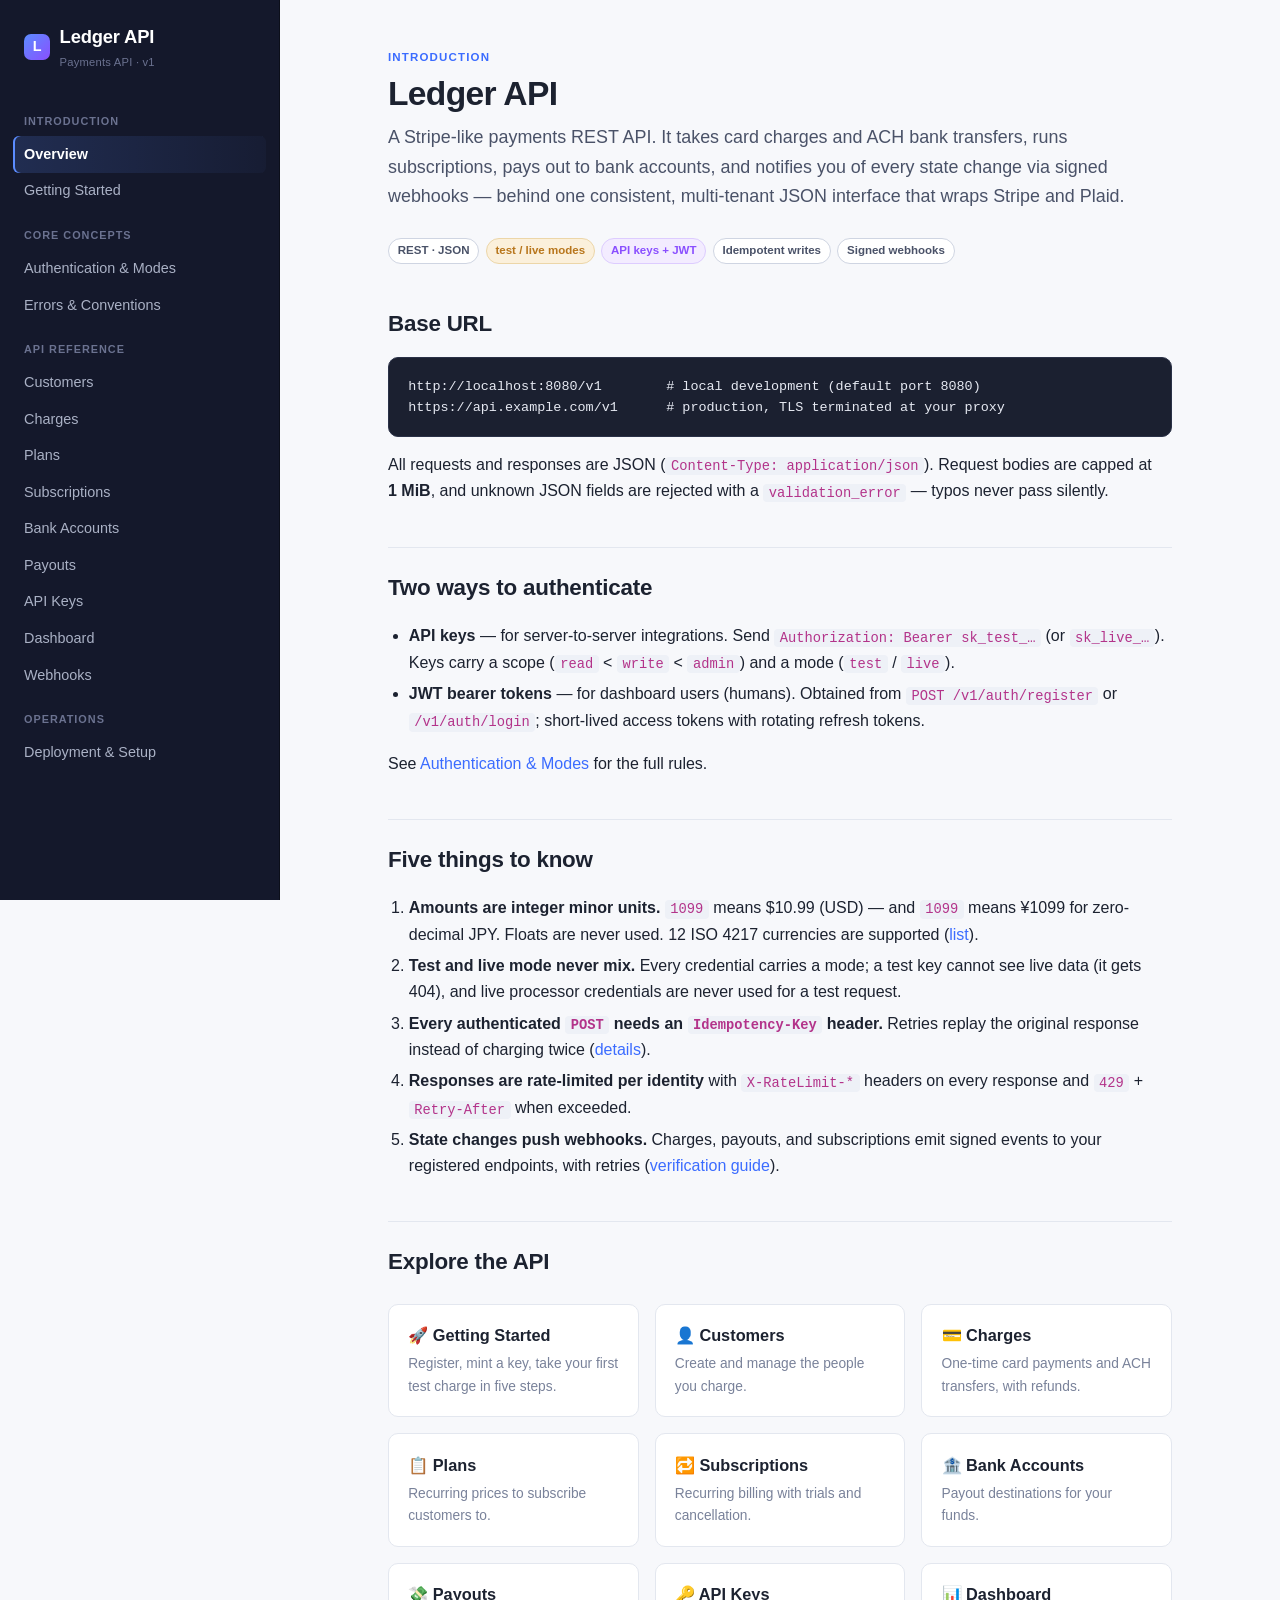
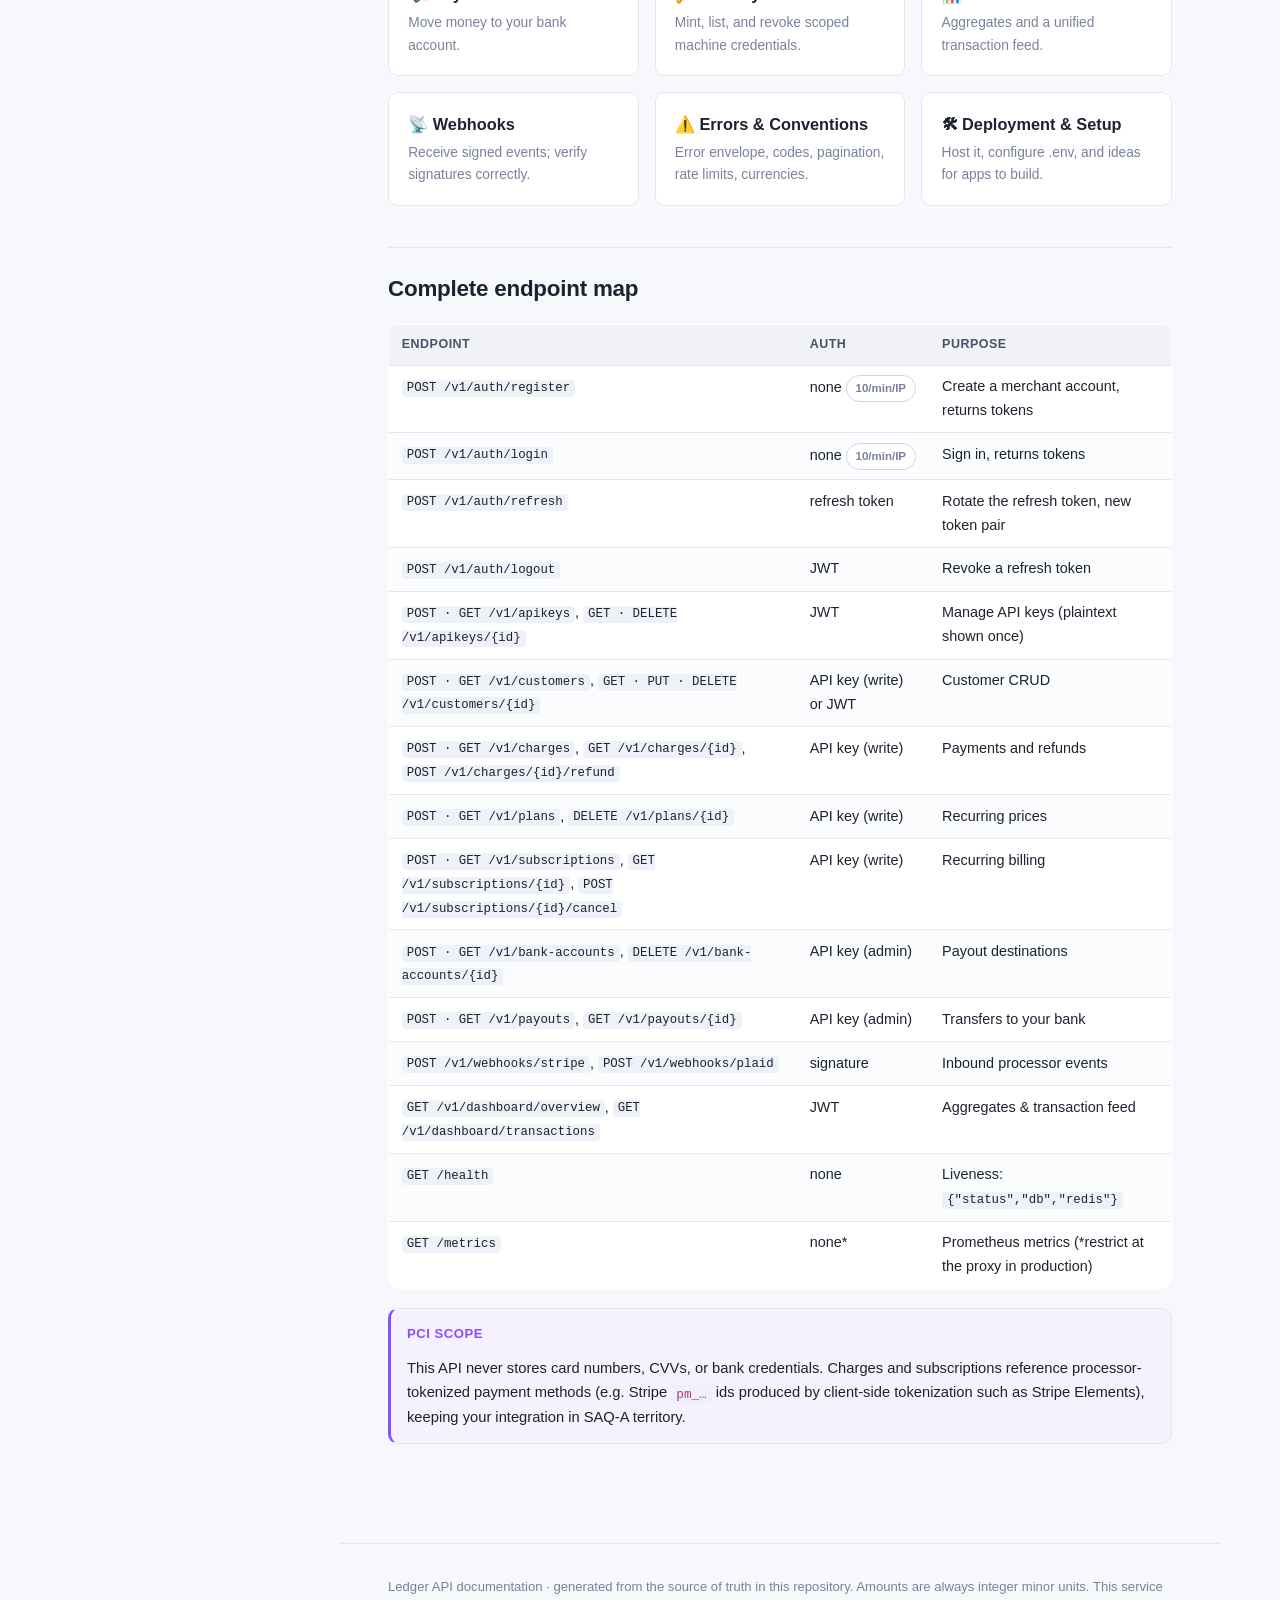
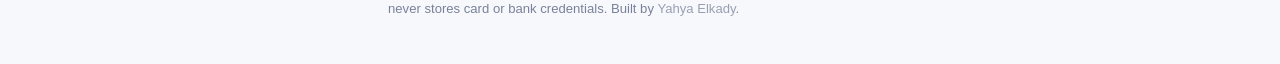
<file: docs/index.html>
<!DOCTYPE html>
<html lang="en">
<head>
  <meta charset="utf-8" />
  <meta name="viewport" content="width=device-width, initial-scale=1" />
  <title>Overview · Ledger API</title>
  <link rel="stylesheet" href="styles.css" />
</head>
<body>
  <div class="topbar">
    <button class="menu-toggle" aria-label="Toggle navigation">☰</button>
    <strong>Ledger API</strong>
  </div>
  <div class="layout">
    <aside class="sidebar">
      <div class="sidebar-brand">
        <span class="logo">L</span>
        <span>Ledger API<small>Payments API · v1</small></span>
      </div>
      <nav class="nav">
        <div class="nav-section">
          <div class="nav-section-title">Introduction</div>
          <a href="index.html">Overview</a>
          <a href="getting-started.html">Getting Started</a>
        </div>
        <div class="nav-section">
          <div class="nav-section-title">Core Concepts</div>
          <a href="authentication.html">Authentication &amp; Modes</a>
          <a href="errors.html">Errors &amp; Conventions</a>
        </div>
        <div class="nav-section">
          <div class="nav-section-title">API Reference</div>
          <a href="customers.html">Customers</a>
          <a href="charges.html">Charges</a>
          <a href="plans.html">Plans</a>
          <a href="subscriptions.html">Subscriptions</a>
          <a href="bank-accounts.html">Bank Accounts</a>
          <a href="payouts.html">Payouts</a>
          <a href="apikeys.html">API Keys</a>
          <a href="dashboard.html">Dashboard</a>
          <a href="webhooks.html">Webhooks</a>
        </div>
        <div class="nav-section">
          <div class="nav-section-title">Operations</div>
          <a href="dev-setup.html">Deployment &amp; Setup</a>
        </div>
      </nav>
    </aside>
    <div class="content">
      <main class="content-inner">

<div class="eyebrow">Introduction</div>
<h1>Ledger API</h1>
<p class="lead">
  A Stripe-like payments REST API. It takes card charges and ACH bank transfers, runs
  subscriptions, pays out to bank accounts, and notifies you of every state change via signed
  webhooks — behind one consistent, multi-tenant JSON interface that wraps Stripe and Plaid.
</p>

<div class="badge-row">
  <span class="pill">REST · JSON</span>
  <span class="pill mode">test / live modes</span>
  <span class="pill auth">API keys + JWT</span>
  <span class="pill">Idempotent writes</span>
  <span class="pill">Signed webhooks</span>
</div>

<h2>Base URL</h2>
<pre><code>http://localhost:8080/v1        # local development (default port 8080)
https://api.example.com/v1      # production, TLS terminated at your proxy</code></pre>
<p>
  All requests and responses are JSON (<code>Content-Type: application/json</code>).
  Request bodies are capped at <strong>1&nbsp;MiB</strong>, and unknown JSON fields are
  rejected with a <code>validation_error</code> — typos never pass silently.
</p>

<h2>Two ways to authenticate</h2>
<ul>
  <li><strong>API keys</strong> — for server-to-server integrations. Send
    <code>Authorization: Bearer sk_test_…</code> (or <code>sk_live_…</code>). Keys carry a
    scope (<code>read</code> &lt; <code>write</code> &lt; <code>admin</code>) and a mode
    (<code>test</code> / <code>live</code>).</li>
  <li><strong>JWT bearer tokens</strong> — for dashboard users (humans). Obtained from
    <code>POST /v1/auth/register</code> or <code>/v1/auth/login</code>; short-lived access
    tokens with rotating refresh tokens.</li>
</ul>
<p>See <a href="authentication.html">Authentication &amp; Modes</a> for the full rules.</p>

<h2>Five things to know</h2>
<ol>
  <li><strong>Amounts are integer minor units.</strong> <code>1099</code> means $10.99 (USD) — and
    <code>1099</code> means ¥1099 for zero-decimal JPY. Floats are never used.
    12 ISO 4217 currencies are supported (<a href="errors.html#currencies">list</a>).</li>
  <li><strong>Test and live mode never mix.</strong> Every credential carries a mode; a
    test key cannot see live data (it gets 404), and live processor credentials are never
    used for a test request.</li>
  <li><strong>Every authenticated <code>POST</code> needs an <code>Idempotency-Key</code> header.</strong>
    Retries replay the original response instead of charging twice
    (<a href="errors.html#idempotency">details</a>).</li>
  <li><strong>Responses are rate-limited per identity</strong> with
    <code>X-RateLimit-*</code> headers on every response and <code>429</code> +
    <code>Retry-After</code> when exceeded.</li>
  <li><strong>State changes push webhooks.</strong> Charges, payouts, and subscriptions emit
    signed events to your registered endpoints, with retries
    (<a href="webhooks.html">verification guide</a>).</li>
</ol>

<h2>Explore the API</h2>
<div class="card-grid">
  <a class="card" href="getting-started.html">
    <div class="card-title">🚀 Getting Started</div>
    <div class="card-desc">Register, mint a key, take your first test charge in five steps.</div>
  </a>
  <a class="card" href="customers.html">
    <div class="card-title">👤 Customers</div>
    <div class="card-desc">Create and manage the people you charge.</div>
  </a>
  <a class="card" href="charges.html">
    <div class="card-title">💳 Charges</div>
    <div class="card-desc">One-time card payments and ACH transfers, with refunds.</div>
  </a>
  <a class="card" href="plans.html">
    <div class="card-title">📋 Plans</div>
    <div class="card-desc">Recurring prices to subscribe customers to.</div>
  </a>
  <a class="card" href="subscriptions.html">
    <div class="card-title">🔁 Subscriptions</div>
    <div class="card-desc">Recurring billing with trials and cancellation.</div>
  </a>
  <a class="card" href="bank-accounts.html">
    <div class="card-title">🏦 Bank Accounts</div>
    <div class="card-desc">Payout destinations for your funds.</div>
  </a>
  <a class="card" href="payouts.html">
    <div class="card-title">💸 Payouts</div>
    <div class="card-desc">Move money to your bank account.</div>
  </a>
  <a class="card" href="apikeys.html">
    <div class="card-title">🔑 API Keys</div>
    <div class="card-desc">Mint, list, and revoke scoped machine credentials.</div>
  </a>
  <a class="card" href="dashboard.html">
    <div class="card-title">📊 Dashboard</div>
    <div class="card-desc">Aggregates and a unified transaction feed.</div>
  </a>
  <a class="card" href="webhooks.html">
    <div class="card-title">📡 Webhooks</div>
    <div class="card-desc">Receive signed events; verify signatures correctly.</div>
  </a>
  <a class="card" href="errors.html">
    <div class="card-title">⚠️ Errors &amp; Conventions</div>
    <div class="card-desc">Error envelope, codes, pagination, rate limits, currencies.</div>
  </a>
  <a class="card" href="dev-setup.html">
    <div class="card-title">🛠 Deployment &amp; Setup</div>
    <div class="card-desc">Host it, configure .env, and ideas for apps to build.</div>
  </a>
</div>

<h2>Complete endpoint map</h2>
<div class="table-wrap">
<table>
  <thead><tr><th>Endpoint</th><th>Auth</th><th>Purpose</th></tr></thead>
  <tbody>
    <tr><td><code>POST /v1/auth/register</code></td><td>none <span class="pill muted">10/min/IP</span></td><td>Create a merchant account, returns tokens</td></tr>
    <tr><td><code>POST /v1/auth/login</code></td><td>none <span class="pill muted">10/min/IP</span></td><td>Sign in, returns tokens</td></tr>
    <tr><td><code>POST /v1/auth/refresh</code></td><td>refresh token</td><td>Rotate the refresh token, new token pair</td></tr>
    <tr><td><code>POST /v1/auth/logout</code></td><td>JWT</td><td>Revoke a refresh token</td></tr>
    <tr><td><code>POST · GET /v1/apikeys</code>, <code>GET · DELETE /v1/apikeys/{id}</code></td><td>JWT</td><td>Manage API keys (plaintext shown once)</td></tr>
    <tr><td><code>POST · GET /v1/customers</code>, <code>GET · PUT · DELETE /v1/customers/{id}</code></td><td>API key (write) or JWT</td><td>Customer CRUD</td></tr>
    <tr><td><code>POST · GET /v1/charges</code>, <code>GET /v1/charges/{id}</code>, <code>POST /v1/charges/{id}/refund</code></td><td>API key (write)</td><td>Payments and refunds</td></tr>
    <tr><td><code>POST · GET /v1/plans</code>, <code>DELETE /v1/plans/{id}</code></td><td>API key (write)</td><td>Recurring prices</td></tr>
    <tr><td><code>POST · GET /v1/subscriptions</code>, <code>GET /v1/subscriptions/{id}</code>, <code>POST /v1/subscriptions/{id}/cancel</code></td><td>API key (write)</td><td>Recurring billing</td></tr>
    <tr><td><code>POST · GET /v1/bank-accounts</code>, <code>DELETE /v1/bank-accounts/{id}</code></td><td>API key (admin)</td><td>Payout destinations</td></tr>
    <tr><td><code>POST · GET /v1/payouts</code>, <code>GET /v1/payouts/{id}</code></td><td>API key (admin)</td><td>Transfers to your bank</td></tr>
    <tr><td><code>POST /v1/webhooks/stripe</code>, <code>POST /v1/webhooks/plaid</code></td><td>signature</td><td>Inbound processor events</td></tr>
    <tr><td><code>GET /v1/dashboard/overview</code>, <code>GET /v1/dashboard/transactions</code></td><td>JWT</td><td>Aggregates &amp; transaction feed</td></tr>
    <tr><td><code>GET /health</code></td><td>none</td><td>Liveness: <code>{"status","db","redis"}</code></td></tr>
    <tr><td><code>GET /metrics</code></td><td>none*</td><td>Prometheus metrics (*restrict at the proxy in production)</td></tr>
  </tbody>
</table>
</div>

<div class="callout security">
  <span class="callout-title">PCI scope</span>
  <p>This API never stores card numbers, CVVs, or bank credentials. Charges and subscriptions
  reference processor-tokenized payment methods (e.g. Stripe <code>pm_…</code> ids produced by
  client-side tokenization such as Stripe Elements), keeping your integration in SAQ-A territory.</p>
</div>

      </main>
      <footer class="footer">
        Ledger API documentation · generated from the source of truth in this repository.
        Amounts are always integer minor units. This service never stores card or bank credentials.
        Built by <a href="https://github.com/yahya-elkady/ledger" style="color:inherit;opacity:0.75;">Yahya Elkady</a>.
      </footer>
    </div>
  </div>
  <script>
    (function () {
      var file = location.pathname.split('/').pop() || 'index.html';
      var links = document.querySelectorAll('.nav a');
      for (var i = 0; i < links.length; i++) {
        if (links[i].getAttribute('href') === file) links[i].classList.add('active');
      }
      var toggle = document.querySelector('.menu-toggle');
      if (toggle) toggle.addEventListener('click', function () { document.body.classList.toggle('nav-open'); });
      document.addEventListener('click', function (e) {
        if (document.body.classList.contains('nav-open') && e.target.classList.contains('nav-open')) {
          document.body.classList.remove('nav-open');
        }
      });
    })();
  </script>
</body>
</html>
</file>
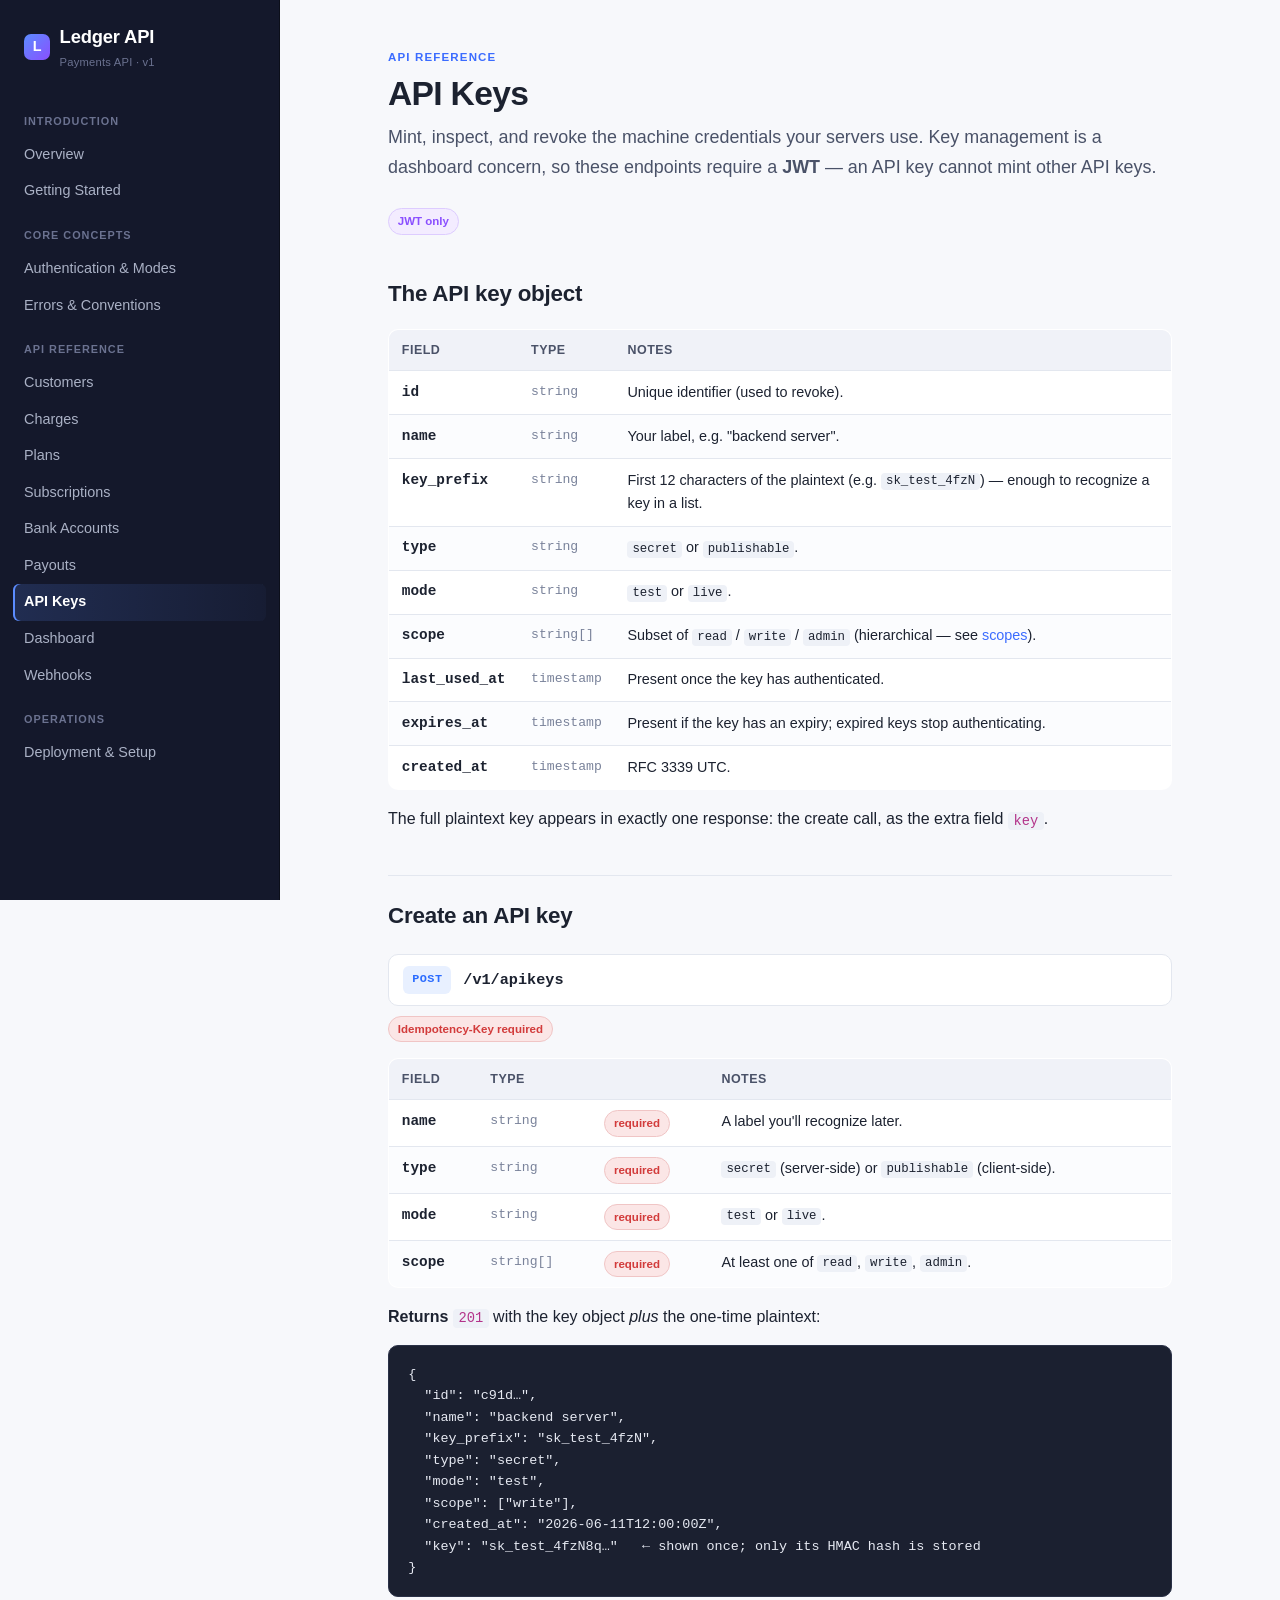
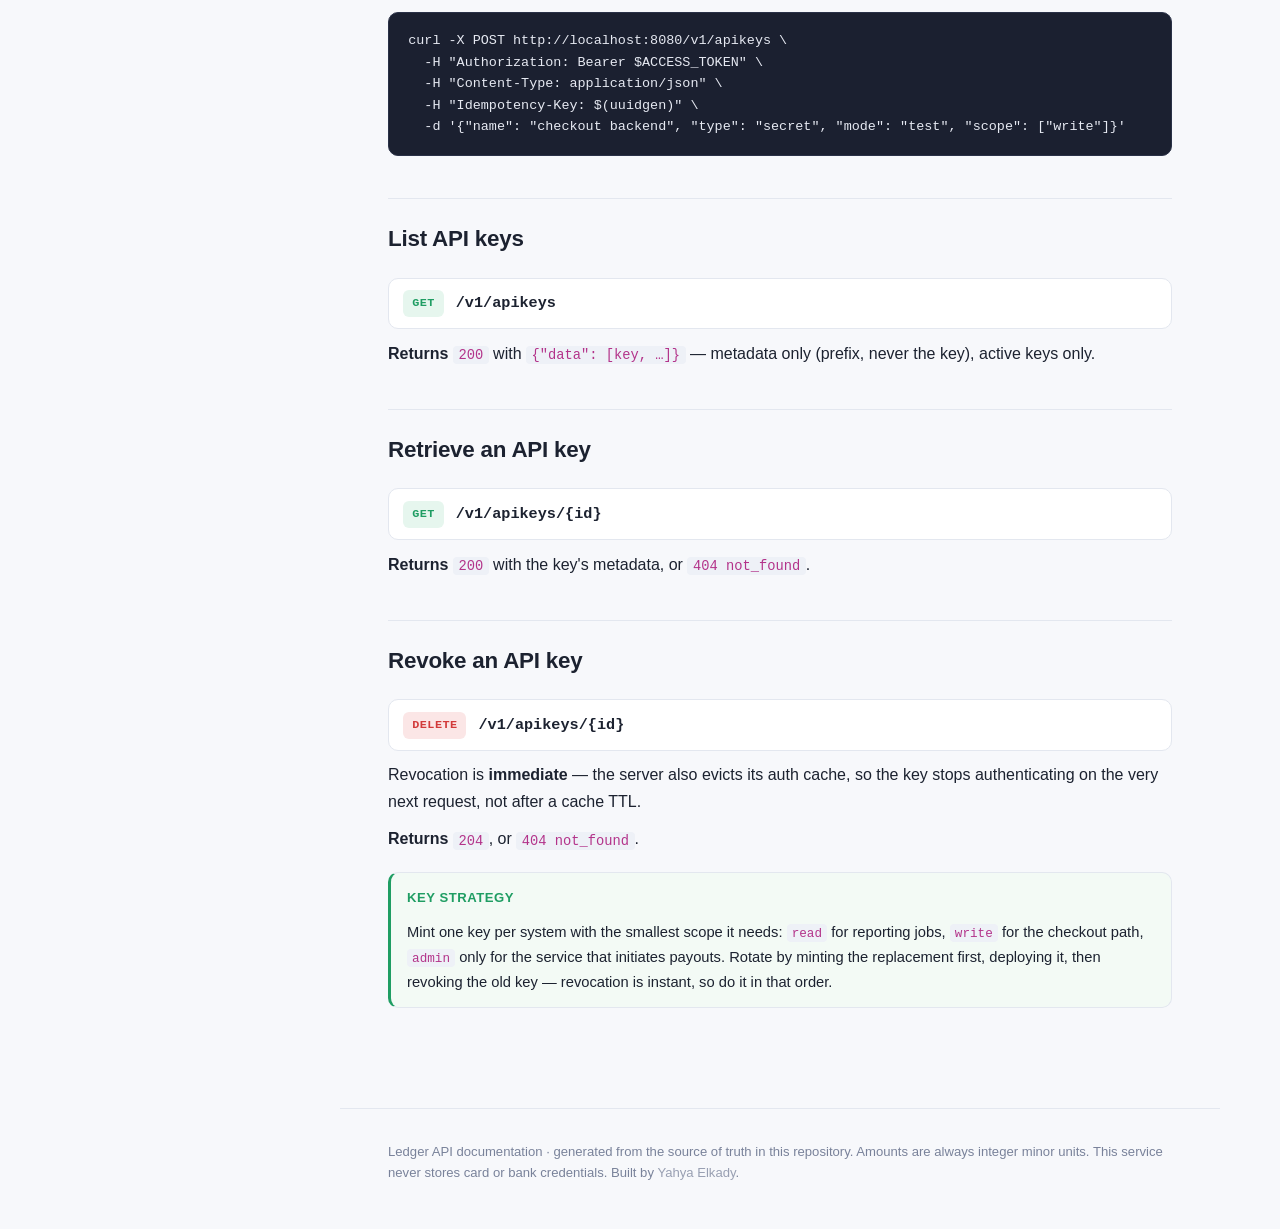
<file: docs/apikeys.html>
<!DOCTYPE html>
<html lang="en">
<head>
  <meta charset="utf-8" />
  <meta name="viewport" content="width=device-width, initial-scale=1" />
  <title>API Keys · Ledger API</title>
  <link rel="stylesheet" href="styles.css" />
</head>
<body>
  <div class="topbar">
    <button class="menu-toggle" aria-label="Toggle navigation">☰</button>
    <strong>Ledger API</strong>
  </div>
  <div class="layout">
    <aside class="sidebar">
      <div class="sidebar-brand">
        <span class="logo">L</span>
        <span>Ledger API<small>Payments API · v1</small></span>
      </div>
      <nav class="nav">
        <div class="nav-section">
          <div class="nav-section-title">Introduction</div>
          <a href="index.html">Overview</a>
          <a href="getting-started.html">Getting Started</a>
        </div>
        <div class="nav-section">
          <div class="nav-section-title">Core Concepts</div>
          <a href="authentication.html">Authentication &amp; Modes</a>
          <a href="errors.html">Errors &amp; Conventions</a>
        </div>
        <div class="nav-section">
          <div class="nav-section-title">API Reference</div>
          <a href="customers.html">Customers</a>
          <a href="charges.html">Charges</a>
          <a href="plans.html">Plans</a>
          <a href="subscriptions.html">Subscriptions</a>
          <a href="bank-accounts.html">Bank Accounts</a>
          <a href="payouts.html">Payouts</a>
          <a href="apikeys.html">API Keys</a>
          <a href="dashboard.html">Dashboard</a>
          <a href="webhooks.html">Webhooks</a>
        </div>
        <div class="nav-section">
          <div class="nav-section-title">Operations</div>
          <a href="dev-setup.html">Deployment &amp; Setup</a>
        </div>
      </nav>
    </aside>
    <div class="content">
      <main class="content-inner">

<div class="eyebrow">API Reference</div>
<h1>API Keys</h1>
<p class="lead">
  Mint, inspect, and revoke the machine credentials your servers use. Key management is a
  dashboard concern, so these endpoints require a <strong>JWT</strong> — an API key cannot mint
  other API keys.
</p>
<div class="meta-row">
  <span class="pill auth">JWT only</span>
</div>

<h2>The API key object</h2>
<div class="table-wrap">
<table>
  <thead><tr><th>Field</th><th>Type</th><th>Notes</th></tr></thead>
  <tbody>
    <tr><td class="field-name">id</td><td class="field-type">string</td><td>Unique identifier (used to revoke).</td></tr>
    <tr><td class="field-name">name</td><td class="field-type">string</td><td>Your label, e.g. "backend server".</td></tr>
    <tr><td class="field-name">key_prefix</td><td class="field-type">string</td><td>First 12 characters of the plaintext (e.g. <code>sk_test_4fzN</code>) — enough to recognize a key in a list.</td></tr>
    <tr><td class="field-name">type</td><td class="field-type">string</td><td><code>secret</code> or <code>publishable</code>.</td></tr>
    <tr><td class="field-name">mode</td><td class="field-type">string</td><td><code>test</code> or <code>live</code>.</td></tr>
    <tr><td class="field-name">scope</td><td class="field-type">string[]</td><td>Subset of <code>read</code> / <code>write</code> / <code>admin</code> (hierarchical — see <a href="authentication.html">scopes</a>).</td></tr>
    <tr><td class="field-name">last_used_at</td><td class="field-type">timestamp</td><td>Present once the key has authenticated.</td></tr>
    <tr><td class="field-name">expires_at</td><td class="field-type">timestamp</td><td>Present if the key has an expiry; expired keys stop authenticating.</td></tr>
    <tr><td class="field-name">created_at</td><td class="field-type">timestamp</td><td>RFC 3339 UTC.</td></tr>
  </tbody>
</table>
</div>
<p>The full plaintext key appears in exactly one response: the create call, as the extra field
<code>key</code>.</p>

<h2>Create an API key</h2>
<div class="endpoint"><span class="method post">POST</span><span class="path">/v1/apikeys</span></div>
<div class="meta-row"><span class="pill req">Idempotency-Key required</span></div>
<div class="table-wrap">
<table>
  <thead><tr><th>Field</th><th>Type</th><th></th><th>Notes</th></tr></thead>
  <tbody>
    <tr><td class="field-name">name</td><td class="field-type">string</td><td><span class="pill req">required</span></td><td>A label you'll recognize later.</td></tr>
    <tr><td class="field-name">type</td><td class="field-type">string</td><td><span class="pill req">required</span></td><td><code>secret</code> (server-side) or <code>publishable</code> (client-side).</td></tr>
    <tr><td class="field-name">mode</td><td class="field-type">string</td><td><span class="pill req">required</span></td><td><code>test</code> or <code>live</code>.</td></tr>
    <tr><td class="field-name">scope</td><td class="field-type">string[]</td><td><span class="pill req">required</span></td><td>At least one of <code>read</code>, <code>write</code>, <code>admin</code>.</td></tr>
  </tbody>
</table>
</div>
<p><strong>Returns</strong> <code>201</code> with the key object <em>plus</em> the one-time
plaintext:</p>
<pre><code>{
  "id": "c91d…",
  "name": "backend server",
  "key_prefix": "sk_test_4fzN",
  "type": "secret",
  "mode": "test",
  "scope": ["write"],
  "created_at": "2026-06-11T12:00:00Z",
  "key": "sk_test_4fzN8q…"   ← shown once; only its HMAC hash is stored
}</code></pre>
<pre><code>curl -X POST http://localhost:8080/v1/apikeys \
  -H "Authorization: Bearer $ACCESS_TOKEN" \
  -H "Content-Type: application/json" \
  -H "Idempotency-Key: $(uuidgen)" \
  -d '{"name": "checkout backend", "type": "secret", "mode": "test", "scope": ["write"]}'</code></pre>

<h2>List API keys</h2>
<div class="endpoint"><span class="method get">GET</span><span class="path">/v1/apikeys</span></div>
<p><strong>Returns</strong> <code>200</code> with <code>{"data": [key, …]}</code> — metadata
only (prefix, never the key), active keys only.</p>

<h2>Retrieve an API key</h2>
<div class="endpoint"><span class="method get">GET</span><span class="path">/v1/apikeys/{id}</span></div>
<p><strong>Returns</strong> <code>200</code> with the key's metadata, or
<code>404 not_found</code>.</p>

<h2>Revoke an API key</h2>
<div class="endpoint"><span class="method delete">DELETE</span><span class="path">/v1/apikeys/{id}</span></div>
<p>Revocation is <strong>immediate</strong> — the server also evicts its auth cache, so the key
stops authenticating on the very next request, not after a cache TTL.</p>
<p><strong>Returns</strong> <code>204</code>, or <code>404 not_found</code>.</p>

<div class="callout tip">
  <span class="callout-title">Key strategy</span>
  <p>Mint one key per system with the smallest scope it needs: <code>read</code> for reporting
  jobs, <code>write</code> for the checkout path, <code>admin</code> only for the service that
  initiates payouts. Rotate by minting the replacement first, deploying it, then revoking the
  old key — revocation is instant, so do it in that order.</p>
</div>

      </main>
      <footer class="footer">
        Ledger API documentation · generated from the source of truth in this repository.
        Amounts are always integer minor units. This service never stores card or bank credentials.
        Built by <a href="https://github.com/yahya-elkady/ledger" style="color:inherit;opacity:0.75;">Yahya Elkady</a>.
      </footer>
    </div>
  </div>
  <script>
    (function () {
      var file = location.pathname.split('/').pop() || 'index.html';
      var links = document.querySelectorAll('.nav a');
      for (var i = 0; i < links.length; i++) {
        if (links[i].getAttribute('href') === file) links[i].classList.add('active');
      }
      var toggle = document.querySelector('.menu-toggle');
      if (toggle) toggle.addEventListener('click', function () { document.body.classList.toggle('nav-open'); });
      document.addEventListener('click', function (e) {
        if (document.body.classList.contains('nav-open') && e.target.classList.contains('nav-open')) {
          document.body.classList.remove('nav-open');
        }
      });
    })();
  </script>
</body>
</html>
</file>
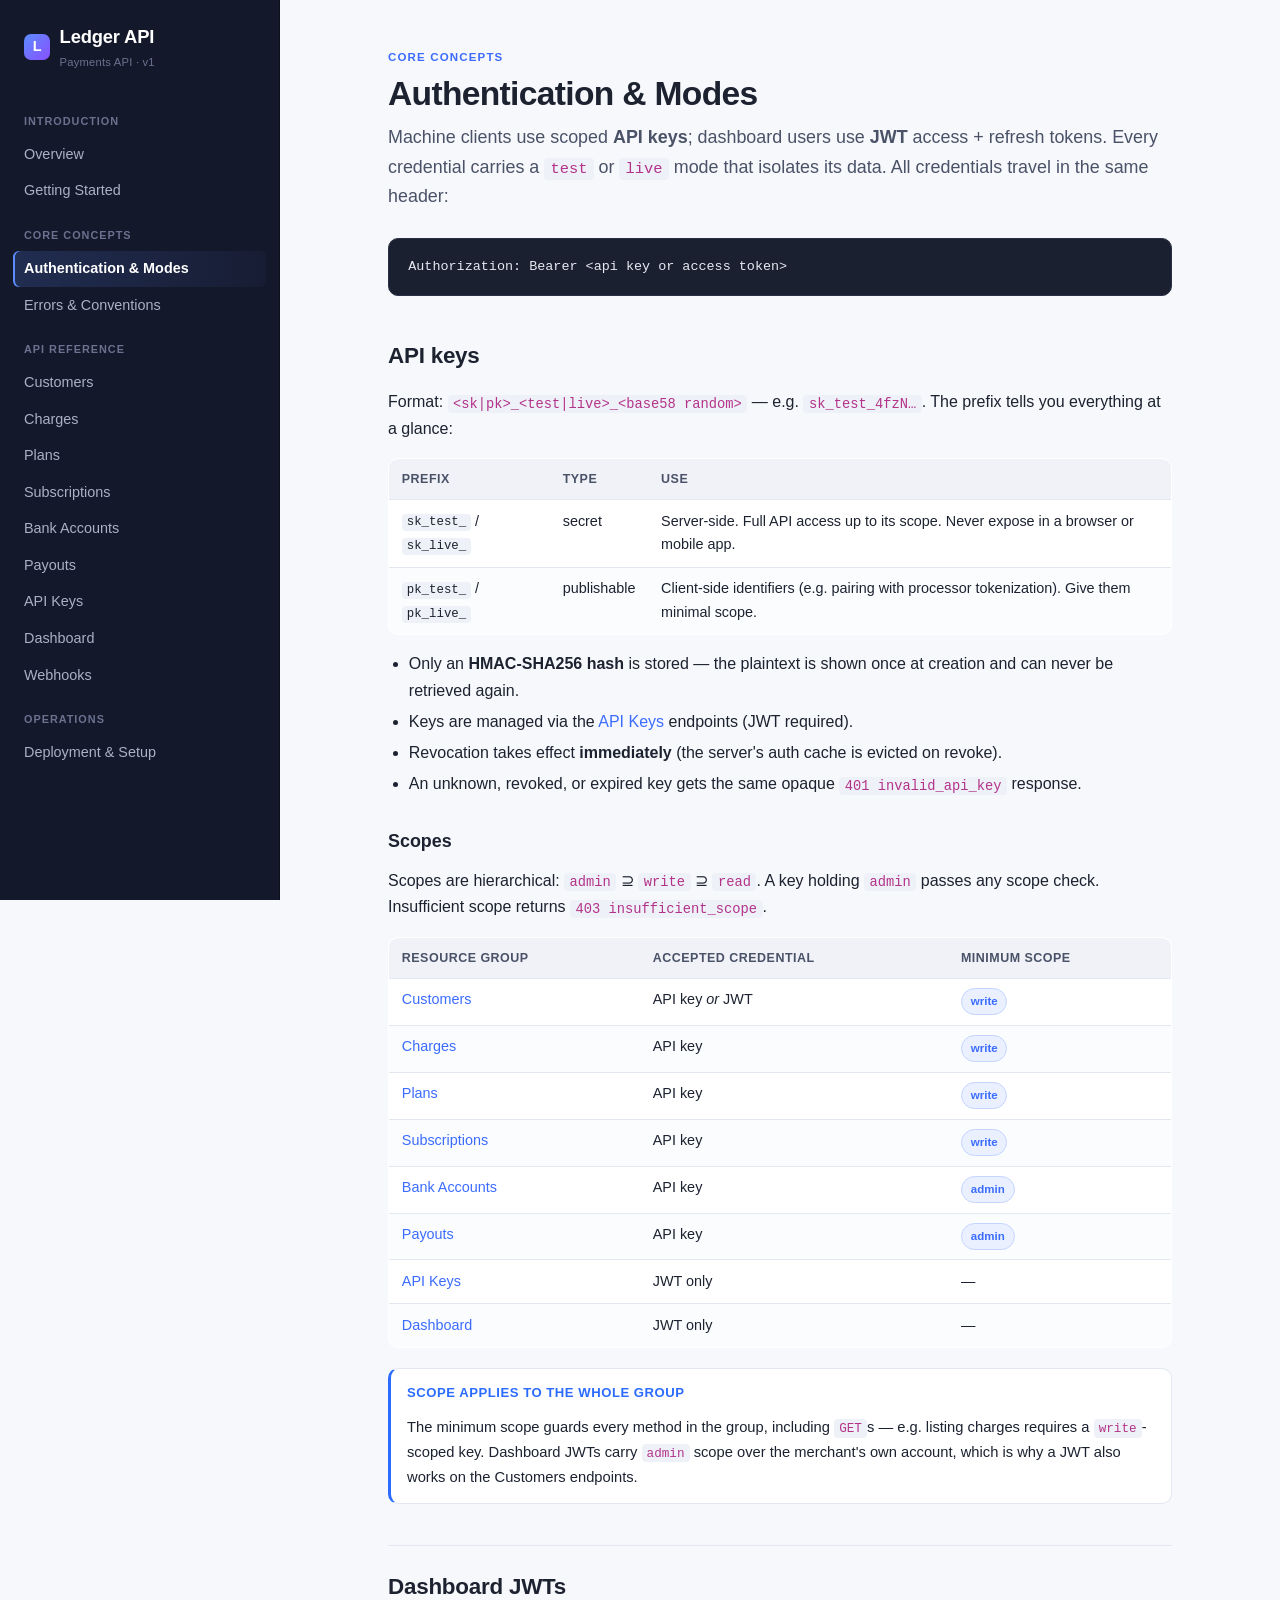
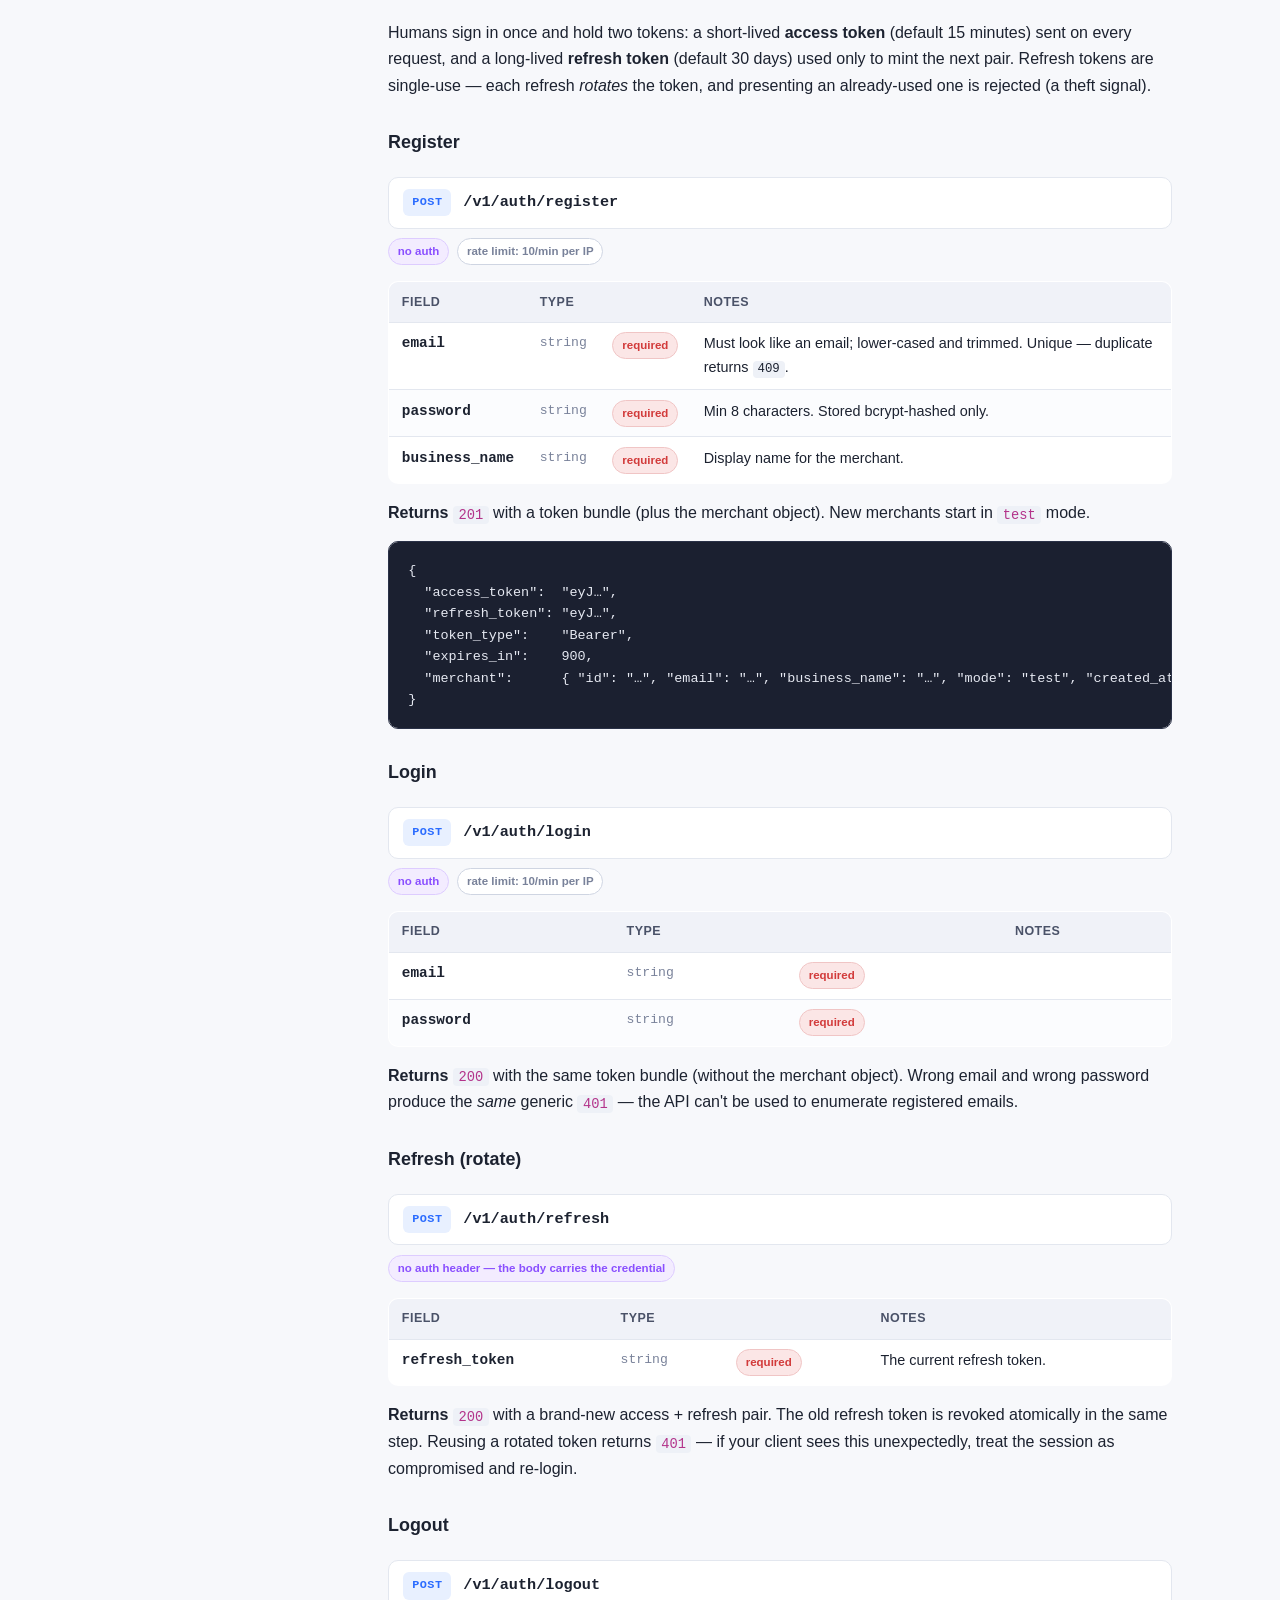
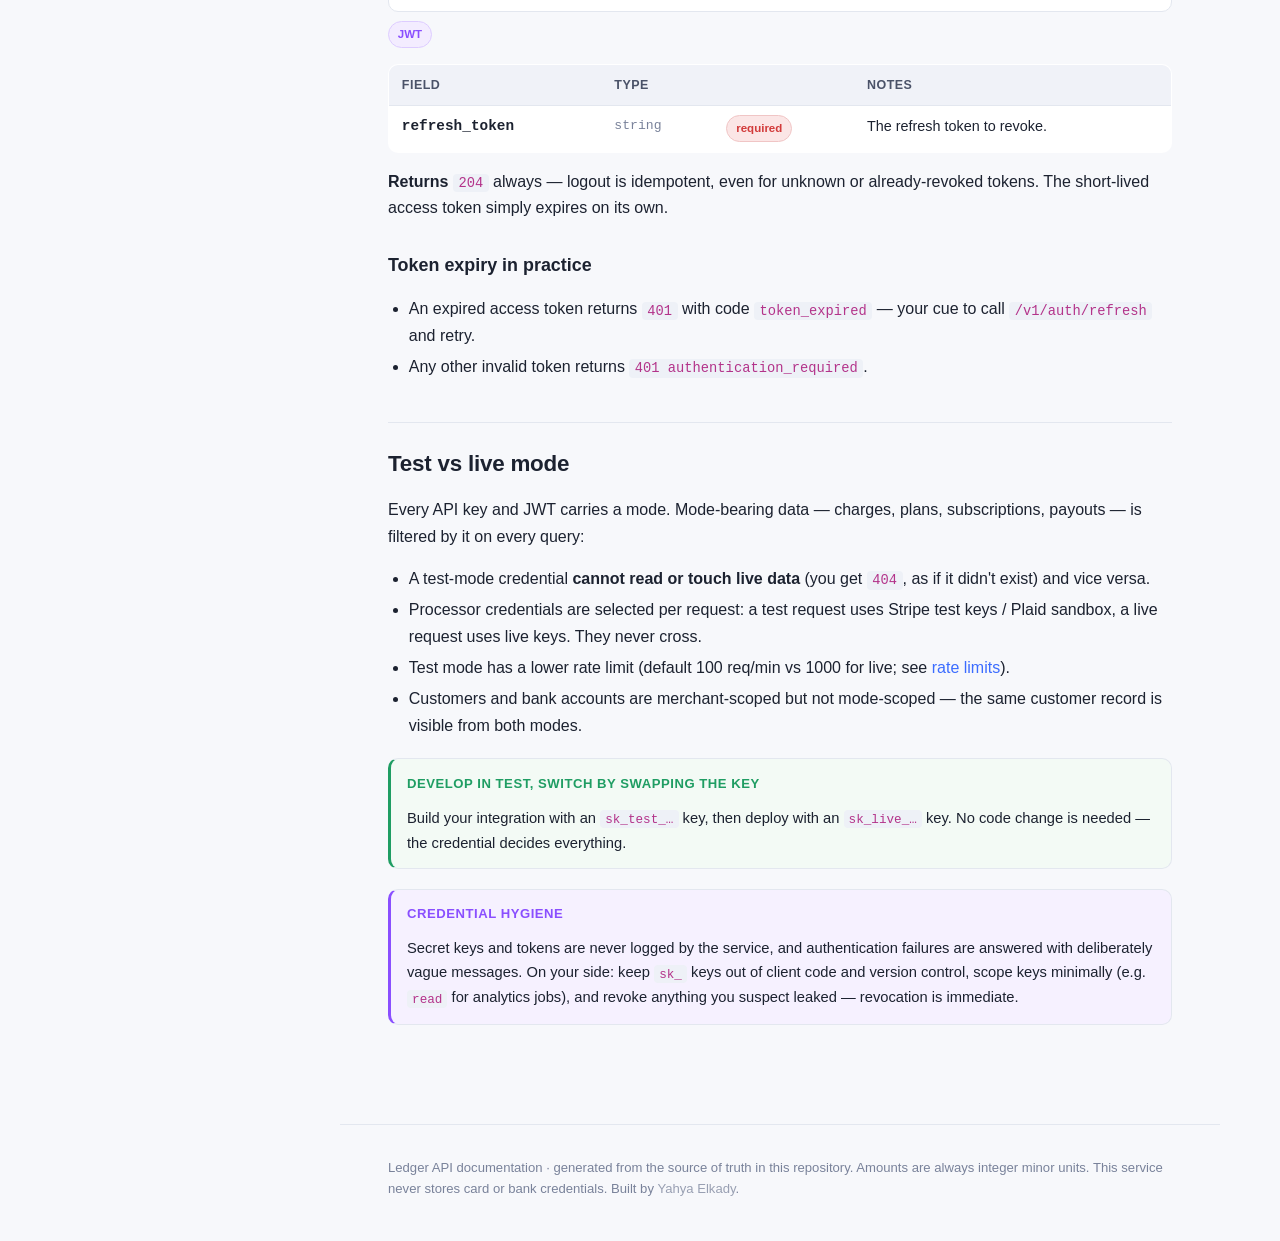
<file: docs/authentication.html>
<!DOCTYPE html>
<html lang="en">
<head>
  <meta charset="utf-8" />
  <meta name="viewport" content="width=device-width, initial-scale=1" />
  <title>Authentication &amp; Modes · Ledger API</title>
  <link rel="stylesheet" href="styles.css" />
</head>
<body>
  <div class="topbar">
    <button class="menu-toggle" aria-label="Toggle navigation">☰</button>
    <strong>Ledger API</strong>
  </div>
  <div class="layout">
    <aside class="sidebar">
      <div class="sidebar-brand">
        <span class="logo">L</span>
        <span>Ledger API<small>Payments API · v1</small></span>
      </div>
      <nav class="nav">
        <div class="nav-section">
          <div class="nav-section-title">Introduction</div>
          <a href="index.html">Overview</a>
          <a href="getting-started.html">Getting Started</a>
        </div>
        <div class="nav-section">
          <div class="nav-section-title">Core Concepts</div>
          <a href="authentication.html">Authentication &amp; Modes</a>
          <a href="errors.html">Errors &amp; Conventions</a>
        </div>
        <div class="nav-section">
          <div class="nav-section-title">API Reference</div>
          <a href="customers.html">Customers</a>
          <a href="charges.html">Charges</a>
          <a href="plans.html">Plans</a>
          <a href="subscriptions.html">Subscriptions</a>
          <a href="bank-accounts.html">Bank Accounts</a>
          <a href="payouts.html">Payouts</a>
          <a href="apikeys.html">API Keys</a>
          <a href="dashboard.html">Dashboard</a>
          <a href="webhooks.html">Webhooks</a>
        </div>
        <div class="nav-section">
          <div class="nav-section-title">Operations</div>
          <a href="dev-setup.html">Deployment &amp; Setup</a>
        </div>
      </nav>
    </aside>
    <div class="content">
      <main class="content-inner">

<div class="eyebrow">Core Concepts</div>
<h1>Authentication &amp; Modes</h1>
<p class="lead">
  Machine clients use scoped <strong>API keys</strong>; dashboard users use <strong>JWT</strong>
  access + refresh tokens. Every credential carries a <code>test</code> or <code>live</code> mode
  that isolates its data. All credentials travel in the same header:
</p>
<pre><code>Authorization: Bearer &lt;api key or access token&gt;</code></pre>

<h2>API keys</h2>
<p>Format: <code>&lt;sk|pk&gt;_&lt;test|live&gt;_&lt;base58 random&gt;</code> — e.g.
<code>sk_test_4fzN…</code>. The prefix tells you everything at a glance:</p>
<div class="table-wrap">
<table>
  <thead><tr><th>Prefix</th><th>Type</th><th>Use</th></tr></thead>
  <tbody>
    <tr><td><code>sk_test_</code> / <code>sk_live_</code></td><td>secret</td><td>Server-side. Full API access up to its scope. Never expose in a browser or mobile app.</td></tr>
    <tr><td><code>pk_test_</code> / <code>pk_live_</code></td><td>publishable</td><td>Client-side identifiers (e.g. pairing with processor tokenization). Give them minimal scope.</td></tr>
  </tbody>
</table>
</div>
<ul>
  <li>Only an <strong>HMAC-SHA256 hash</strong> is stored — the plaintext is shown once at
    creation and can never be retrieved again.</li>
  <li>Keys are managed via the <a href="apikeys.html">API Keys</a> endpoints (JWT required).</li>
  <li>Revocation takes effect <strong>immediately</strong> (the server's auth cache is evicted
    on revoke).</li>
  <li>An unknown, revoked, or expired key gets the same opaque
    <code>401 invalid_api_key</code> response.</li>
</ul>

<h3>Scopes</h3>
<p>Scopes are hierarchical: <code>admin</code> ⊇ <code>write</code> ⊇ <code>read</code>.
A key holding <code>admin</code> passes any scope check. Insufficient scope returns
<code>403 insufficient_scope</code>.</p>
<div class="table-wrap">
<table>
  <thead><tr><th>Resource group</th><th>Accepted credential</th><th>Minimum scope</th></tr></thead>
  <tbody>
    <tr><td><a href="customers.html">Customers</a></td><td>API key <em>or</em> JWT</td><td><span class="pill scope">write</span></td></tr>
    <tr><td><a href="charges.html">Charges</a></td><td>API key</td><td><span class="pill scope">write</span></td></tr>
    <tr><td><a href="plans.html">Plans</a></td><td>API key</td><td><span class="pill scope">write</span></td></tr>
    <tr><td><a href="subscriptions.html">Subscriptions</a></td><td>API key</td><td><span class="pill scope">write</span></td></tr>
    <tr><td><a href="bank-accounts.html">Bank Accounts</a></td><td>API key</td><td><span class="pill scope">admin</span></td></tr>
    <tr><td><a href="payouts.html">Payouts</a></td><td>API key</td><td><span class="pill scope">admin</span></td></tr>
    <tr><td><a href="apikeys.html">API Keys</a></td><td>JWT only</td><td>—</td></tr>
    <tr><td><a href="dashboard.html">Dashboard</a></td><td>JWT only</td><td>—</td></tr>
  </tbody>
</table>
</div>
<div class="callout note">
  <span class="callout-title">Scope applies to the whole group</span>
  <p>The minimum scope guards every method in the group, including <code>GET</code>s — e.g.
  listing charges requires a <code>write</code>-scoped key. Dashboard JWTs carry
  <code>admin</code> scope over the merchant's own account, which is why a JWT also works on
  the Customers endpoints.</p>
</div>

<h2>Dashboard JWTs</h2>
<p>Humans sign in once and hold two tokens: a short-lived <strong>access token</strong>
(default 15 minutes) sent on every request, and a long-lived <strong>refresh token</strong>
(default 30 days) used only to mint the next pair. Refresh tokens are single-use — each refresh
<em>rotates</em> the token, and presenting an already-used one is rejected (a theft signal).</p>

<h3 class="anchor-h" id="register">Register</h3>
<div class="endpoint"><span class="method post">POST</span><span class="path">/v1/auth/register</span></div>
<div class="meta-row"><span class="pill auth">no auth</span><span class="pill muted">rate limit: 10/min per IP</span></div>
<div class="table-wrap">
<table>
  <thead><tr><th>Field</th><th>Type</th><th></th><th>Notes</th></tr></thead>
  <tbody>
    <tr><td class="field-name">email</td><td class="field-type">string</td><td><span class="pill req">required</span></td><td>Must look like an email; lower-cased and trimmed. Unique — duplicate returns <code>409</code>.</td></tr>
    <tr><td class="field-name">password</td><td class="field-type">string</td><td><span class="pill req">required</span></td><td>Min 8 characters. Stored bcrypt-hashed only.</td></tr>
    <tr><td class="field-name">business_name</td><td class="field-type">string</td><td><span class="pill req">required</span></td><td>Display name for the merchant.</td></tr>
  </tbody>
</table>
</div>
<p><strong>Returns</strong> <code>201</code> with a token bundle (plus the merchant object). New
merchants start in <code>test</code> mode.</p>
<pre><code>{
  "access_token":  "eyJ…",
  "refresh_token": "eyJ…",
  "token_type":    "Bearer",
  "expires_in":    900,
  "merchant":      { "id": "…", "email": "…", "business_name": "…", "mode": "test", "created_at": "…", "updated_at": "…" }
}</code></pre>

<h3 class="anchor-h" id="login">Login</h3>
<div class="endpoint"><span class="method post">POST</span><span class="path">/v1/auth/login</span></div>
<div class="meta-row"><span class="pill auth">no auth</span><span class="pill muted">rate limit: 10/min per IP</span></div>
<div class="table-wrap">
<table>
  <thead><tr><th>Field</th><th>Type</th><th></th><th>Notes</th></tr></thead>
  <tbody>
    <tr><td class="field-name">email</td><td class="field-type">string</td><td><span class="pill req">required</span></td><td></td></tr>
    <tr><td class="field-name">password</td><td class="field-type">string</td><td><span class="pill req">required</span></td><td></td></tr>
  </tbody>
</table>
</div>
<p><strong>Returns</strong> <code>200</code> with the same token bundle (without the merchant
object). Wrong email and wrong password produce the <em>same</em> generic
<code>401</code> — the API can't be used to enumerate registered emails.</p>

<h3 class="anchor-h" id="refresh">Refresh (rotate)</h3>
<div class="endpoint"><span class="method post">POST</span><span class="path">/v1/auth/refresh</span></div>
<div class="meta-row"><span class="pill auth">no auth header — the body carries the credential</span></div>
<div class="table-wrap">
<table>
  <thead><tr><th>Field</th><th>Type</th><th></th><th>Notes</th></tr></thead>
  <tbody>
    <tr><td class="field-name">refresh_token</td><td class="field-type">string</td><td><span class="pill req">required</span></td><td>The current refresh token.</td></tr>
  </tbody>
</table>
</div>
<p><strong>Returns</strong> <code>200</code> with a brand-new access + refresh pair. The old
refresh token is revoked atomically in the same step. Reusing a rotated token returns
<code>401</code> — if your client sees this unexpectedly, treat the session as compromised and
re-login.</p>

<h3 class="anchor-h" id="logout">Logout</h3>
<div class="endpoint"><span class="method post">POST</span><span class="path">/v1/auth/logout</span></div>
<div class="meta-row"><span class="pill auth">JWT</span></div>
<div class="table-wrap">
<table>
  <thead><tr><th>Field</th><th>Type</th><th></th><th>Notes</th></tr></thead>
  <tbody>
    <tr><td class="field-name">refresh_token</td><td class="field-type">string</td><td><span class="pill req">required</span></td><td>The refresh token to revoke.</td></tr>
  </tbody>
</table>
</div>
<p><strong>Returns</strong> <code>204</code> always — logout is idempotent, even for unknown or
already-revoked tokens. The short-lived access token simply expires on its own.</p>

<h3>Token expiry in practice</h3>
<ul>
  <li>An expired access token returns <code>401</code> with code <code>token_expired</code> —
    your cue to call <code>/v1/auth/refresh</code> and retry.</li>
  <li>Any other invalid token returns <code>401 authentication_required</code>.</li>
</ul>

<h2 class="anchor-h" id="modes">Test vs live mode</h2>
<p>Every API key and JWT carries a mode. Mode-bearing data — charges, plans, subscriptions,
payouts — is filtered by it on every query:</p>
<ul>
  <li>A test-mode credential <strong>cannot read or touch live data</strong> (you get
    <code>404</code>, as if it didn't exist) and vice versa.</li>
  <li>Processor credentials are selected per request: a test request uses Stripe test keys /
    Plaid sandbox, a live request uses live keys. They never cross.</li>
  <li>Test mode has a lower rate limit (default 100 req/min vs 1000 for live; see
    <a href="errors.html#rate-limits">rate limits</a>).</li>
  <li>Customers and bank accounts are merchant-scoped but not mode-scoped — the same customer
    record is visible from both modes.</li>
</ul>
<div class="callout tip">
  <span class="callout-title">Develop in test, switch by swapping the key</span>
  <p>Build your integration with an <code>sk_test_…</code> key, then deploy with an
  <code>sk_live_…</code> key. No code change is needed — the credential decides everything.</p>
</div>

<div class="callout security">
  <span class="callout-title">Credential hygiene</span>
  <p>Secret keys and tokens are never logged by the service, and authentication failures are
  answered with deliberately vague messages. On your side: keep <code>sk_</code> keys out of
  client code and version control, scope keys minimally (e.g. <code>read</code> for analytics
  jobs), and revoke anything you suspect leaked — revocation is immediate.</p>
</div>

      </main>
      <footer class="footer">
        Ledger API documentation · generated from the source of truth in this repository.
        Amounts are always integer minor units. This service never stores card or bank credentials.
        Built by <a href="https://github.com/yahya-elkady/ledger" style="color:inherit;opacity:0.75;">Yahya Elkady</a>.
      </footer>
    </div>
  </div>
  <script>
    (function () {
      var file = location.pathname.split('/').pop() || 'index.html';
      var links = document.querySelectorAll('.nav a');
      for (var i = 0; i < links.length; i++) {
        if (links[i].getAttribute('href') === file) links[i].classList.add('active');
      }
      var toggle = document.querySelector('.menu-toggle');
      if (toggle) toggle.addEventListener('click', function () { document.body.classList.toggle('nav-open'); });
      document.addEventListener('click', function (e) {
        if (document.body.classList.contains('nav-open') && e.target.classList.contains('nav-open')) {
          document.body.classList.remove('nav-open');
        }
      });
    })();
  </script>
</body>
</html>
</file>
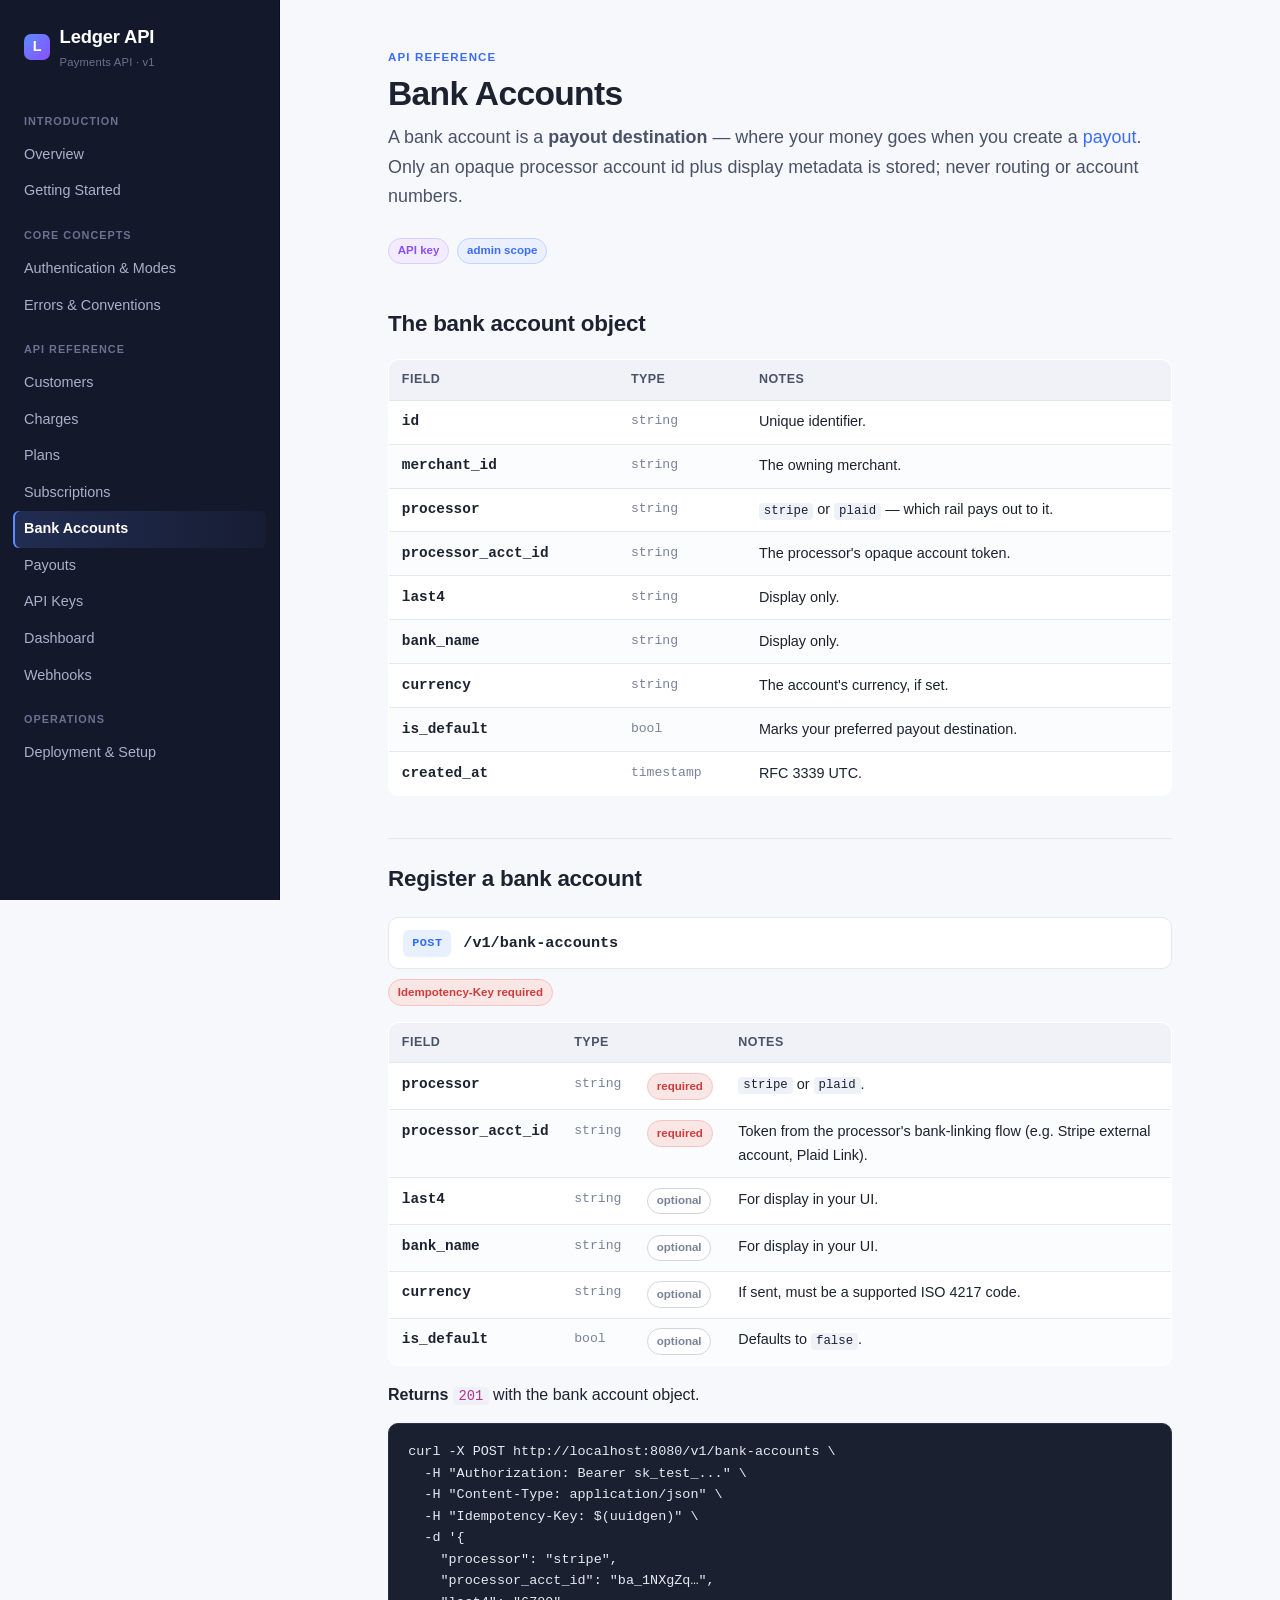
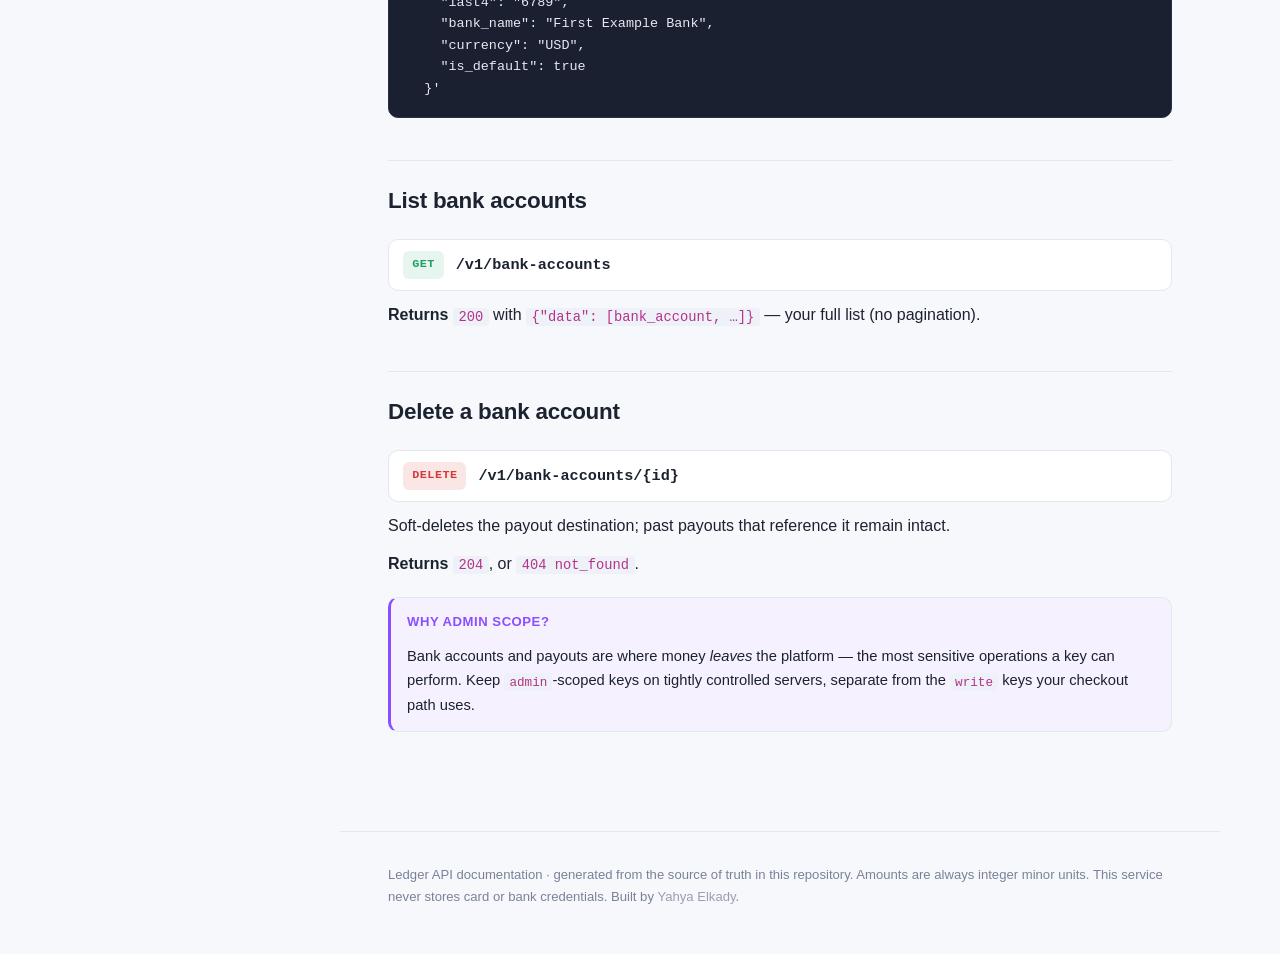
<file: docs/bank-accounts.html>
<!DOCTYPE html>
<html lang="en">
<head>
  <meta charset="utf-8" />
  <meta name="viewport" content="width=device-width, initial-scale=1" />
  <title>Bank Accounts · Ledger API</title>
  <link rel="stylesheet" href="styles.css" />
</head>
<body>
  <div class="topbar">
    <button class="menu-toggle" aria-label="Toggle navigation">☰</button>
    <strong>Ledger API</strong>
  </div>
  <div class="layout">
    <aside class="sidebar">
      <div class="sidebar-brand">
        <span class="logo">L</span>
        <span>Ledger API<small>Payments API · v1</small></span>
      </div>
      <nav class="nav">
        <div class="nav-section">
          <div class="nav-section-title">Introduction</div>
          <a href="index.html">Overview</a>
          <a href="getting-started.html">Getting Started</a>
        </div>
        <div class="nav-section">
          <div class="nav-section-title">Core Concepts</div>
          <a href="authentication.html">Authentication &amp; Modes</a>
          <a href="errors.html">Errors &amp; Conventions</a>
        </div>
        <div class="nav-section">
          <div class="nav-section-title">API Reference</div>
          <a href="customers.html">Customers</a>
          <a href="charges.html">Charges</a>
          <a href="plans.html">Plans</a>
          <a href="subscriptions.html">Subscriptions</a>
          <a href="bank-accounts.html">Bank Accounts</a>
          <a href="payouts.html">Payouts</a>
          <a href="apikeys.html">API Keys</a>
          <a href="dashboard.html">Dashboard</a>
          <a href="webhooks.html">Webhooks</a>
        </div>
        <div class="nav-section">
          <div class="nav-section-title">Operations</div>
          <a href="dev-setup.html">Deployment &amp; Setup</a>
        </div>
      </nav>
    </aside>
    <div class="content">
      <main class="content-inner">

<div class="eyebrow">API Reference</div>
<h1>Bank Accounts</h1>
<p class="lead">
  A bank account is a <strong>payout destination</strong> — where your money goes when you
  create a <a href="payouts.html">payout</a>. Only an opaque processor account id plus display
  metadata is stored; never routing or account numbers.
</p>
<div class="meta-row">
  <span class="pill auth">API key</span>
  <span class="pill scope">admin scope</span>
</div>

<h2>The bank account object</h2>
<div class="table-wrap">
<table>
  <thead><tr><th>Field</th><th>Type</th><th>Notes</th></tr></thead>
  <tbody>
    <tr><td class="field-name">id</td><td class="field-type">string</td><td>Unique identifier.</td></tr>
    <tr><td class="field-name">merchant_id</td><td class="field-type">string</td><td>The owning merchant.</td></tr>
    <tr><td class="field-name">processor</td><td class="field-type">string</td><td><code>stripe</code> or <code>plaid</code> — which rail pays out to it.</td></tr>
    <tr><td class="field-name">processor_acct_id</td><td class="field-type">string</td><td>The processor's opaque account token.</td></tr>
    <tr><td class="field-name">last4</td><td class="field-type">string</td><td>Display only.</td></tr>
    <tr><td class="field-name">bank_name</td><td class="field-type">string</td><td>Display only.</td></tr>
    <tr><td class="field-name">currency</td><td class="field-type">string</td><td>The account's currency, if set.</td></tr>
    <tr><td class="field-name">is_default</td><td class="field-type">bool</td><td>Marks your preferred payout destination.</td></tr>
    <tr><td class="field-name">created_at</td><td class="field-type">timestamp</td><td>RFC 3339 UTC.</td></tr>
  </tbody>
</table>
</div>

<h2>Register a bank account</h2>
<div class="endpoint"><span class="method post">POST</span><span class="path">/v1/bank-accounts</span></div>
<div class="meta-row"><span class="pill req">Idempotency-Key required</span></div>
<div class="table-wrap">
<table>
  <thead><tr><th>Field</th><th>Type</th><th></th><th>Notes</th></tr></thead>
  <tbody>
    <tr><td class="field-name">processor</td><td class="field-type">string</td><td><span class="pill req">required</span></td><td><code>stripe</code> or <code>plaid</code>.</td></tr>
    <tr><td class="field-name">processor_acct_id</td><td class="field-type">string</td><td><span class="pill req">required</span></td><td>Token from the processor's bank-linking flow (e.g. Stripe external account, Plaid Link).</td></tr>
    <tr><td class="field-name">last4</td><td class="field-type">string</td><td><span class="pill opt">optional</span></td><td>For display in your UI.</td></tr>
    <tr><td class="field-name">bank_name</td><td class="field-type">string</td><td><span class="pill opt">optional</span></td><td>For display in your UI.</td></tr>
    <tr><td class="field-name">currency</td><td class="field-type">string</td><td><span class="pill opt">optional</span></td><td>If sent, must be a supported ISO 4217 code.</td></tr>
    <tr><td class="field-name">is_default</td><td class="field-type">bool</td><td><span class="pill opt">optional</span></td><td>Defaults to <code>false</code>.</td></tr>
  </tbody>
</table>
</div>
<p><strong>Returns</strong> <code>201</code> with the bank account object.</p>
<pre><code>curl -X POST http://localhost:8080/v1/bank-accounts \
  -H "Authorization: Bearer sk_test_..." \
  -H "Content-Type: application/json" \
  -H "Idempotency-Key: $(uuidgen)" \
  -d '{
    "processor": "stripe",
    "processor_acct_id": "ba_1NXgZq…",
    "last4": "6789",
    "bank_name": "First Example Bank",
    "currency": "USD",
    "is_default": true
  }'</code></pre>

<h2>List bank accounts</h2>
<div class="endpoint"><span class="method get">GET</span><span class="path">/v1/bank-accounts</span></div>
<p><strong>Returns</strong> <code>200</code> with <code>{"data": [bank_account, …]}</code> —
your full list (no pagination).</p>

<h2>Delete a bank account</h2>
<div class="endpoint"><span class="method delete">DELETE</span><span class="path">/v1/bank-accounts/{id}</span></div>
<p>Soft-deletes the payout destination; past payouts that reference it remain intact.</p>
<p><strong>Returns</strong> <code>204</code>, or <code>404 not_found</code>.</p>

<div class="callout security">
  <span class="callout-title">Why admin scope?</span>
  <p>Bank accounts and payouts are where money <em>leaves</em> the platform — the most
  sensitive operations a key can perform. Keep <code>admin</code>-scoped keys on tightly
  controlled servers, separate from the <code>write</code> keys your checkout path uses.</p>
</div>

      </main>
      <footer class="footer">
        Ledger API documentation · generated from the source of truth in this repository.
        Amounts are always integer minor units. This service never stores card or bank credentials.
        Built by <a href="https://github.com/yahya-elkady/ledger" style="color:inherit;opacity:0.75;">Yahya Elkady</a>.
      </footer>
    </div>
  </div>
  <script>
    (function () {
      var file = location.pathname.split('/').pop() || 'index.html';
      var links = document.querySelectorAll('.nav a');
      for (var i = 0; i < links.length; i++) {
        if (links[i].getAttribute('href') === file) links[i].classList.add('active');
      }
      var toggle = document.querySelector('.menu-toggle');
      if (toggle) toggle.addEventListener('click', function () { document.body.classList.toggle('nav-open'); });
      document.addEventListener('click', function (e) {
        if (document.body.classList.contains('nav-open') && e.target.classList.contains('nav-open')) {
          document.body.classList.remove('nav-open');
        }
      });
    })();
  </script>
</body>
</html>
</file>
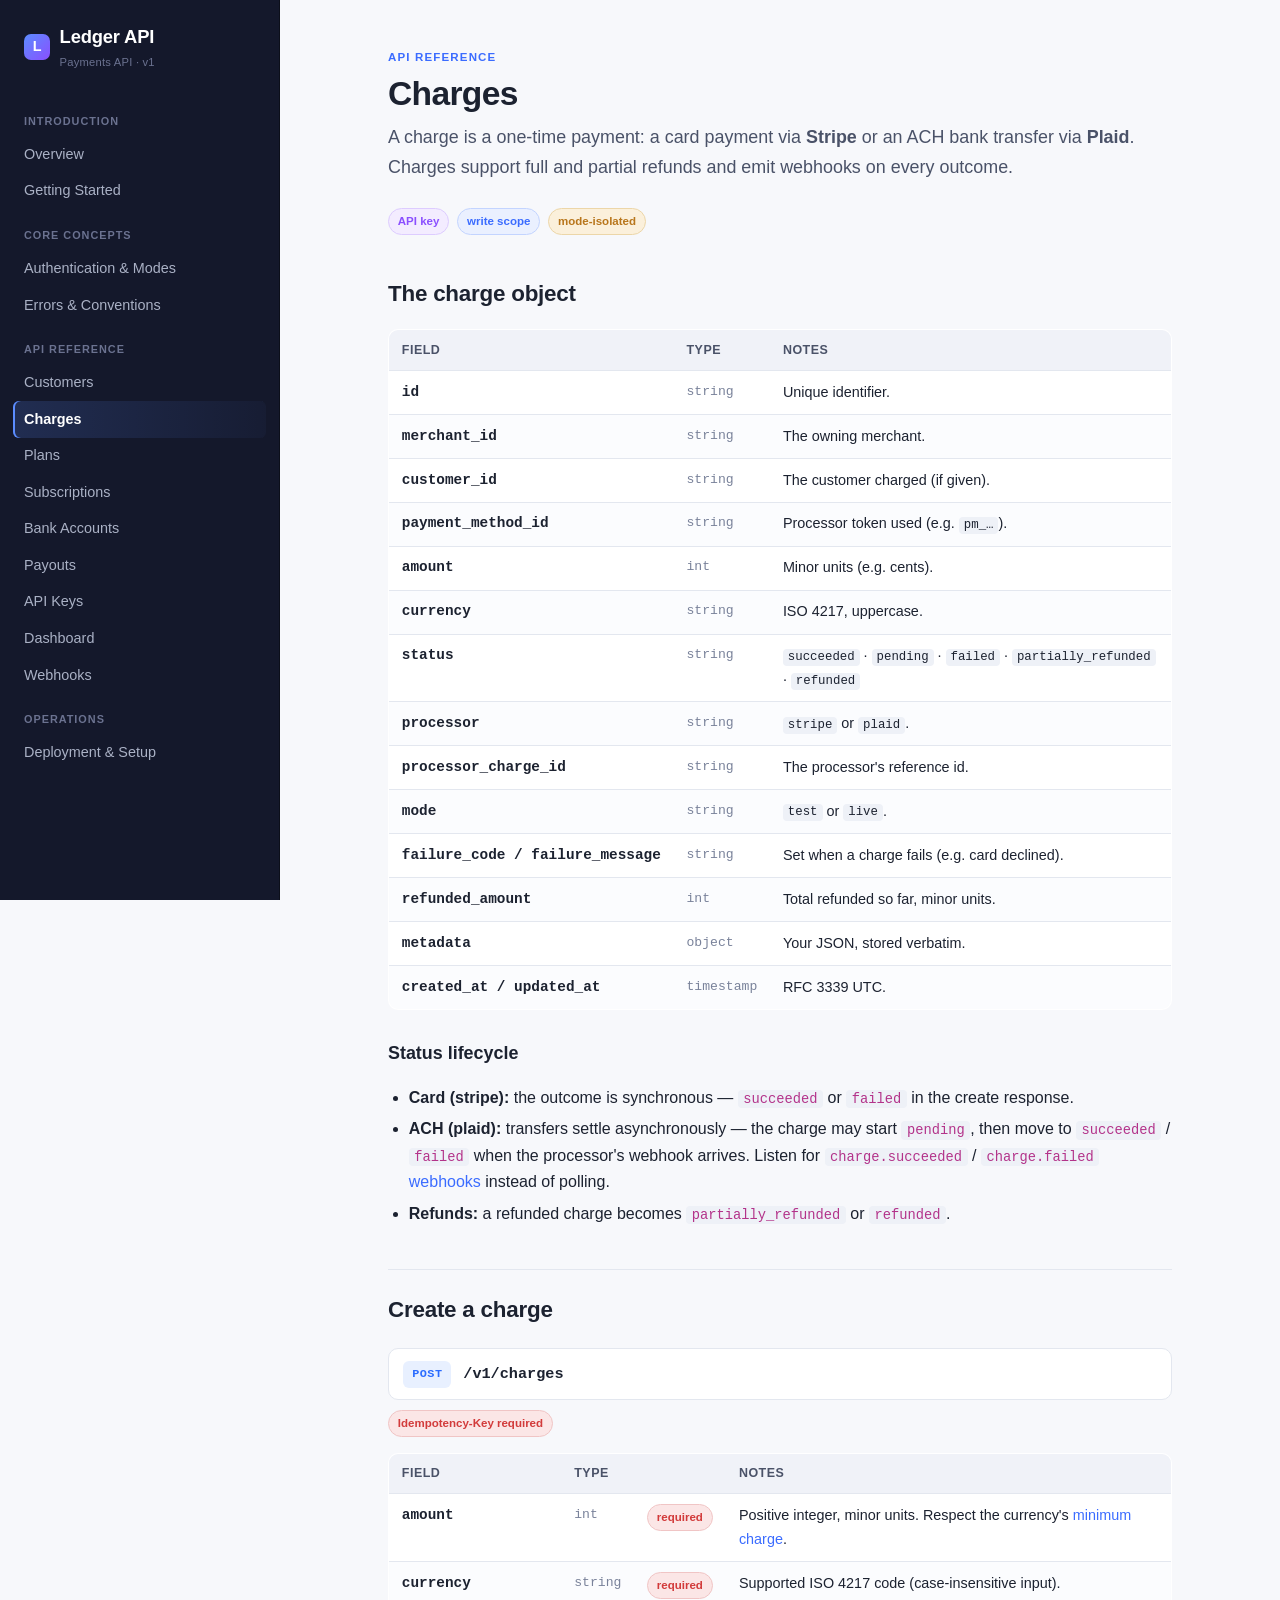
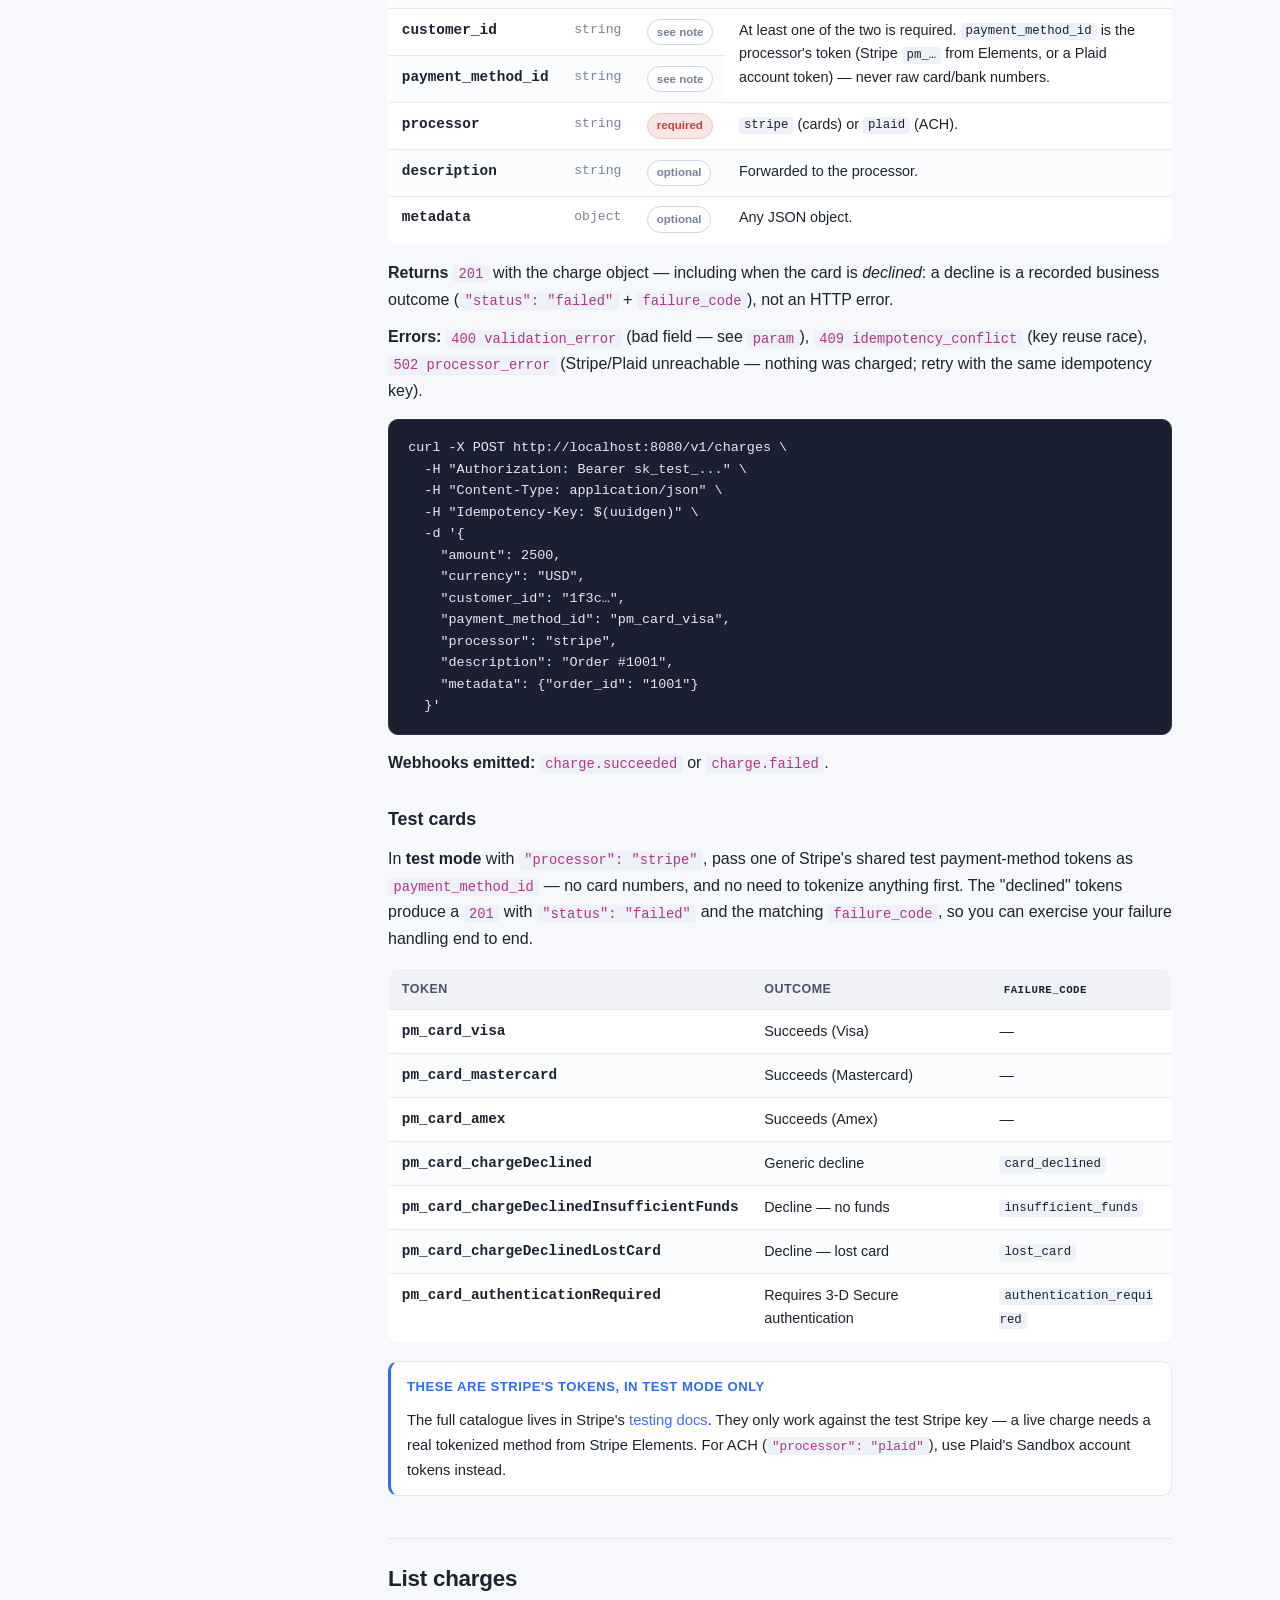
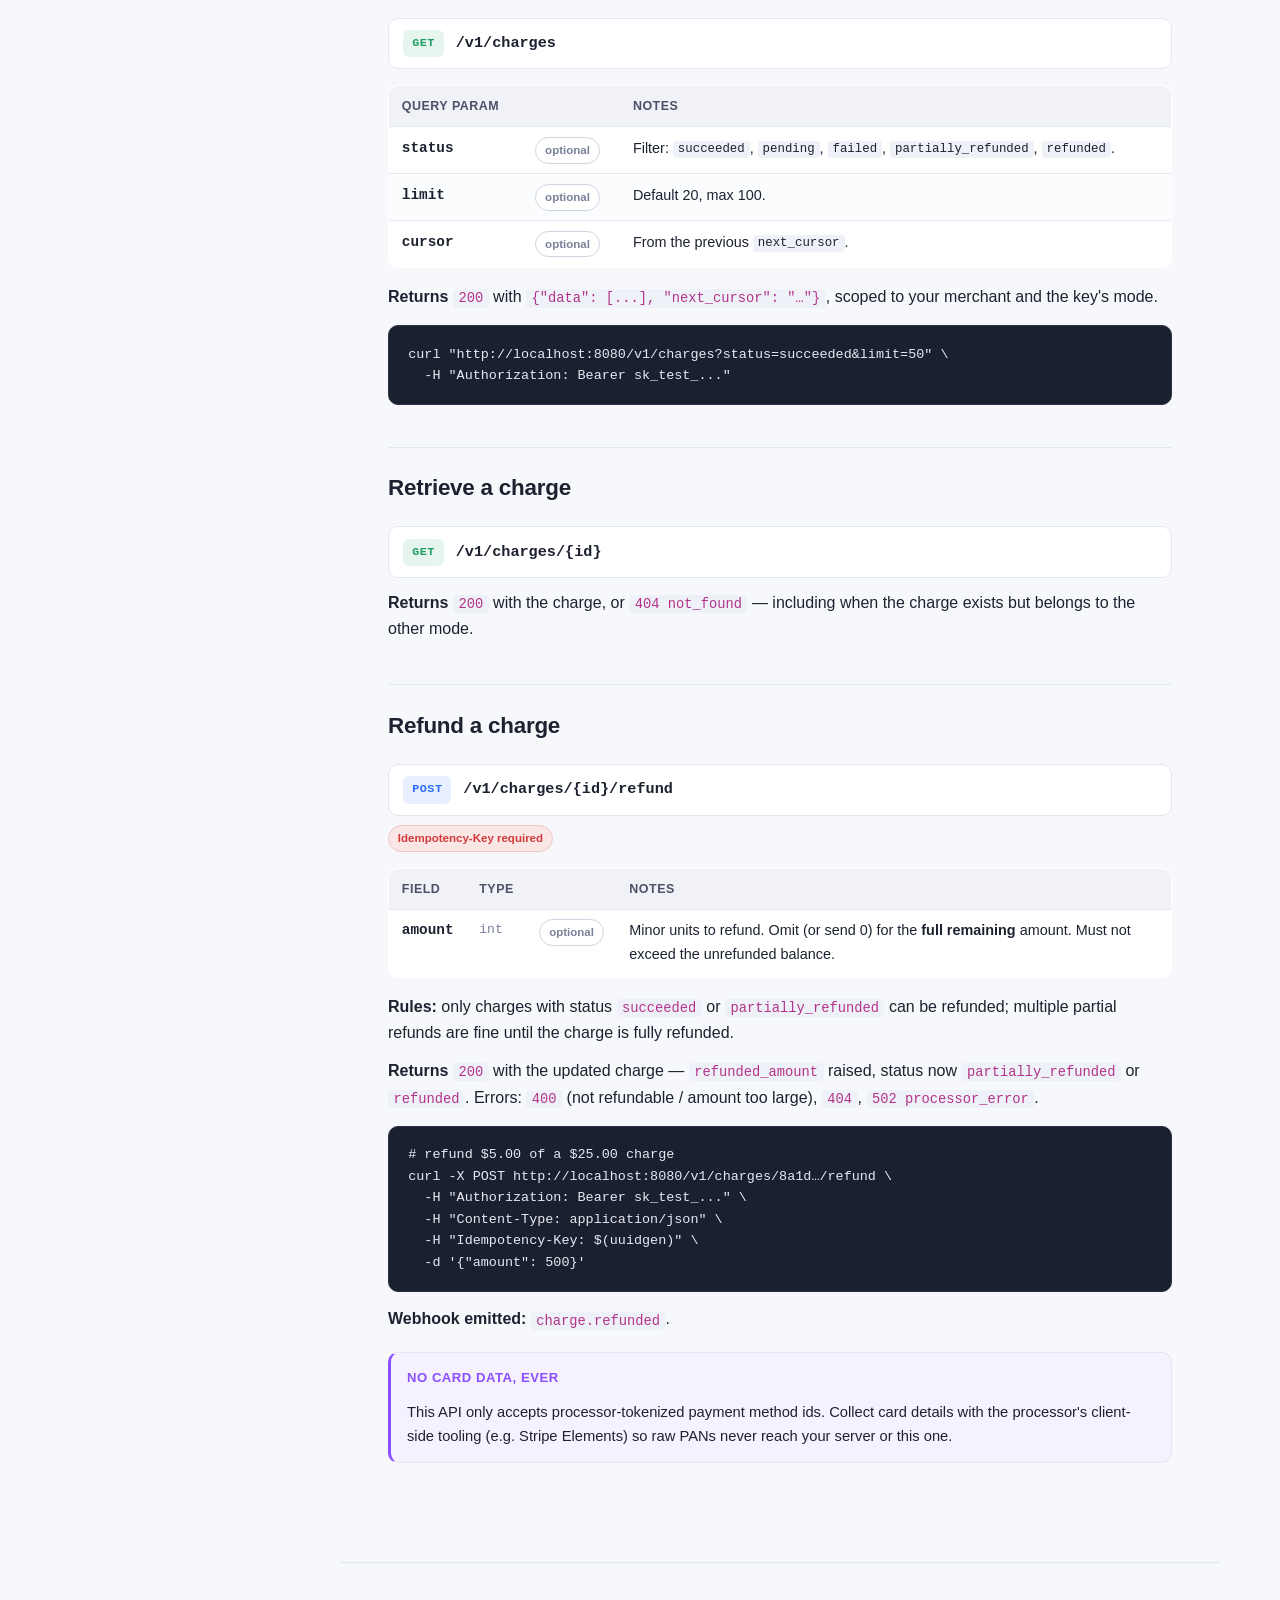
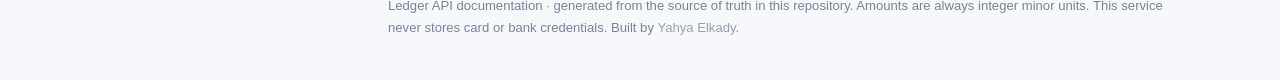
<file: docs/charges.html>
<!DOCTYPE html>
<html lang="en">
<head>
  <meta charset="utf-8" />
  <meta name="viewport" content="width=device-width, initial-scale=1" />
  <title>Charges · Ledger API</title>
  <link rel="stylesheet" href="styles.css" />
</head>
<body>
  <div class="topbar">
    <button class="menu-toggle" aria-label="Toggle navigation">☰</button>
    <strong>Ledger API</strong>
  </div>
  <div class="layout">
    <aside class="sidebar">
      <div class="sidebar-brand">
        <span class="logo">L</span>
        <span>Ledger API<small>Payments API · v1</small></span>
      </div>
      <nav class="nav">
        <div class="nav-section">
          <div class="nav-section-title">Introduction</div>
          <a href="index.html">Overview</a>
          <a href="getting-started.html">Getting Started</a>
        </div>
        <div class="nav-section">
          <div class="nav-section-title">Core Concepts</div>
          <a href="authentication.html">Authentication &amp; Modes</a>
          <a href="errors.html">Errors &amp; Conventions</a>
        </div>
        <div class="nav-section">
          <div class="nav-section-title">API Reference</div>
          <a href="customers.html">Customers</a>
          <a href="charges.html">Charges</a>
          <a href="plans.html">Plans</a>
          <a href="subscriptions.html">Subscriptions</a>
          <a href="bank-accounts.html">Bank Accounts</a>
          <a href="payouts.html">Payouts</a>
          <a href="apikeys.html">API Keys</a>
          <a href="dashboard.html">Dashboard</a>
          <a href="webhooks.html">Webhooks</a>
        </div>
        <div class="nav-section">
          <div class="nav-section-title">Operations</div>
          <a href="dev-setup.html">Deployment &amp; Setup</a>
        </div>
      </nav>
    </aside>
    <div class="content">
      <main class="content-inner">

<div class="eyebrow">API Reference</div>
<h1>Charges</h1>
<p class="lead">
  A charge is a one-time payment: a card payment via <strong>Stripe</strong> or an ACH bank
  transfer via <strong>Plaid</strong>. Charges support full and partial refunds and emit
  webhooks on every outcome.
</p>
<div class="meta-row">
  <span class="pill auth">API key</span>
  <span class="pill scope">write scope</span>
  <span class="pill mode">mode-isolated</span>
</div>

<h2>The charge object</h2>
<div class="table-wrap">
<table>
  <thead><tr><th>Field</th><th>Type</th><th>Notes</th></tr></thead>
  <tbody>
    <tr><td class="field-name">id</td><td class="field-type">string</td><td>Unique identifier.</td></tr>
    <tr><td class="field-name">merchant_id</td><td class="field-type">string</td><td>The owning merchant.</td></tr>
    <tr><td class="field-name">customer_id</td><td class="field-type">string</td><td>The customer charged (if given).</td></tr>
    <tr><td class="field-name">payment_method_id</td><td class="field-type">string</td><td>Processor token used (e.g. <code>pm_…</code>).</td></tr>
    <tr><td class="field-name">amount</td><td class="field-type">int</td><td>Minor units (e.g. cents).</td></tr>
    <tr><td class="field-name">currency</td><td class="field-type">string</td><td>ISO 4217, uppercase.</td></tr>
    <tr><td class="field-name">status</td><td class="field-type">string</td><td><code>succeeded</code> · <code>pending</code> · <code>failed</code> · <code>partially_refunded</code> · <code>refunded</code></td></tr>
    <tr><td class="field-name">processor</td><td class="field-type">string</td><td><code>stripe</code> or <code>plaid</code>.</td></tr>
    <tr><td class="field-name">processor_charge_id</td><td class="field-type">string</td><td>The processor's reference id.</td></tr>
    <tr><td class="field-name">mode</td><td class="field-type">string</td><td><code>test</code> or <code>live</code>.</td></tr>
    <tr><td class="field-name">failure_code / failure_message</td><td class="field-type">string</td><td>Set when a charge fails (e.g. card declined).</td></tr>
    <tr><td class="field-name">refunded_amount</td><td class="field-type">int</td><td>Total refunded so far, minor units.</td></tr>
    <tr><td class="field-name">metadata</td><td class="field-type">object</td><td>Your JSON, stored verbatim.</td></tr>
    <tr><td class="field-name">created_at / updated_at</td><td class="field-type">timestamp</td><td>RFC 3339 UTC.</td></tr>
  </tbody>
</table>
</div>

<h3>Status lifecycle</h3>
<ul>
  <li><strong>Card (stripe):</strong> the outcome is synchronous — <code>succeeded</code> or
    <code>failed</code> in the create response.</li>
  <li><strong>ACH (plaid):</strong> transfers settle asynchronously — the charge may start
    <code>pending</code>, then move to <code>succeeded</code> / <code>failed</code> when the
    processor's webhook arrives. Listen for <code>charge.succeeded</code> /
    <code>charge.failed</code> <a href="webhooks.html">webhooks</a> instead of polling.</li>
  <li><strong>Refunds:</strong> a refunded charge becomes <code>partially_refunded</code> or
    <code>refunded</code>.</li>
</ul>

<h2>Create a charge</h2>
<div class="endpoint"><span class="method post">POST</span><span class="path">/v1/charges</span></div>
<div class="meta-row"><span class="pill req">Idempotency-Key required</span></div>
<div class="table-wrap">
<table>
  <thead><tr><th>Field</th><th>Type</th><th></th><th>Notes</th></tr></thead>
  <tbody>
    <tr><td class="field-name">amount</td><td class="field-type">int</td><td><span class="pill req">required</span></td><td>Positive integer, minor units. Respect the currency's <a href="errors.html#currencies">minimum charge</a>.</td></tr>
    <tr><td class="field-name">currency</td><td class="field-type">string</td><td><span class="pill req">required</span></td><td>Supported ISO 4217 code (case-insensitive input).</td></tr>
    <tr><td class="field-name">customer_id</td><td class="field-type">string</td><td><span class="pill opt">see note</span></td><td rowspan="2">At least one of the two is required. <code>payment_method_id</code> is the processor's token (Stripe <code>pm_…</code> from Elements, or a Plaid account token) — never raw card/bank numbers.</td></tr>
    <tr><td class="field-name">payment_method_id</td><td class="field-type">string</td><td><span class="pill opt">see note</span></td></tr>
    <tr><td class="field-name">processor</td><td class="field-type">string</td><td><span class="pill req">required</span></td><td><code>stripe</code> (cards) or <code>plaid</code> (ACH).</td></tr>
    <tr><td class="field-name">description</td><td class="field-type">string</td><td><span class="pill opt">optional</span></td><td>Forwarded to the processor.</td></tr>
    <tr><td class="field-name">metadata</td><td class="field-type">object</td><td><span class="pill opt">optional</span></td><td>Any JSON object.</td></tr>
  </tbody>
</table>
</div>
<p><strong>Returns</strong> <code>201</code> with the charge object — including when the card is
<em>declined</em>: a decline is a recorded business outcome
(<code>"status": "failed"</code> + <code>failure_code</code>), not an HTTP error.</p>
<p><strong>Errors:</strong> <code>400 validation_error</code> (bad field — see
<code>param</code>), <code>409 idempotency_conflict</code> (key reuse race),
<code>502 processor_error</code> (Stripe/Plaid unreachable — nothing was charged; retry with the
same idempotency key).</p>
<pre><code>curl -X POST http://localhost:8080/v1/charges \
  -H "Authorization: Bearer sk_test_..." \
  -H "Content-Type: application/json" \
  -H "Idempotency-Key: $(uuidgen)" \
  -d '{
    "amount": 2500,
    "currency": "USD",
    "customer_id": "1f3c…",
    "payment_method_id": "pm_card_visa",
    "processor": "stripe",
    "description": "Order #1001",
    "metadata": {"order_id": "1001"}
  }'</code></pre>
<p><strong>Webhooks emitted:</strong> <code>charge.succeeded</code> or
<code>charge.failed</code>.</p>

<h3 class="anchor-h" id="test-cards">Test cards</h3>
<p>In <strong>test mode</strong> with <code>"processor": "stripe"</code>, pass one of Stripe's
shared test payment-method tokens as <code>payment_method_id</code> — no card numbers, and no
need to tokenize anything first. The "declined" tokens produce a <code>201</code> with
<code>"status": "failed"</code> and the matching <code>failure_code</code>, so you can exercise
your failure handling end to end.</p>
<div class="table-wrap">
<table>
  <thead><tr><th>Token</th><th>Outcome</th><th><code>failure_code</code></th></tr></thead>
  <tbody>
    <tr><td class="field-name">pm_card_visa</td><td>Succeeds (Visa)</td><td>—</td></tr>
    <tr><td class="field-name">pm_card_mastercard</td><td>Succeeds (Mastercard)</td><td>—</td></tr>
    <tr><td class="field-name">pm_card_amex</td><td>Succeeds (Amex)</td><td>—</td></tr>
    <tr><td class="field-name">pm_card_chargeDeclined</td><td>Generic decline</td><td><code>card_declined</code></td></tr>
    <tr><td class="field-name">pm_card_chargeDeclinedInsufficientFunds</td><td>Decline — no funds</td><td><code>insufficient_funds</code></td></tr>
    <tr><td class="field-name">pm_card_chargeDeclinedLostCard</td><td>Decline — lost card</td><td><code>lost_card</code></td></tr>
    <tr><td class="field-name">pm_card_authenticationRequired</td><td>Requires 3-D Secure authentication</td><td><code>authentication_required</code></td></tr>
  </tbody>
</table>
</div>
<div class="callout note">
  <span class="callout-title">These are Stripe's tokens, in test mode only</span>
  <p>The full catalogue lives in Stripe's
  <a href="https://docs.stripe.com/testing">testing docs</a>. They only work against the test
  Stripe key — a live charge needs a real tokenized method from Stripe Elements. For ACH
  (<code>"processor": "plaid"</code>), use Plaid's Sandbox account tokens instead.</p>
</div>

<h2>List charges</h2>
<div class="endpoint"><span class="method get">GET</span><span class="path">/v1/charges</span></div>
<div class="table-wrap">
<table>
  <thead><tr><th>Query param</th><th></th><th>Notes</th></tr></thead>
  <tbody>
    <tr><td class="field-name">status</td><td><span class="pill opt">optional</span></td><td>Filter: <code>succeeded</code>, <code>pending</code>, <code>failed</code>, <code>partially_refunded</code>, <code>refunded</code>.</td></tr>
    <tr><td class="field-name">limit</td><td><span class="pill opt">optional</span></td><td>Default 20, max 100.</td></tr>
    <tr><td class="field-name">cursor</td><td><span class="pill opt">optional</span></td><td>From the previous <code>next_cursor</code>.</td></tr>
  </tbody>
</table>
</div>
<p><strong>Returns</strong> <code>200</code> with <code>{"data": [...], "next_cursor": "…"}</code>,
scoped to your merchant and the key's mode.</p>
<pre><code>curl "http://localhost:8080/v1/charges?status=succeeded&amp;limit=50" \
  -H "Authorization: Bearer sk_test_..."</code></pre>

<h2>Retrieve a charge</h2>
<div class="endpoint"><span class="method get">GET</span><span class="path">/v1/charges/{id}</span></div>
<p><strong>Returns</strong> <code>200</code> with the charge, or <code>404 not_found</code> —
including when the charge exists but belongs to the other mode.</p>

<h2>Refund a charge</h2>
<div class="endpoint"><span class="method post">POST</span><span class="path">/v1/charges/{id}/refund</span></div>
<div class="meta-row"><span class="pill req">Idempotency-Key required</span></div>
<div class="table-wrap">
<table>
  <thead><tr><th>Field</th><th>Type</th><th></th><th>Notes</th></tr></thead>
  <tbody>
    <tr><td class="field-name">amount</td><td class="field-type">int</td><td><span class="pill opt">optional</span></td><td>Minor units to refund. Omit (or send 0) for the <strong>full remaining</strong> amount. Must not exceed the unrefunded balance.</td></tr>
  </tbody>
</table>
</div>
<p><strong>Rules:</strong> only charges with status <code>succeeded</code> or
<code>partially_refunded</code> can be refunded; multiple partial refunds are fine until the
charge is fully refunded.</p>
<p><strong>Returns</strong> <code>200</code> with the updated charge —
<code>refunded_amount</code> raised, status now <code>partially_refunded</code> or
<code>refunded</code>. Errors: <code>400</code> (not refundable / amount too large),
<code>404</code>, <code>502 processor_error</code>.</p>
<pre><code># refund $5.00 of a $25.00 charge
curl -X POST http://localhost:8080/v1/charges/8a1d…/refund \
  -H "Authorization: Bearer sk_test_..." \
  -H "Content-Type: application/json" \
  -H "Idempotency-Key: $(uuidgen)" \
  -d '{"amount": 500}'</code></pre>
<p><strong>Webhook emitted:</strong> <code>charge.refunded</code>.</p>

<div class="callout security">
  <span class="callout-title">No card data, ever</span>
  <p>This API only accepts processor-tokenized payment method ids. Collect card details with
  the processor's client-side tooling (e.g. Stripe Elements) so raw PANs never reach your
  server or this one.</p>
</div>

      </main>
      <footer class="footer">
        Ledger API documentation · generated from the source of truth in this repository.
        Amounts are always integer minor units. This service never stores card or bank credentials.
        Built by <a href="https://github.com/yahya-elkady/ledger" style="color:inherit;opacity:0.75;">Yahya Elkady</a>.
      </footer>
    </div>
  </div>
  <script>
    (function () {
      var file = location.pathname.split('/').pop() || 'index.html';
      var links = document.querySelectorAll('.nav a');
      for (var i = 0; i < links.length; i++) {
        if (links[i].getAttribute('href') === file) links[i].classList.add('active');
      }
      var toggle = document.querySelector('.menu-toggle');
      if (toggle) toggle.addEventListener('click', function () { document.body.classList.toggle('nav-open'); });
      document.addEventListener('click', function (e) {
        if (document.body.classList.contains('nav-open') && e.target.classList.contains('nav-open')) {
          document.body.classList.remove('nav-open');
        }
      });
    })();
  </script>
</body>
</html>
</file>
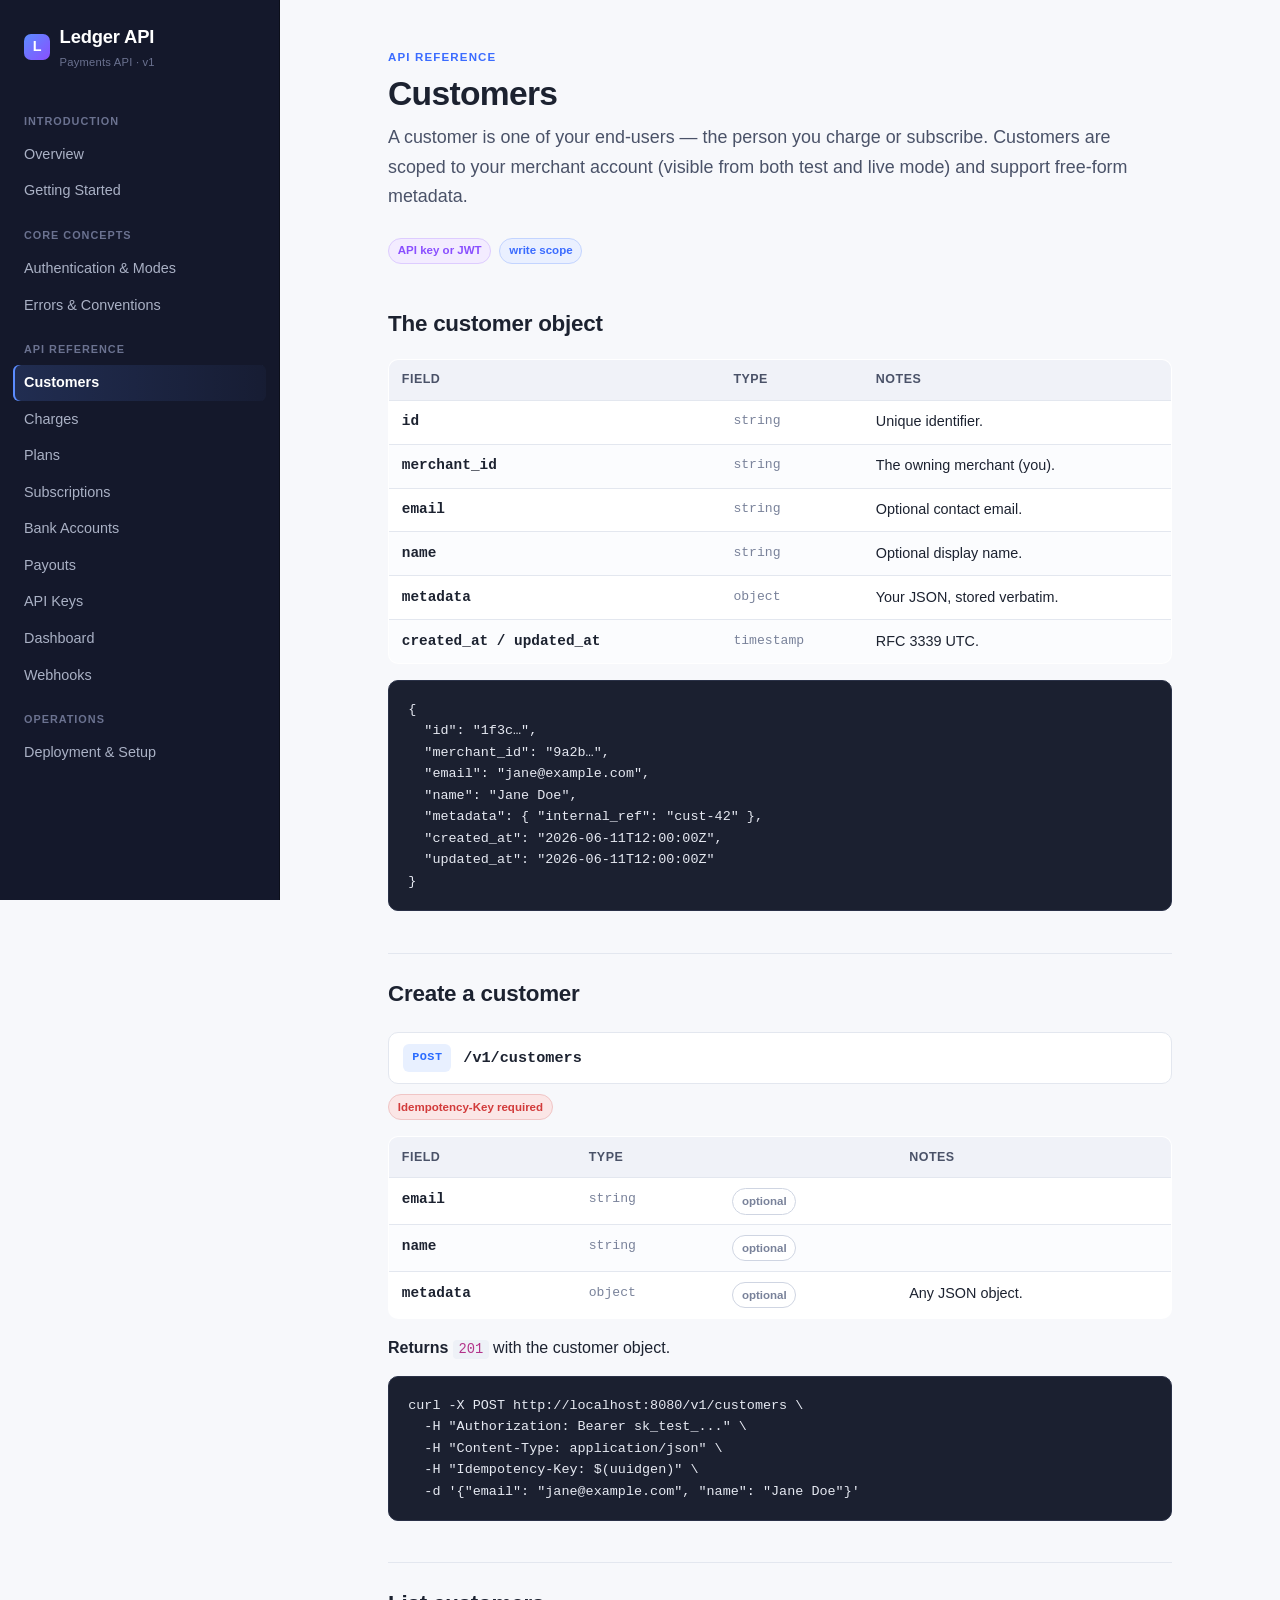
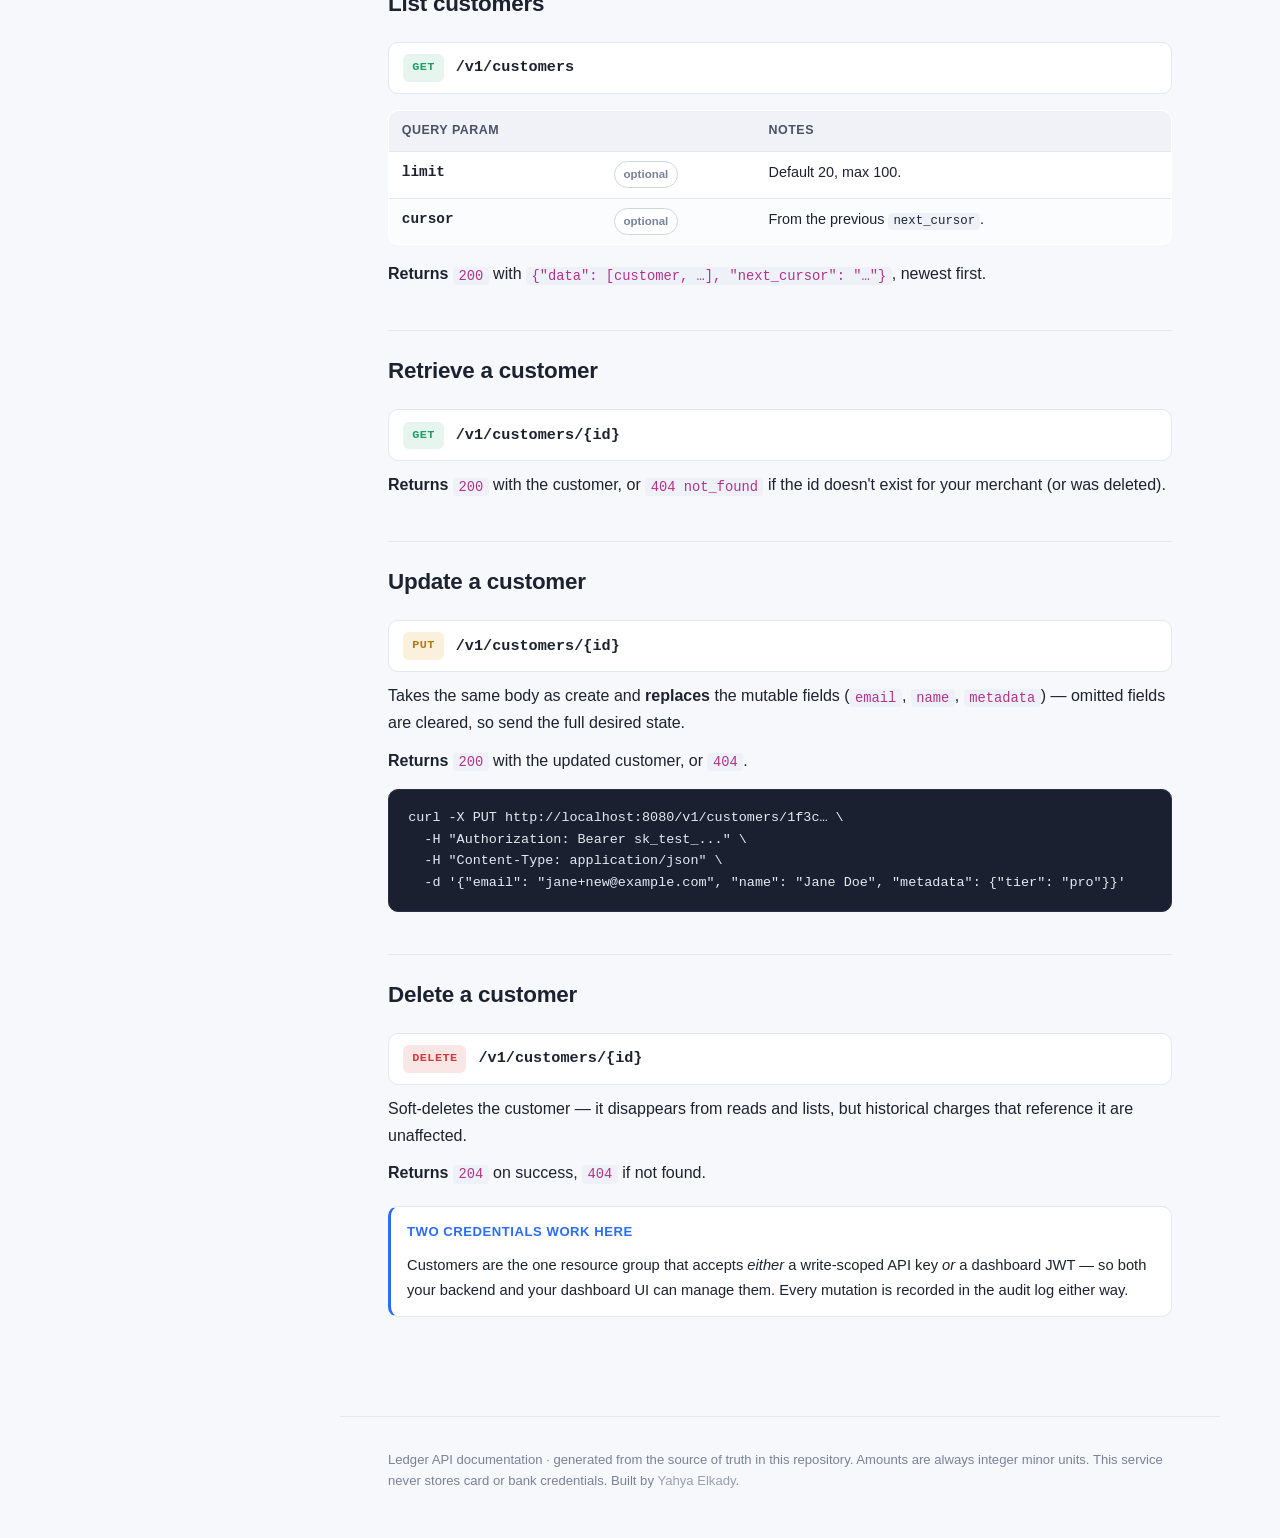
<file: docs/customers.html>
<!DOCTYPE html>
<html lang="en">
<head>
  <meta charset="utf-8" />
  <meta name="viewport" content="width=device-width, initial-scale=1" />
  <title>Customers · Ledger API</title>
  <link rel="stylesheet" href="styles.css" />
</head>
<body>
  <div class="topbar">
    <button class="menu-toggle" aria-label="Toggle navigation">☰</button>
    <strong>Ledger API</strong>
  </div>
  <div class="layout">
    <aside class="sidebar">
      <div class="sidebar-brand">
        <span class="logo">L</span>
        <span>Ledger API<small>Payments API · v1</small></span>
      </div>
      <nav class="nav">
        <div class="nav-section">
          <div class="nav-section-title">Introduction</div>
          <a href="index.html">Overview</a>
          <a href="getting-started.html">Getting Started</a>
        </div>
        <div class="nav-section">
          <div class="nav-section-title">Core Concepts</div>
          <a href="authentication.html">Authentication &amp; Modes</a>
          <a href="errors.html">Errors &amp; Conventions</a>
        </div>
        <div class="nav-section">
          <div class="nav-section-title">API Reference</div>
          <a href="customers.html">Customers</a>
          <a href="charges.html">Charges</a>
          <a href="plans.html">Plans</a>
          <a href="subscriptions.html">Subscriptions</a>
          <a href="bank-accounts.html">Bank Accounts</a>
          <a href="payouts.html">Payouts</a>
          <a href="apikeys.html">API Keys</a>
          <a href="dashboard.html">Dashboard</a>
          <a href="webhooks.html">Webhooks</a>
        </div>
        <div class="nav-section">
          <div class="nav-section-title">Operations</div>
          <a href="dev-setup.html">Deployment &amp; Setup</a>
        </div>
      </nav>
    </aside>
    <div class="content">
      <main class="content-inner">

<div class="eyebrow">API Reference</div>
<h1>Customers</h1>
<p class="lead">
  A customer is one of your end-users — the person you charge or subscribe. Customers are
  scoped to your merchant account (visible from both test and live mode) and support free-form
  metadata.
</p>
<div class="meta-row">
  <span class="pill auth">API key or JWT</span>
  <span class="pill scope">write scope</span>
</div>

<h2>The customer object</h2>
<div class="table-wrap">
<table>
  <thead><tr><th>Field</th><th>Type</th><th>Notes</th></tr></thead>
  <tbody>
    <tr><td class="field-name">id</td><td class="field-type">string</td><td>Unique identifier.</td></tr>
    <tr><td class="field-name">merchant_id</td><td class="field-type">string</td><td>The owning merchant (you).</td></tr>
    <tr><td class="field-name">email</td><td class="field-type">string</td><td>Optional contact email.</td></tr>
    <tr><td class="field-name">name</td><td class="field-type">string</td><td>Optional display name.</td></tr>
    <tr><td class="field-name">metadata</td><td class="field-type">object</td><td>Your JSON, stored verbatim.</td></tr>
    <tr><td class="field-name">created_at / updated_at</td><td class="field-type">timestamp</td><td>RFC 3339 UTC.</td></tr>
  </tbody>
</table>
</div>
<pre><code>{
  "id": "1f3c…",
  "merchant_id": "9a2b…",
  "email": "jane@example.com",
  "name": "Jane Doe",
  "metadata": { "internal_ref": "cust-42" },
  "created_at": "2026-06-11T12:00:00Z",
  "updated_at": "2026-06-11T12:00:00Z"
}</code></pre>

<h2>Create a customer</h2>
<div class="endpoint"><span class="method post">POST</span><span class="path">/v1/customers</span></div>
<div class="meta-row"><span class="pill req">Idempotency-Key required</span></div>
<div class="table-wrap">
<table>
  <thead><tr><th>Field</th><th>Type</th><th></th><th>Notes</th></tr></thead>
  <tbody>
    <tr><td class="field-name">email</td><td class="field-type">string</td><td><span class="pill opt">optional</span></td><td></td></tr>
    <tr><td class="field-name">name</td><td class="field-type">string</td><td><span class="pill opt">optional</span></td><td></td></tr>
    <tr><td class="field-name">metadata</td><td class="field-type">object</td><td><span class="pill opt">optional</span></td><td>Any JSON object.</td></tr>
  </tbody>
</table>
</div>
<p><strong>Returns</strong> <code>201</code> with the customer object.</p>
<pre><code>curl -X POST http://localhost:8080/v1/customers \
  -H "Authorization: Bearer sk_test_..." \
  -H "Content-Type: application/json" \
  -H "Idempotency-Key: $(uuidgen)" \
  -d '{"email": "jane@example.com", "name": "Jane Doe"}'</code></pre>

<h2>List customers</h2>
<div class="endpoint"><span class="method get">GET</span><span class="path">/v1/customers</span></div>
<div class="table-wrap">
<table>
  <thead><tr><th>Query param</th><th></th><th>Notes</th></tr></thead>
  <tbody>
    <tr><td class="field-name">limit</td><td><span class="pill opt">optional</span></td><td>Default 20, max 100.</td></tr>
    <tr><td class="field-name">cursor</td><td><span class="pill opt">optional</span></td><td>From the previous <code>next_cursor</code>.</td></tr>
  </tbody>
</table>
</div>
<p><strong>Returns</strong> <code>200</code> with <code>{"data": [customer, …], "next_cursor": "…"}</code>,
newest first.</p>

<h2>Retrieve a customer</h2>
<div class="endpoint"><span class="method get">GET</span><span class="path">/v1/customers/{id}</span></div>
<p><strong>Returns</strong> <code>200</code> with the customer, or <code>404 not_found</code> if
the id doesn't exist for your merchant (or was deleted).</p>

<h2>Update a customer</h2>
<div class="endpoint"><span class="method put">PUT</span><span class="path">/v1/customers/{id}</span></div>
<p>Takes the same body as create and <strong>replaces</strong> the mutable fields
(<code>email</code>, <code>name</code>, <code>metadata</code>) — omitted fields are cleared, so
send the full desired state.</p>
<p><strong>Returns</strong> <code>200</code> with the updated customer, or <code>404</code>.</p>
<pre><code>curl -X PUT http://localhost:8080/v1/customers/1f3c… \
  -H "Authorization: Bearer sk_test_..." \
  -H "Content-Type: application/json" \
  -d '{"email": "jane+new@example.com", "name": "Jane Doe", "metadata": {"tier": "pro"}}'</code></pre>

<h2>Delete a customer</h2>
<div class="endpoint"><span class="method delete">DELETE</span><span class="path">/v1/customers/{id}</span></div>
<p>Soft-deletes the customer — it disappears from reads and lists, but historical charges that
reference it are unaffected.</p>
<p><strong>Returns</strong> <code>204</code> on success, <code>404</code> if not found.</p>

<div class="callout note">
  <span class="callout-title">Two credentials work here</span>
  <p>Customers are the one resource group that accepts <em>either</em> a write-scoped API key
  <em>or</em> a dashboard JWT — so both your backend and your dashboard UI can manage them.
  Every mutation is recorded in the audit log either way.</p>
</div>

      </main>
      <footer class="footer">
        Ledger API documentation · generated from the source of truth in this repository.
        Amounts are always integer minor units. This service never stores card or bank credentials.
        Built by <a href="https://github.com/yahya-elkady/ledger" style="color:inherit;opacity:0.75;">Yahya Elkady</a>.
      </footer>
    </div>
  </div>
  <script>
    (function () {
      var file = location.pathname.split('/').pop() || 'index.html';
      var links = document.querySelectorAll('.nav a');
      for (var i = 0; i < links.length; i++) {
        if (links[i].getAttribute('href') === file) links[i].classList.add('active');
      }
      var toggle = document.querySelector('.menu-toggle');
      if (toggle) toggle.addEventListener('click', function () { document.body.classList.toggle('nav-open'); });
      document.addEventListener('click', function (e) {
        if (document.body.classList.contains('nav-open') && e.target.classList.contains('nav-open')) {
          document.body.classList.remove('nav-open');
        }
      });
    })();
  </script>
</body>
</html>
</file>
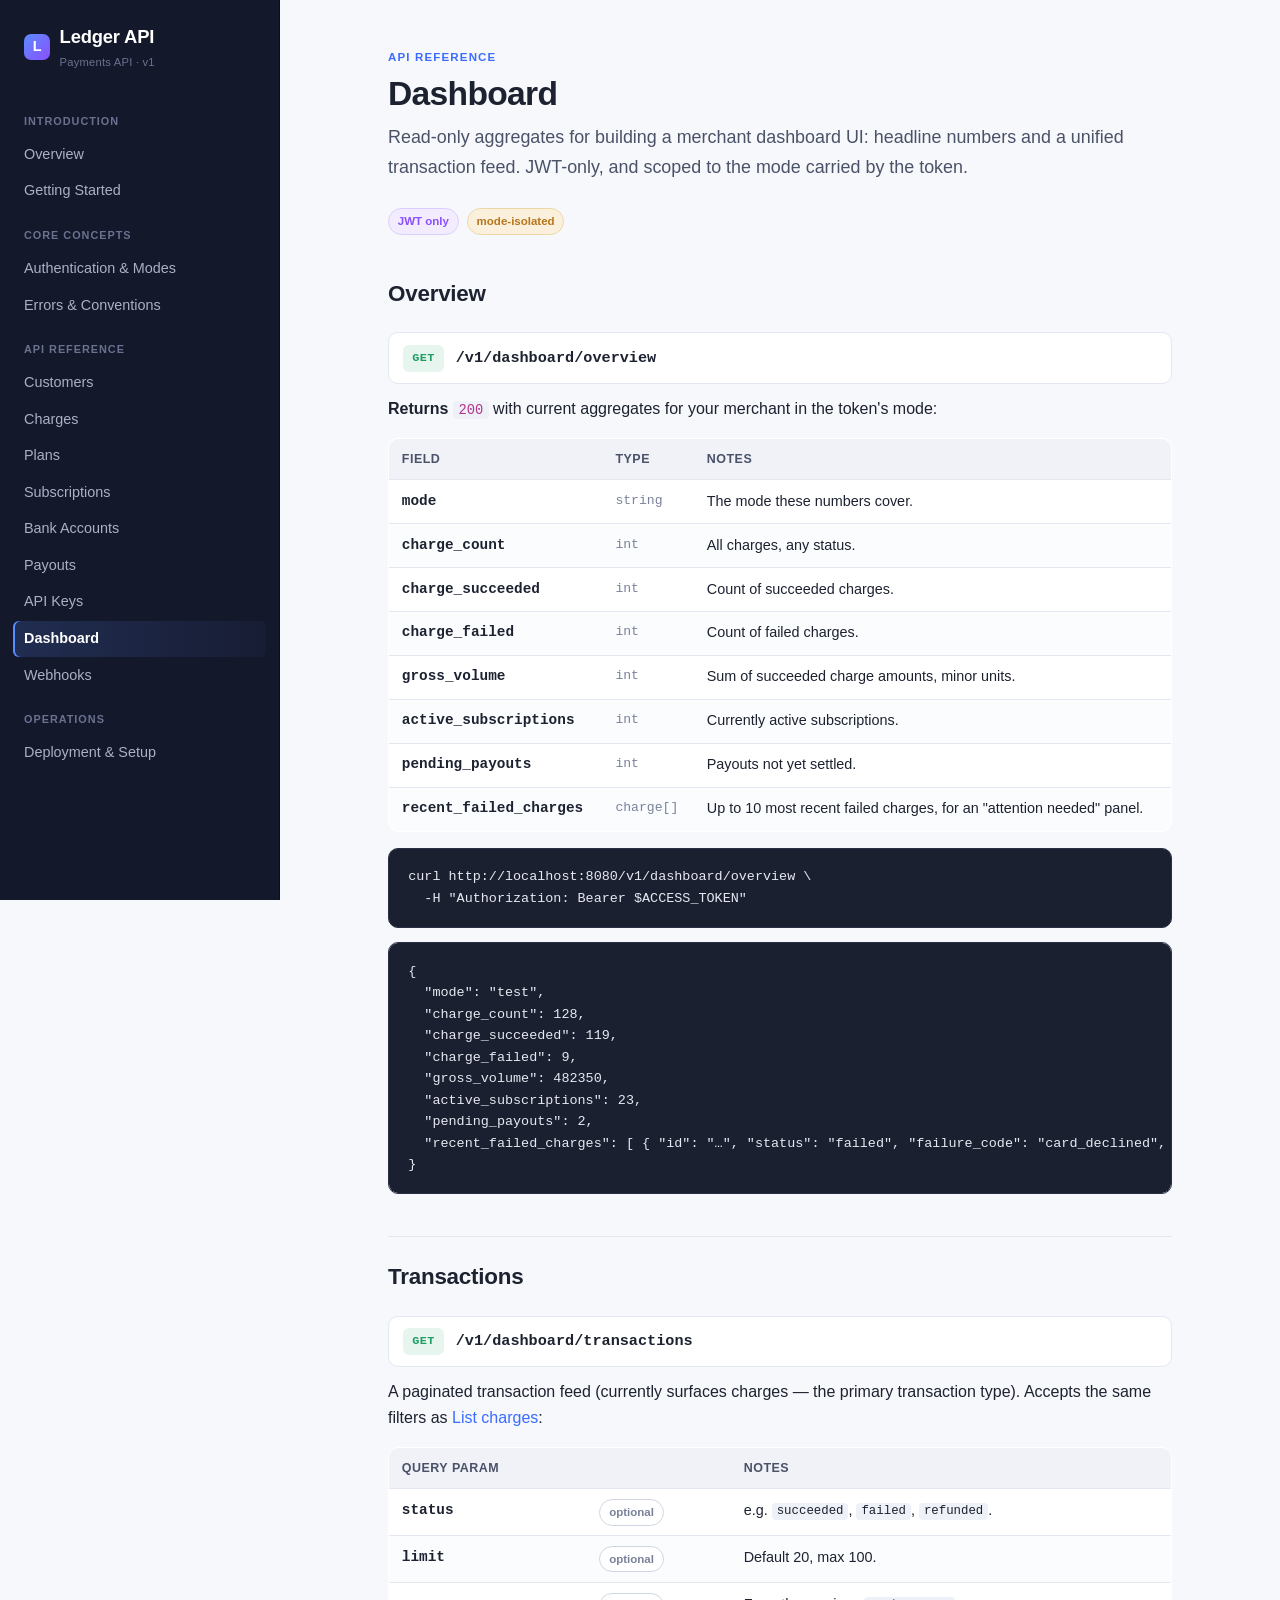
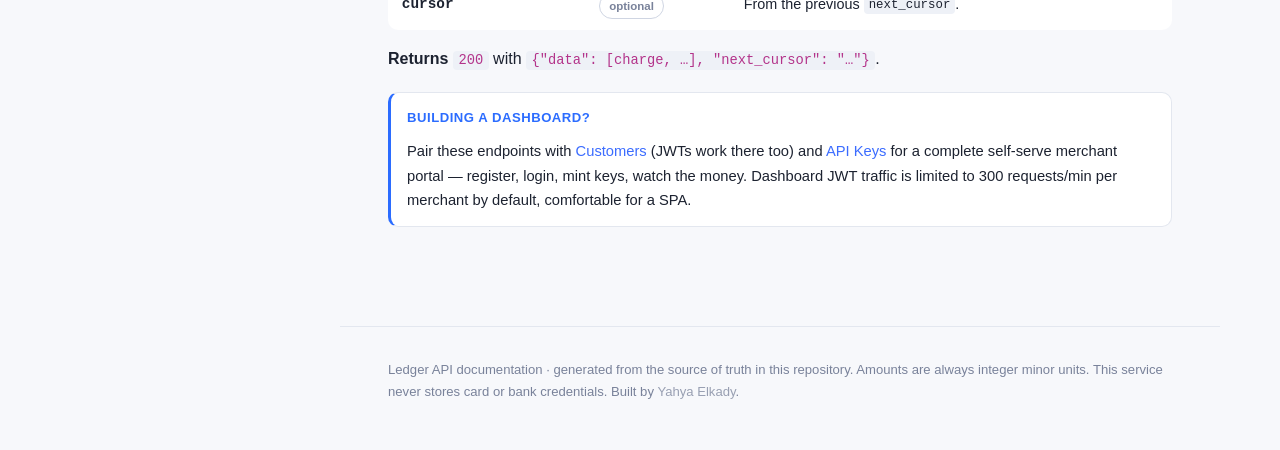
<file: docs/dashboard.html>
<!DOCTYPE html>
<html lang="en">
<head>
  <meta charset="utf-8" />
  <meta name="viewport" content="width=device-width, initial-scale=1" />
  <title>Dashboard · Ledger API</title>
  <link rel="stylesheet" href="styles.css" />
</head>
<body>
  <div class="topbar">
    <button class="menu-toggle" aria-label="Toggle navigation">☰</button>
    <strong>Ledger API</strong>
  </div>
  <div class="layout">
    <aside class="sidebar">
      <div class="sidebar-brand">
        <span class="logo">L</span>
        <span>Ledger API<small>Payments API · v1</small></span>
      </div>
      <nav class="nav">
        <div class="nav-section">
          <div class="nav-section-title">Introduction</div>
          <a href="index.html">Overview</a>
          <a href="getting-started.html">Getting Started</a>
        </div>
        <div class="nav-section">
          <div class="nav-section-title">Core Concepts</div>
          <a href="authentication.html">Authentication &amp; Modes</a>
          <a href="errors.html">Errors &amp; Conventions</a>
        </div>
        <div class="nav-section">
          <div class="nav-section-title">API Reference</div>
          <a href="customers.html">Customers</a>
          <a href="charges.html">Charges</a>
          <a href="plans.html">Plans</a>
          <a href="subscriptions.html">Subscriptions</a>
          <a href="bank-accounts.html">Bank Accounts</a>
          <a href="payouts.html">Payouts</a>
          <a href="apikeys.html">API Keys</a>
          <a href="dashboard.html">Dashboard</a>
          <a href="webhooks.html">Webhooks</a>
        </div>
        <div class="nav-section">
          <div class="nav-section-title">Operations</div>
          <a href="dev-setup.html">Deployment &amp; Setup</a>
        </div>
      </nav>
    </aside>
    <div class="content">
      <main class="content-inner">

<div class="eyebrow">API Reference</div>
<h1>Dashboard</h1>
<p class="lead">
  Read-only aggregates for building a merchant dashboard UI: headline numbers and a unified
  transaction feed. JWT-only, and scoped to the mode carried by the token.
</p>
<div class="meta-row">
  <span class="pill auth">JWT only</span>
  <span class="pill mode">mode-isolated</span>
</div>

<h2>Overview</h2>
<div class="endpoint"><span class="method get">GET</span><span class="path">/v1/dashboard/overview</span></div>
<p><strong>Returns</strong> <code>200</code> with current aggregates for your merchant in the
token's mode:</p>
<div class="table-wrap">
<table>
  <thead><tr><th>Field</th><th>Type</th><th>Notes</th></tr></thead>
  <tbody>
    <tr><td class="field-name">mode</td><td class="field-type">string</td><td>The mode these numbers cover.</td></tr>
    <tr><td class="field-name">charge_count</td><td class="field-type">int</td><td>All charges, any status.</td></tr>
    <tr><td class="field-name">charge_succeeded</td><td class="field-type">int</td><td>Count of succeeded charges.</td></tr>
    <tr><td class="field-name">charge_failed</td><td class="field-type">int</td><td>Count of failed charges.</td></tr>
    <tr><td class="field-name">gross_volume</td><td class="field-type">int</td><td>Sum of succeeded charge amounts, minor units.</td></tr>
    <tr><td class="field-name">active_subscriptions</td><td class="field-type">int</td><td>Currently active subscriptions.</td></tr>
    <tr><td class="field-name">pending_payouts</td><td class="field-type">int</td><td>Payouts not yet settled.</td></tr>
    <tr><td class="field-name">recent_failed_charges</td><td class="field-type">charge[]</td><td>Up to 10 most recent failed charges, for an "attention needed" panel.</td></tr>
  </tbody>
</table>
</div>
<pre><code>curl http://localhost:8080/v1/dashboard/overview \
  -H "Authorization: Bearer $ACCESS_TOKEN"</code></pre>
<pre><code>{
  "mode": "test",
  "charge_count": 128,
  "charge_succeeded": 119,
  "charge_failed": 9,
  "gross_volume": 482350,
  "active_subscriptions": 23,
  "pending_payouts": 2,
  "recent_failed_charges": [ { "id": "…", "status": "failed", "failure_code": "card_declined", … } ]
}</code></pre>

<h2>Transactions</h2>
<div class="endpoint"><span class="method get">GET</span><span class="path">/v1/dashboard/transactions</span></div>
<p>A paginated transaction feed (currently surfaces charges — the primary transaction type).
Accepts the same filters as <a href="charges.html">List charges</a>:</p>
<div class="table-wrap">
<table>
  <thead><tr><th>Query param</th><th></th><th>Notes</th></tr></thead>
  <tbody>
    <tr><td class="field-name">status</td><td><span class="pill opt">optional</span></td><td>e.g. <code>succeeded</code>, <code>failed</code>, <code>refunded</code>.</td></tr>
    <tr><td class="field-name">limit</td><td><span class="pill opt">optional</span></td><td>Default 20, max 100.</td></tr>
    <tr><td class="field-name">cursor</td><td><span class="pill opt">optional</span></td><td>From the previous <code>next_cursor</code>.</td></tr>
  </tbody>
</table>
</div>
<p><strong>Returns</strong> <code>200</code> with
<code>{"data": [charge, …], "next_cursor": "…"}</code>.</p>

<div class="callout note">
  <span class="callout-title">Building a dashboard?</span>
  <p>Pair these endpoints with <a href="customers.html">Customers</a> (JWTs work there too) and
  <a href="apikeys.html">API Keys</a> for a complete self-serve merchant portal — register,
  login, mint keys, watch the money. Dashboard JWT traffic is limited to 300 requests/min per
  merchant by default, comfortable for a SPA.</p>
</div>

      </main>
      <footer class="footer">
        Ledger API documentation · generated from the source of truth in this repository.
        Amounts are always integer minor units. This service never stores card or bank credentials.
        Built by <a href="https://github.com/yahya-elkady/ledger" style="color:inherit;opacity:0.75;">Yahya Elkady</a>.
      </footer>
    </div>
  </div>
  <script>
    (function () {
      var file = location.pathname.split('/').pop() || 'index.html';
      var links = document.querySelectorAll('.nav a');
      for (var i = 0; i < links.length; i++) {
        if (links[i].getAttribute('href') === file) links[i].classList.add('active');
      }
      var toggle = document.querySelector('.menu-toggle');
      if (toggle) toggle.addEventListener('click', function () { document.body.classList.toggle('nav-open'); });
      document.addEventListener('click', function (e) {
        if (document.body.classList.contains('nav-open') && e.target.classList.contains('nav-open')) {
          document.body.classList.remove('nav-open');
        }
      });
    })();
  </script>
</body>
</html>
</file>
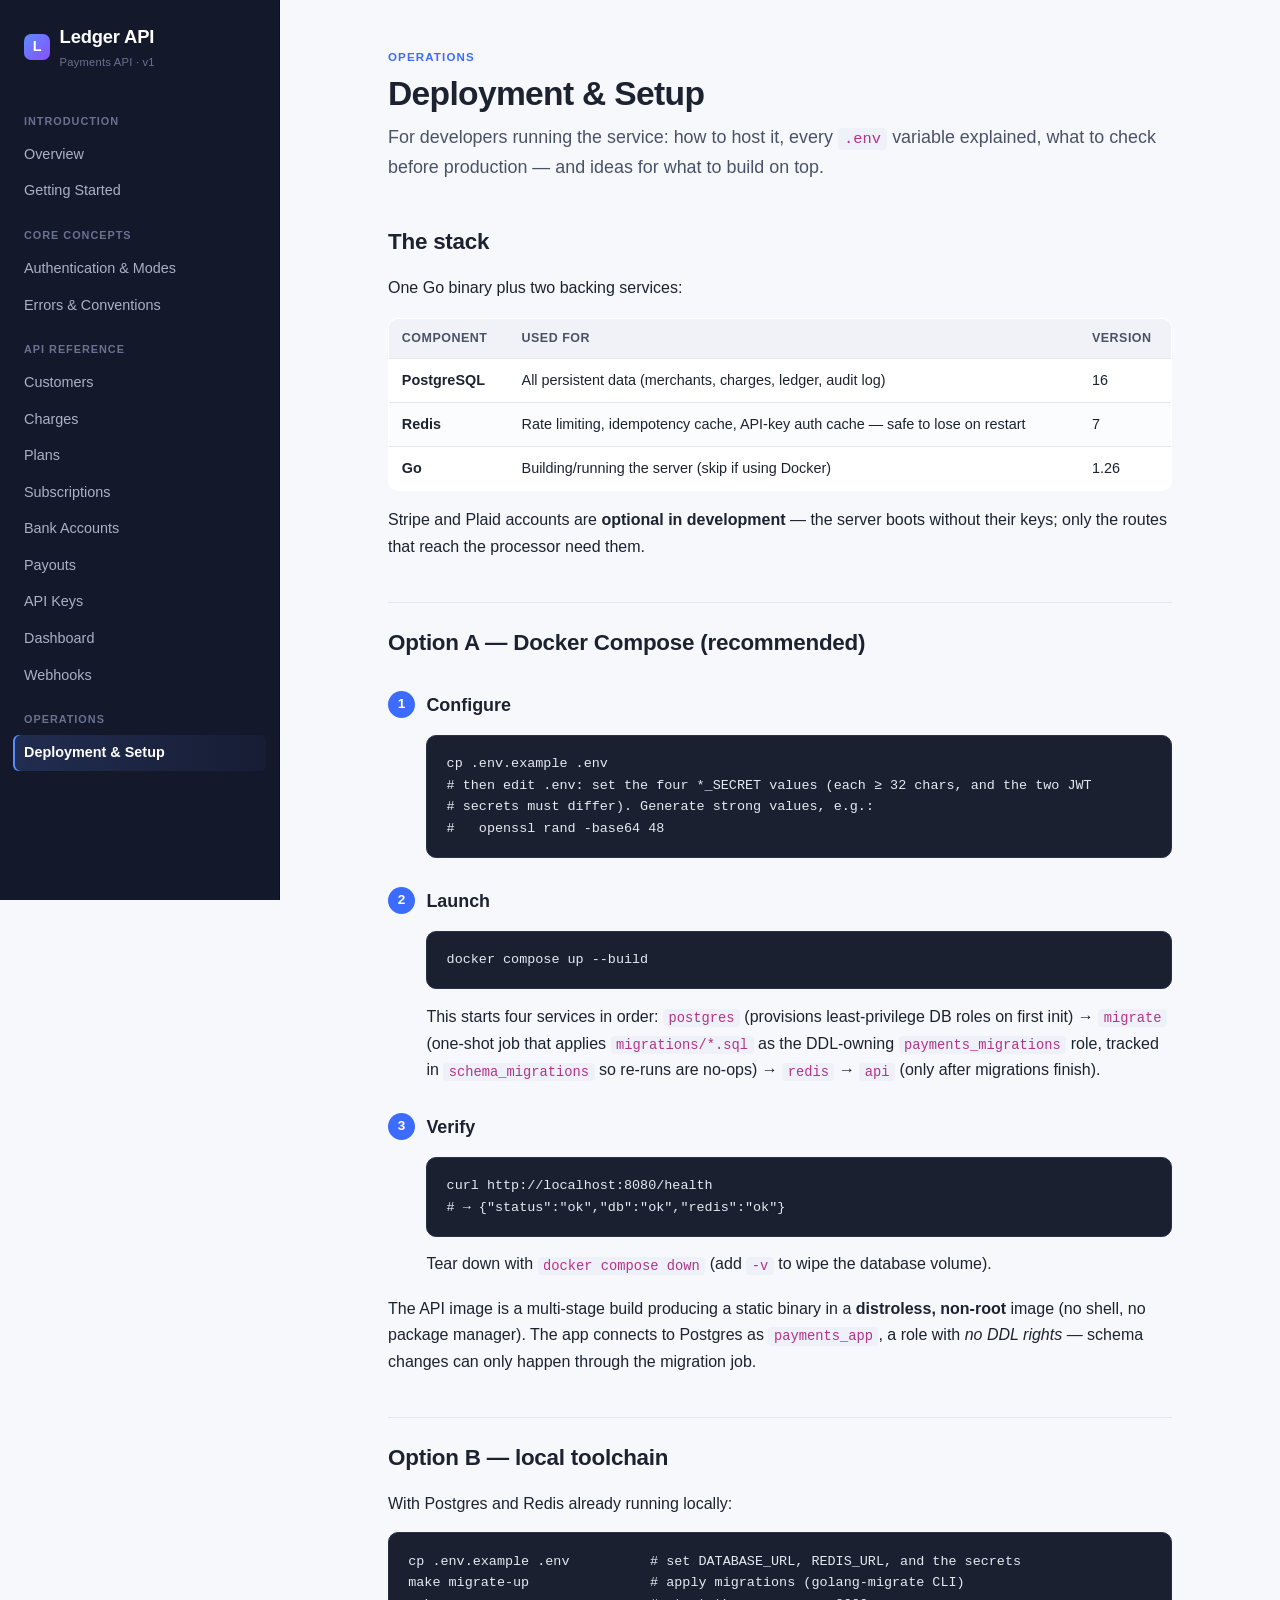
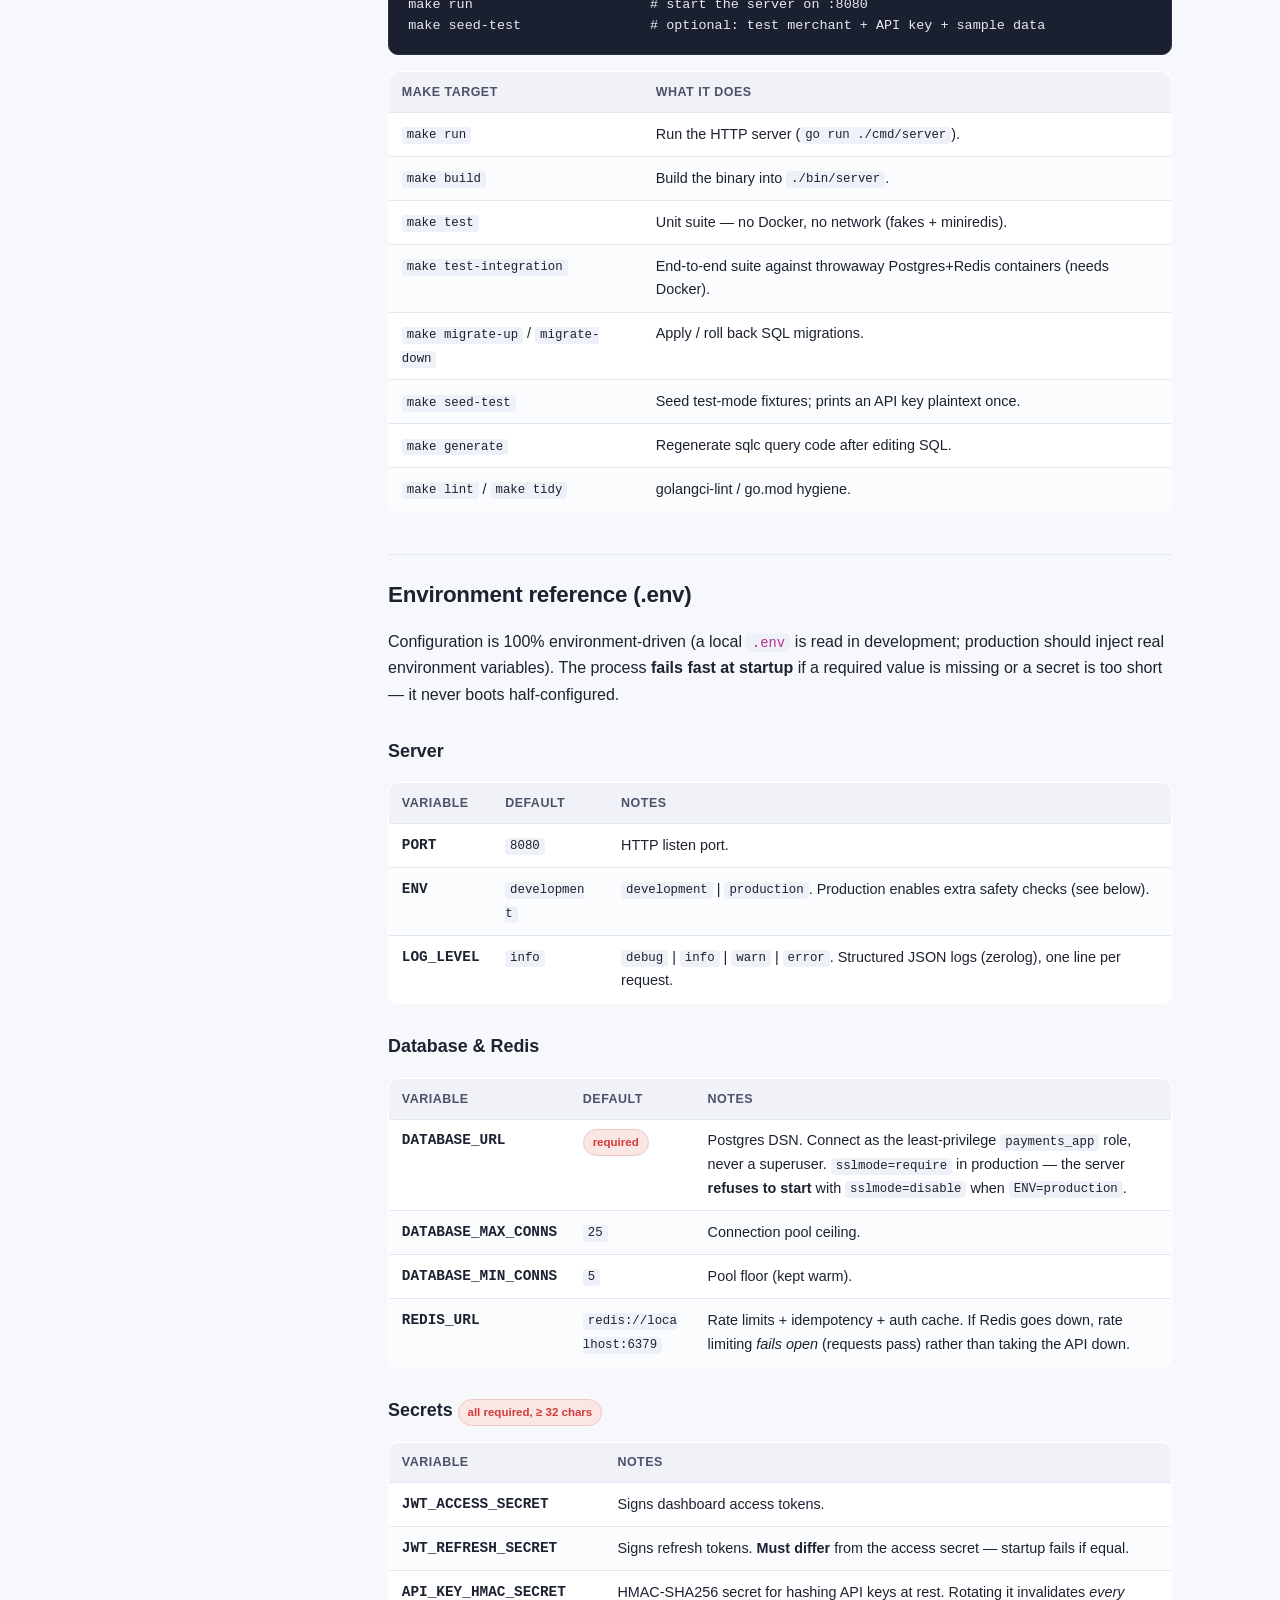
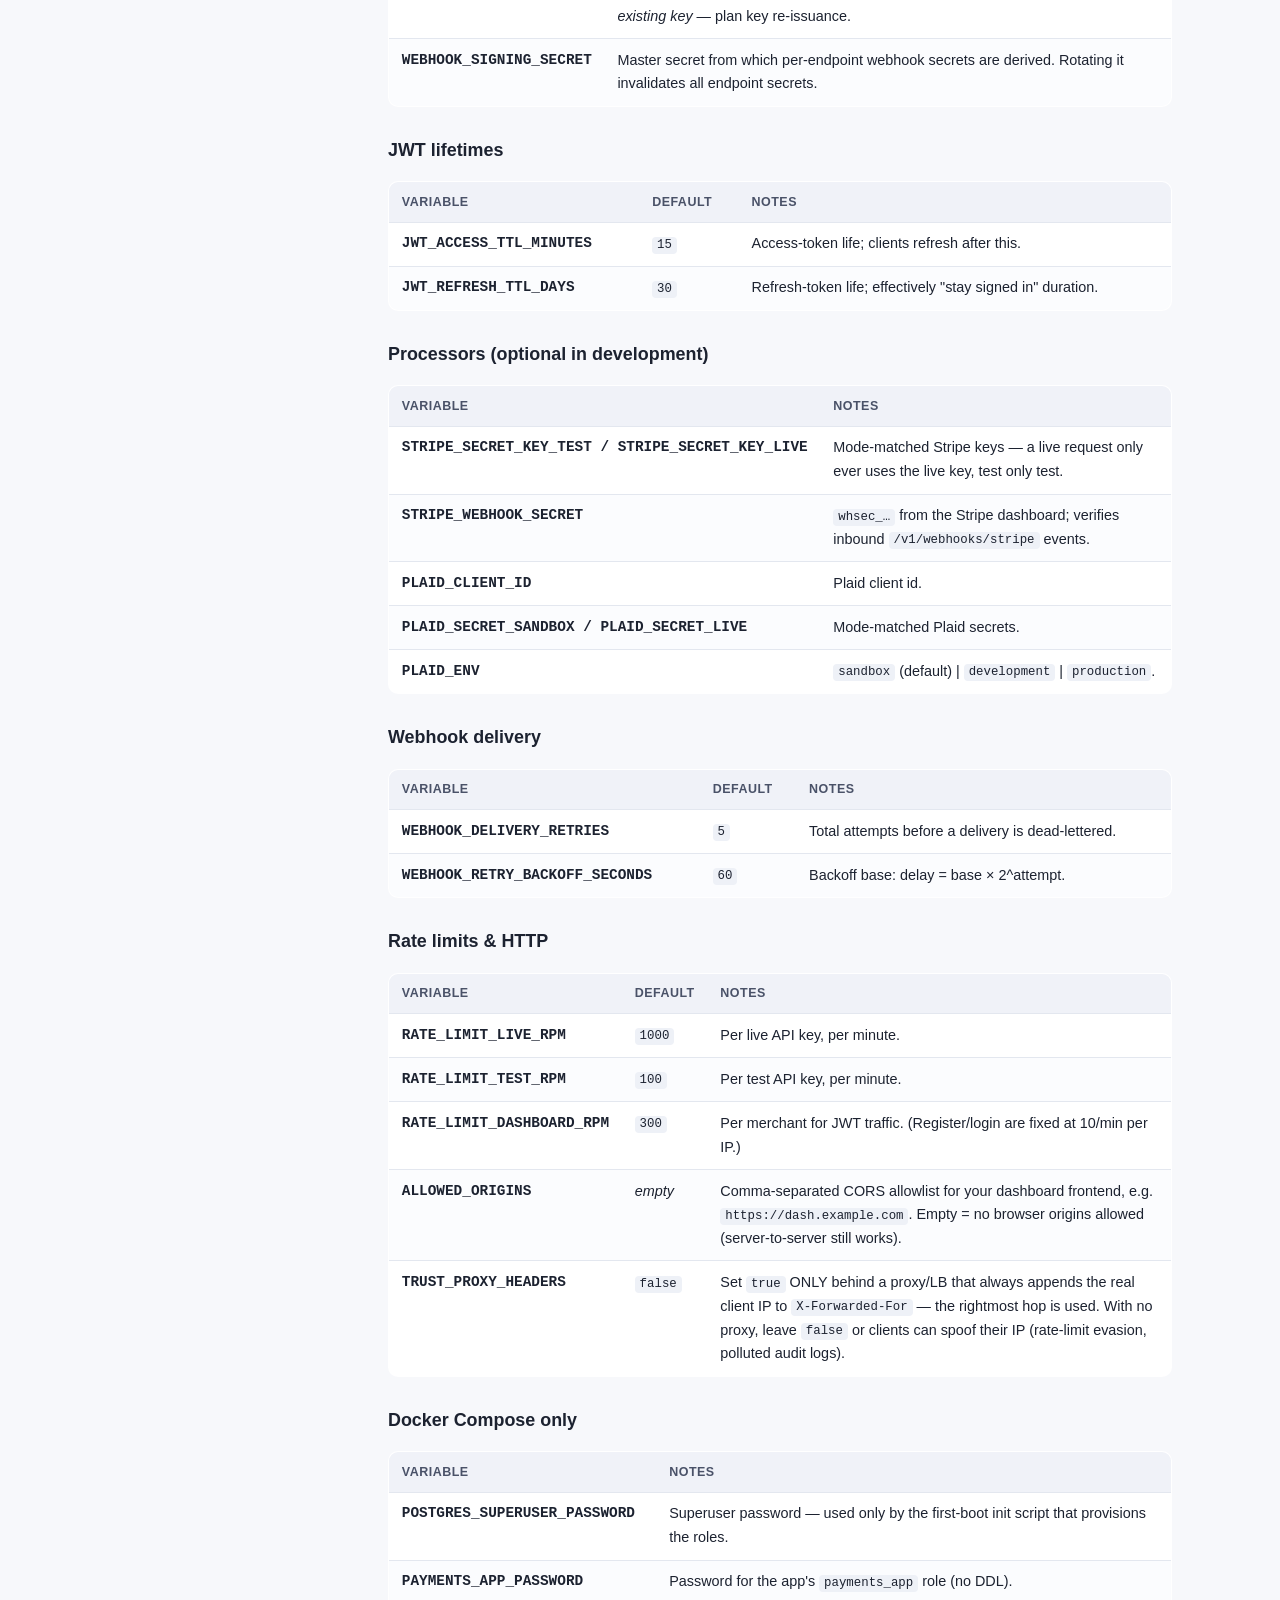
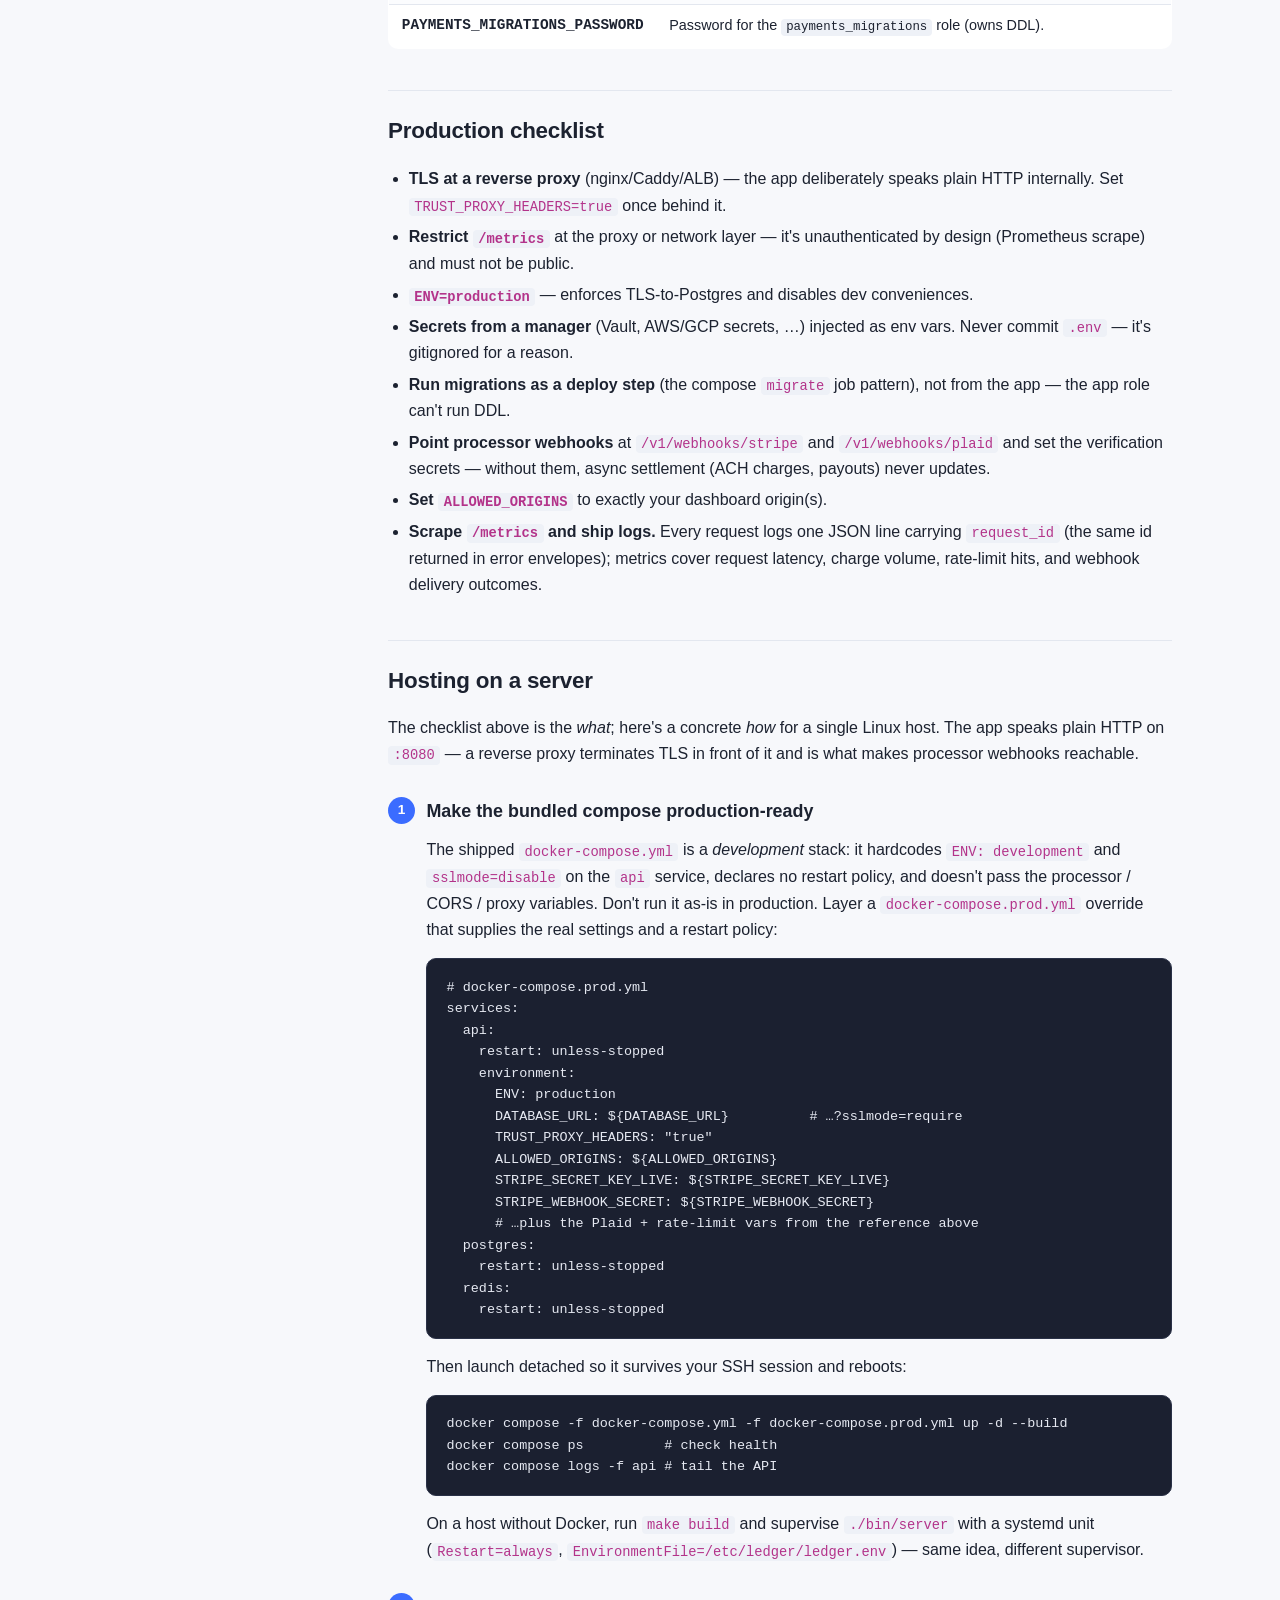
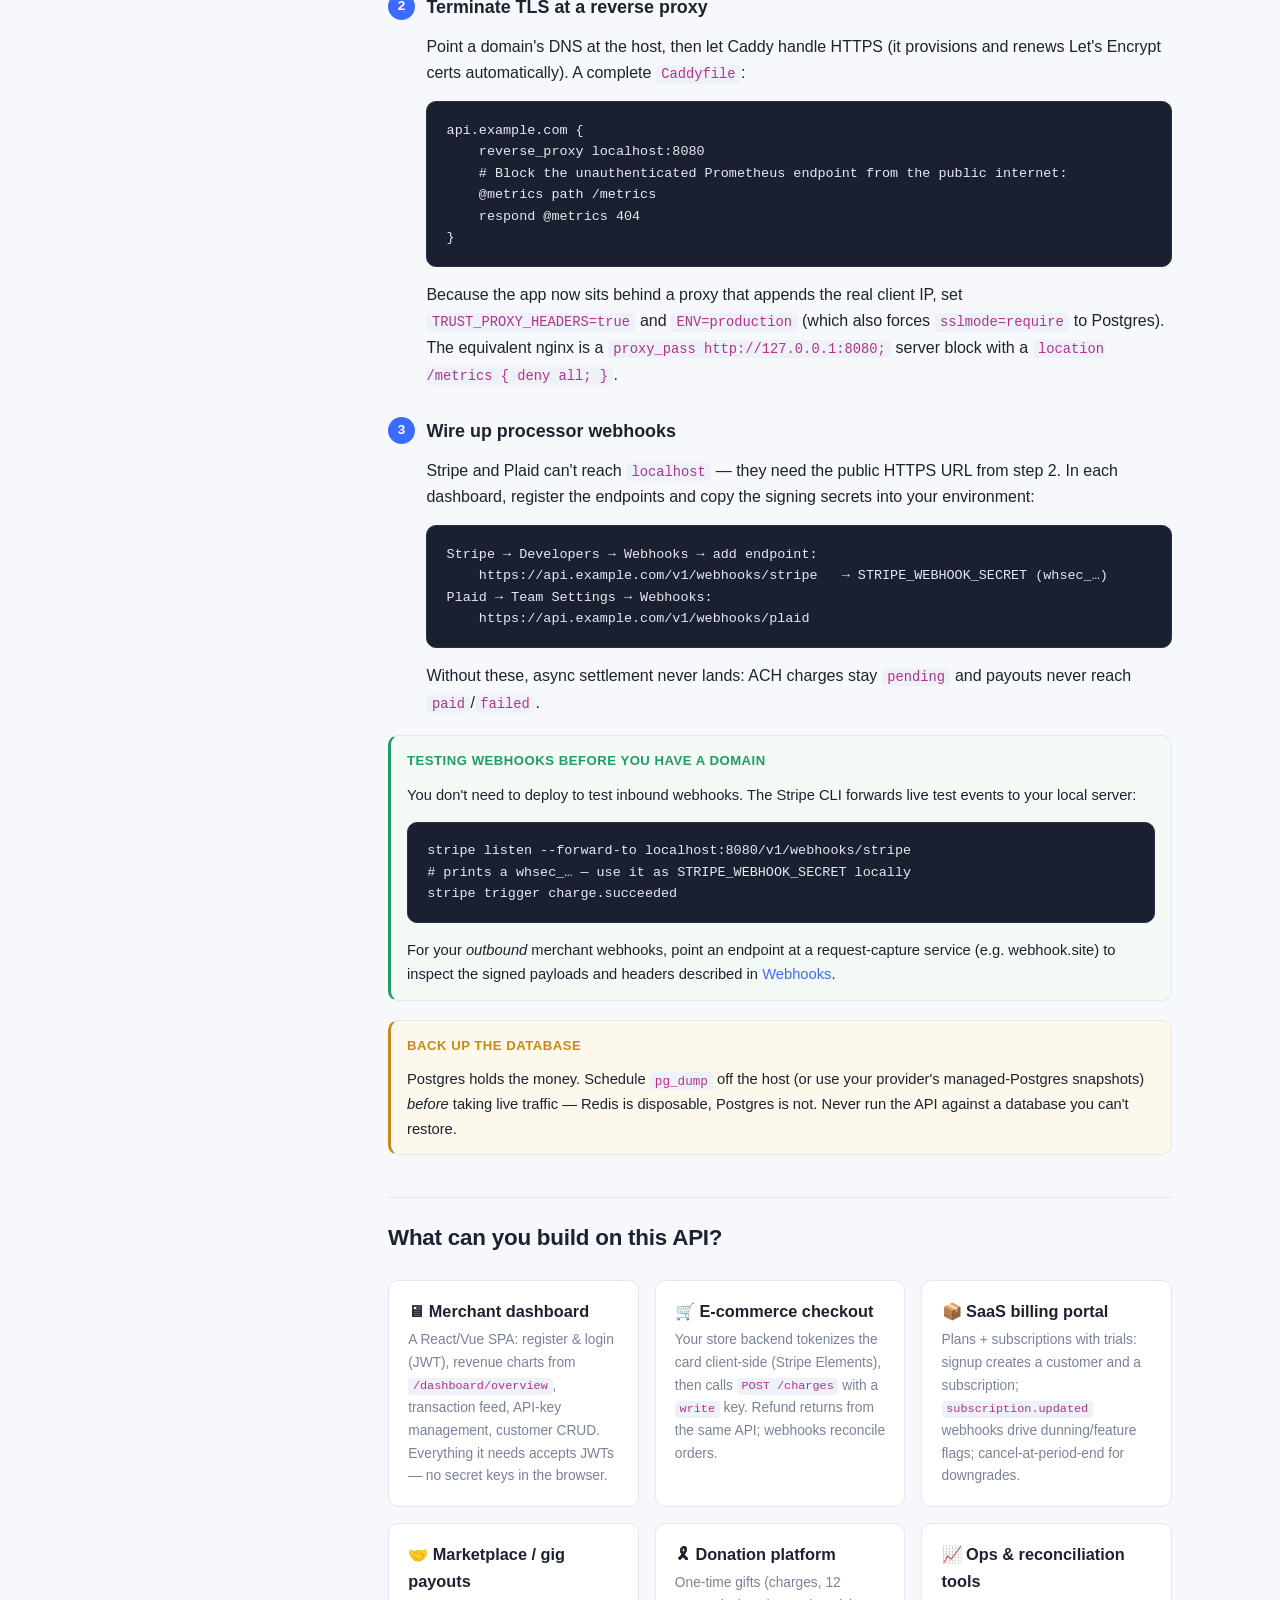
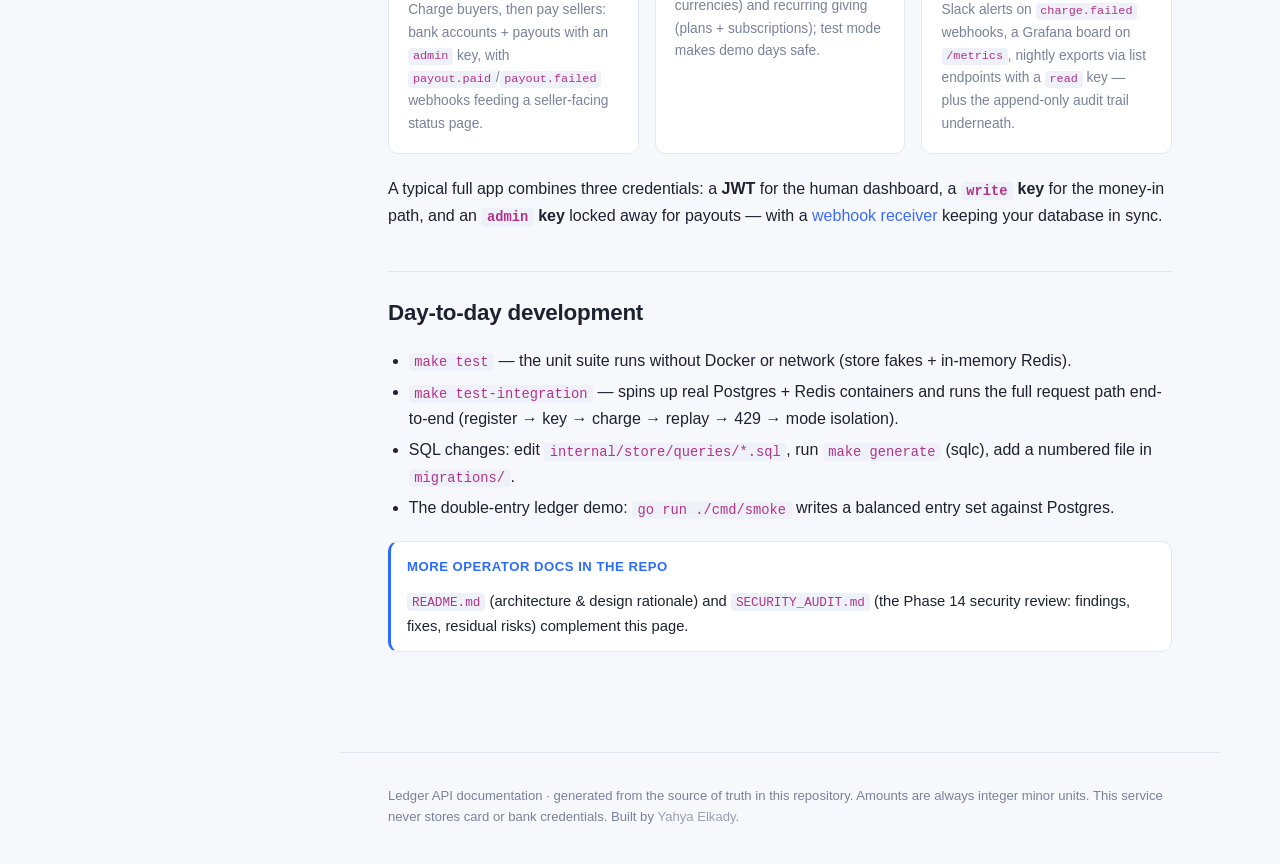
<file: docs/dev-setup.html>
<!DOCTYPE html>
<html lang="en">
<head>
  <meta charset="utf-8" />
  <meta name="viewport" content="width=device-width, initial-scale=1" />
  <title>Deployment &amp; Setup · Ledger API</title>
  <link rel="stylesheet" href="styles.css" />
</head>
<body>
  <div class="topbar">
    <button class="menu-toggle" aria-label="Toggle navigation">☰</button>
    <strong>Ledger API</strong>
  </div>
  <div class="layout">
    <aside class="sidebar">
      <div class="sidebar-brand">
        <span class="logo">L</span>
        <span>Ledger API<small>Payments API · v1</small></span>
      </div>
      <nav class="nav">
        <div class="nav-section">
          <div class="nav-section-title">Introduction</div>
          <a href="index.html">Overview</a>
          <a href="getting-started.html">Getting Started</a>
        </div>
        <div class="nav-section">
          <div class="nav-section-title">Core Concepts</div>
          <a href="authentication.html">Authentication &amp; Modes</a>
          <a href="errors.html">Errors &amp; Conventions</a>
        </div>
        <div class="nav-section">
          <div class="nav-section-title">API Reference</div>
          <a href="customers.html">Customers</a>
          <a href="charges.html">Charges</a>
          <a href="plans.html">Plans</a>
          <a href="subscriptions.html">Subscriptions</a>
          <a href="bank-accounts.html">Bank Accounts</a>
          <a href="payouts.html">Payouts</a>
          <a href="apikeys.html">API Keys</a>
          <a href="dashboard.html">Dashboard</a>
          <a href="webhooks.html">Webhooks</a>
        </div>
        <div class="nav-section">
          <div class="nav-section-title">Operations</div>
          <a href="dev-setup.html">Deployment &amp; Setup</a>
        </div>
      </nav>
    </aside>
    <div class="content">
      <main class="content-inner">

<div class="eyebrow">Operations</div>
<h1>Deployment &amp; Setup</h1>
<p class="lead">
  For developers running the service: how to host it, every <code>.env</code> variable
  explained, what to check before production — and ideas for what to build on top.
</p>

<h2>The stack</h2>
<p>One Go binary plus two backing services:</p>
<div class="table-wrap">
<table>
  <thead><tr><th>Component</th><th>Used for</th><th>Version</th></tr></thead>
  <tbody>
    <tr><td><strong>PostgreSQL</strong></td><td>All persistent data (merchants, charges, ledger, audit log)</td><td>16</td></tr>
    <tr><td><strong>Redis</strong></td><td>Rate limiting, idempotency cache, API-key auth cache — safe to lose on restart</td><td>7</td></tr>
    <tr><td><strong>Go</strong></td><td>Building/running the server (skip if using Docker)</td><td>1.26</td></tr>
  </tbody>
</table>
</div>
<p>Stripe and Plaid accounts are <strong>optional in development</strong> — the server boots
without their keys; only the routes that reach the processor need them.</p>

<h2>Option A — Docker Compose (recommended)</h2>
<ol class="steps">
  <li>
    <h3>Configure</h3>
<pre><code>cp .env.example .env
# then edit .env: set the four *_SECRET values (each ≥ 32 chars, and the two JWT
# secrets must differ). Generate strong values, e.g.:
#   openssl rand -base64 48</code></pre>
  </li>
  <li>
    <h3>Launch</h3>
<pre><code>docker compose up --build</code></pre>
    <p>This starts four services in order: <code>postgres</code> (provisions least-privilege DB
    roles on first init) → <code>migrate</code> (one-shot job that applies
    <code>migrations/*.sql</code> as the DDL-owning <code>payments_migrations</code> role,
    tracked in <code>schema_migrations</code> so re-runs are no-ops) → <code>redis</code> →
    <code>api</code> (only after migrations finish).</p>
  </li>
  <li>
    <h3>Verify</h3>
<pre><code>curl http://localhost:8080/health
# → {"status":"ok","db":"ok","redis":"ok"}</code></pre>
    <p>Tear down with <code>docker compose down</code> (add <code>-v</code> to wipe the database
    volume).</p>
  </li>
</ol>
<p>The API image is a multi-stage build producing a static binary in a
<strong>distroless, non-root</strong> image (no shell, no package manager). The app connects to
Postgres as <code>payments_app</code>, a role with <em>no DDL rights</em> — schema changes can
only happen through the migration job.</p>

<h2>Option B — local toolchain</h2>
<p>With Postgres and Redis already running locally:</p>
<pre><code>cp .env.example .env          # set DATABASE_URL, REDIS_URL, and the secrets
make migrate-up               # apply migrations (golang-migrate CLI)
make run                      # start the server on :8080
make seed-test                # optional: test merchant + API key + sample data</code></pre>
<div class="table-wrap">
<table>
  <thead><tr><th>Make target</th><th>What it does</th></tr></thead>
  <tbody>
    <tr><td><code>make run</code></td><td>Run the HTTP server (<code>go run ./cmd/server</code>).</td></tr>
    <tr><td><code>make build</code></td><td>Build the binary into <code>./bin/server</code>.</td></tr>
    <tr><td><code>make test</code></td><td>Unit suite — no Docker, no network (fakes + miniredis).</td></tr>
    <tr><td><code>make test-integration</code></td><td>End-to-end suite against throwaway Postgres+Redis containers (needs Docker).</td></tr>
    <tr><td><code>make migrate-up</code> / <code>migrate-down</code></td><td>Apply / roll back SQL migrations.</td></tr>
    <tr><td><code>make seed-test</code></td><td>Seed test-mode fixtures; prints an API key plaintext once.</td></tr>
    <tr><td><code>make generate</code></td><td>Regenerate sqlc query code after editing SQL.</td></tr>
    <tr><td><code>make lint</code> / <code>make tidy</code></td><td>golangci-lint / go.mod hygiene.</td></tr>
  </tbody>
</table>
</div>

<h2 class="anchor-h" id="env">Environment reference (.env)</h2>
<p>Configuration is 100% environment-driven (a local <code>.env</code> is read in development;
production should inject real environment variables). The process <strong>fails fast at
startup</strong> if a required value is missing or a secret is too short — it never boots
half-configured.</p>

<h3>Server</h3>
<div class="table-wrap">
<table>
  <thead><tr><th>Variable</th><th>Default</th><th>Notes</th></tr></thead>
  <tbody>
    <tr><td class="field-name">PORT</td><td><code>8080</code></td><td>HTTP listen port.</td></tr>
    <tr><td class="field-name">ENV</td><td><code>development</code></td><td><code>development</code> | <code>production</code>. Production enables extra safety checks (see below).</td></tr>
    <tr><td class="field-name">LOG_LEVEL</td><td><code>info</code></td><td><code>debug</code> | <code>info</code> | <code>warn</code> | <code>error</code>. Structured JSON logs (zerolog), one line per request.</td></tr>
  </tbody>
</table>
</div>

<h3>Database &amp; Redis</h3>
<div class="table-wrap">
<table>
  <thead><tr><th>Variable</th><th>Default</th><th>Notes</th></tr></thead>
  <tbody>
    <tr><td class="field-name">DATABASE_URL</td><td><span class="pill req">required</span></td><td>Postgres DSN. Connect as the least-privilege <code>payments_app</code> role, never a superuser. <code>sslmode=require</code> in production — the server <strong>refuses to start</strong> with <code>sslmode=disable</code> when <code>ENV=production</code>.</td></tr>
    <tr><td class="field-name">DATABASE_MAX_CONNS</td><td><code>25</code></td><td>Connection pool ceiling.</td></tr>
    <tr><td class="field-name">DATABASE_MIN_CONNS</td><td><code>5</code></td><td>Pool floor (kept warm).</td></tr>
    <tr><td class="field-name">REDIS_URL</td><td><code>redis://localhost:6379</code></td><td>Rate limits + idempotency + auth cache. If Redis goes down, rate limiting <em>fails open</em> (requests pass) rather than taking the API down.</td></tr>
  </tbody>
</table>
</div>

<h3>Secrets <span class="pill req">all required, ≥ 32 chars</span></h3>
<div class="table-wrap">
<table>
  <thead><tr><th>Variable</th><th>Notes</th></tr></thead>
  <tbody>
    <tr><td class="field-name">JWT_ACCESS_SECRET</td><td>Signs dashboard access tokens.</td></tr>
    <tr><td class="field-name">JWT_REFRESH_SECRET</td><td>Signs refresh tokens. <strong>Must differ</strong> from the access secret — startup fails if equal.</td></tr>
    <tr><td class="field-name">API_KEY_HMAC_SECRET</td><td>HMAC-SHA256 secret for hashing API keys at rest. Rotating it invalidates <em>every existing key</em> — plan key re-issuance.</td></tr>
    <tr><td class="field-name">WEBHOOK_SIGNING_SECRET</td><td>Master secret from which per-endpoint webhook secrets are derived. Rotating it invalidates all endpoint secrets.</td></tr>
  </tbody>
</table>
</div>

<h3>JWT lifetimes</h3>
<div class="table-wrap">
<table>
  <thead><tr><th>Variable</th><th>Default</th><th>Notes</th></tr></thead>
  <tbody>
    <tr><td class="field-name">JWT_ACCESS_TTL_MINUTES</td><td><code>15</code></td><td>Access-token life; clients refresh after this.</td></tr>
    <tr><td class="field-name">JWT_REFRESH_TTL_DAYS</td><td><code>30</code></td><td>Refresh-token life; effectively "stay signed in" duration.</td></tr>
  </tbody>
</table>
</div>

<h3>Processors (optional in development)</h3>
<div class="table-wrap">
<table>
  <thead><tr><th>Variable</th><th>Notes</th></tr></thead>
  <tbody>
    <tr><td class="field-name">STRIPE_SECRET_KEY_TEST / STRIPE_SECRET_KEY_LIVE</td><td>Mode-matched Stripe keys — a live request only ever uses the live key, test only test.</td></tr>
    <tr><td class="field-name">STRIPE_WEBHOOK_SECRET</td><td><code>whsec_…</code> from the Stripe dashboard; verifies inbound <code>/v1/webhooks/stripe</code> events.</td></tr>
    <tr><td class="field-name">PLAID_CLIENT_ID</td><td>Plaid client id.</td></tr>
    <tr><td class="field-name">PLAID_SECRET_SANDBOX / PLAID_SECRET_LIVE</td><td>Mode-matched Plaid secrets.</td></tr>
    <tr><td class="field-name">PLAID_ENV</td><td><code>sandbox</code> (default) | <code>development</code> | <code>production</code>.</td></tr>
  </tbody>
</table>
</div>

<h3>Webhook delivery</h3>
<div class="table-wrap">
<table>
  <thead><tr><th>Variable</th><th>Default</th><th>Notes</th></tr></thead>
  <tbody>
    <tr><td class="field-name">WEBHOOK_DELIVERY_RETRIES</td><td><code>5</code></td><td>Total attempts before a delivery is dead-lettered.</td></tr>
    <tr><td class="field-name">WEBHOOK_RETRY_BACKOFF_SECONDS</td><td><code>60</code></td><td>Backoff base: delay = base × 2^attempt.</td></tr>
  </tbody>
</table>
</div>

<h3>Rate limits &amp; HTTP</h3>
<div class="table-wrap">
<table>
  <thead><tr><th>Variable</th><th>Default</th><th>Notes</th></tr></thead>
  <tbody>
    <tr><td class="field-name">RATE_LIMIT_LIVE_RPM</td><td><code>1000</code></td><td>Per live API key, per minute.</td></tr>
    <tr><td class="field-name">RATE_LIMIT_TEST_RPM</td><td><code>100</code></td><td>Per test API key, per minute.</td></tr>
    <tr><td class="field-name">RATE_LIMIT_DASHBOARD_RPM</td><td><code>300</code></td><td>Per merchant for JWT traffic. (Register/login are fixed at 10/min per IP.)</td></tr>
    <tr><td class="field-name">ALLOWED_ORIGINS</td><td><em>empty</em></td><td>Comma-separated CORS allowlist for your dashboard frontend, e.g. <code>https://dash.example.com</code>. Empty = no browser origins allowed (server-to-server still works).</td></tr>
    <tr><td class="field-name">TRUST_PROXY_HEADERS</td><td><code>false</code></td><td>Set <code>true</code> ONLY behind a proxy/LB that always appends the real client IP to <code>X-Forwarded-For</code> — the rightmost hop is used. With no proxy, leave <code>false</code> or clients can spoof their IP (rate-limit evasion, polluted audit logs).</td></tr>
  </tbody>
</table>
</div>

<h3>Docker Compose only</h3>
<div class="table-wrap">
<table>
  <thead><tr><th>Variable</th><th>Notes</th></tr></thead>
  <tbody>
    <tr><td class="field-name">POSTGRES_SUPERUSER_PASSWORD</td><td>Superuser password — used only by the first-boot init script that provisions the roles.</td></tr>
    <tr><td class="field-name">PAYMENTS_APP_PASSWORD</td><td>Password for the app's <code>payments_app</code> role (no DDL).</td></tr>
    <tr><td class="field-name">PAYMENTS_MIGRATIONS_PASSWORD</td><td>Password for the <code>payments_migrations</code> role (owns DDL).</td></tr>
  </tbody>
</table>
</div>

<h2>Production checklist</h2>
<ul>
  <li><strong>TLS at a reverse proxy</strong> (nginx/Caddy/ALB) — the app deliberately speaks
    plain HTTP internally. Set <code>TRUST_PROXY_HEADERS=true</code> once behind it.</li>
  <li><strong>Restrict <code>/metrics</code></strong> at the proxy or network layer — it's
    unauthenticated by design (Prometheus scrape) and must not be public.</li>
  <li><strong><code>ENV=production</code></strong> — enforces TLS-to-Postgres and disables
    dev conveniences.</li>
  <li><strong>Secrets from a manager</strong> (Vault, AWS/GCP secrets, …) injected as env vars.
    Never commit <code>.env</code> — it's gitignored for a reason.</li>
  <li><strong>Run migrations as a deploy step</strong> (the compose <code>migrate</code> job
    pattern), not from the app — the app role can't run DDL.</li>
  <li><strong>Point processor webhooks</strong> at <code>/v1/webhooks/stripe</code> and
    <code>/v1/webhooks/plaid</code> and set the verification secrets — without them, async
    settlement (ACH charges, payouts) never updates.</li>
  <li><strong>Set <code>ALLOWED_ORIGINS</code></strong> to exactly your dashboard origin(s).</li>
  <li><strong>Scrape <code>/metrics</code> and ship logs.</strong> Every request logs one JSON
    line carrying <code>request_id</code> (the same id returned in error envelopes); metrics
    cover request latency, charge volume, rate-limit hits, and webhook delivery outcomes.</li>
</ul>

<h2 class="anchor-h" id="hosting">Hosting on a server</h2>
<p>The checklist above is the <em>what</em>; here's a concrete <em>how</em> for a single Linux
host. The app speaks plain HTTP on <code>:8080</code> — a reverse proxy terminates TLS in front
of it and is what makes processor webhooks reachable.</p>

<ol class="steps">
  <li>
    <h3>Make the bundled compose production-ready</h3>
    <p>The shipped <code>docker-compose.yml</code> is a <em>development</em> stack: it hardcodes
    <code>ENV: development</code> and <code>sslmode=disable</code> on the <code>api</code> service,
    declares no restart policy, and doesn't pass the processor / CORS / proxy variables. Don't run
    it as-is in production. Layer a <code>docker-compose.prod.yml</code> override that supplies the
    real settings and a restart policy:</p>
<pre><code># docker-compose.prod.yml
services:
  api:
    restart: unless-stopped
    environment:
      ENV: production
      DATABASE_URL: ${DATABASE_URL}          # …?sslmode=require
      TRUST_PROXY_HEADERS: "true"
      ALLOWED_ORIGINS: ${ALLOWED_ORIGINS}
      STRIPE_SECRET_KEY_LIVE: ${STRIPE_SECRET_KEY_LIVE}
      STRIPE_WEBHOOK_SECRET: ${STRIPE_WEBHOOK_SECRET}
      # …plus the Plaid + rate-limit vars from the reference above
  postgres:
    restart: unless-stopped
  redis:
    restart: unless-stopped</code></pre>
    <p>Then launch detached so it survives your SSH session and reboots:</p>
<pre><code>docker compose -f docker-compose.yml -f docker-compose.prod.yml up -d --build
docker compose ps          # check health
docker compose logs -f api # tail the API</code></pre>
    <p>On a host without Docker, run <code>make build</code> and supervise
    <code>./bin/server</code> with a systemd unit (<code>Restart=always</code>,
    <code>EnvironmentFile=/etc/ledger/ledger.env</code>) — same idea, different supervisor.</p>
  </li>
  <li>
    <h3>Terminate TLS at a reverse proxy</h3>
    <p>Point a domain's DNS at the host, then let Caddy handle HTTPS (it provisions and renews
    Let's Encrypt certs automatically). A complete <code>Caddyfile</code>:</p>
<pre><code>api.example.com {
    reverse_proxy localhost:8080
    # Block the unauthenticated Prometheus endpoint from the public internet:
    @metrics path /metrics
    respond @metrics 404
}</code></pre>
    <p>Because the app now sits behind a proxy that appends the real client IP, set
    <code>TRUST_PROXY_HEADERS=true</code> and <code>ENV=production</code> (which also forces
    <code>sslmode=require</code> to Postgres). The equivalent nginx is a
    <code>proxy_pass http://127.0.0.1:8080;</code> server block with a <code>location /metrics
    { deny all; }</code>.</p>
  </li>
  <li>
    <h3>Wire up processor webhooks</h3>
    <p>Stripe and Plaid can't reach <code>localhost</code> — they need the public HTTPS URL from
    step 2. In each dashboard, register the endpoints and copy the signing secrets into your
    environment:</p>
<pre><code>Stripe → Developers → Webhooks → add endpoint:
    https://api.example.com/v1/webhooks/stripe   → STRIPE_WEBHOOK_SECRET (whsec_…)
Plaid → Team Settings → Webhooks:
    https://api.example.com/v1/webhooks/plaid</code></pre>
    <p>Without these, async settlement never lands: ACH charges stay <code>pending</code> and
    payouts never reach <code>paid</code>/<code>failed</code>.</p>
  </li>
</ol>

<div class="callout tip">
  <span class="callout-title">Testing webhooks before you have a domain</span>
  <p>You don't need to deploy to test inbound webhooks. The Stripe CLI forwards live test events
  to your local server:</p>
<pre><code>stripe listen --forward-to localhost:8080/v1/webhooks/stripe
# prints a whsec_… — use it as STRIPE_WEBHOOK_SECRET locally
stripe trigger charge.succeeded</code></pre>
  <p>For your <em>outbound</em> merchant webhooks, point an endpoint at a request-capture service
  (e.g. webhook.site) to inspect the signed payloads and headers described in
  <a href="webhooks.html">Webhooks</a>.</p>
</div>

<div class="callout warning">
  <span class="callout-title">Back up the database</span>
  <p>Postgres holds the money. Schedule <code>pg_dump</code> off the host (or use your provider's
  managed-Postgres snapshots) <em>before</em> taking live traffic — Redis is disposable, Postgres
  is not. Never run the API against a database you can't restore.</p>
</div>

<h2>What can you build on this API?</h2>
<div class="card-grid">
  <div class="card">
    <div class="card-title">🖥 Merchant dashboard</div>
    <div class="card-desc">A React/Vue SPA: register &amp; login (JWT), revenue charts from
      <code>/dashboard/overview</code>, transaction feed, API-key management, customer CRUD.
      Everything it needs accepts JWTs — no secret keys in the browser.</div>
  </div>
  <div class="card">
    <div class="card-title">🛒 E-commerce checkout</div>
    <div class="card-desc">Your store backend tokenizes the card client-side (Stripe Elements),
      then calls <code>POST /charges</code> with a <code>write</code> key. Refund returns from the
      same API; webhooks reconcile orders.</div>
  </div>
  <div class="card">
    <div class="card-title">📦 SaaS billing portal</div>
    <div class="card-desc">Plans + subscriptions with trials: signup creates a customer and a
      subscription; <code>subscription.updated</code> webhooks drive dunning/feature flags;
      cancel-at-period-end for downgrades.</div>
  </div>
  <div class="card">
    <div class="card-title">🤝 Marketplace / gig payouts</div>
    <div class="card-desc">Charge buyers, then pay sellers: bank accounts + payouts with an
      <code>admin</code> key, with <code>payout.paid</code>/<code>payout.failed</code> webhooks
      feeding a seller-facing status page.</div>
  </div>
  <div class="card">
    <div class="card-title">🎗 Donation platform</div>
    <div class="card-desc">One-time gifts (charges, 12 currencies) and recurring giving
      (plans + subscriptions); test mode makes demo days safe.</div>
  </div>
  <div class="card">
    <div class="card-title">📈 Ops &amp; reconciliation tools</div>
    <div class="card-desc">Slack alerts on <code>charge.failed</code> webhooks, a Grafana board
      on <code>/metrics</code>, nightly exports via list endpoints with a <code>read</code> key —
      plus the append-only audit trail underneath.</div>
  </div>
</div>
<p>A typical full app combines three credentials: a <strong>JWT</strong> for the human dashboard,
a <strong><code>write</code> key</strong> for the money-in path, and an
<strong><code>admin</code> key</strong> locked away for payouts — with a
<a href="webhooks.html">webhook receiver</a> keeping your database in sync.</p>

<h2>Day-to-day development</h2>
<ul>
  <li><code>make test</code> — the unit suite runs without Docker or network (store fakes +
    in-memory Redis).</li>
  <li><code>make test-integration</code> — spins up real Postgres + Redis containers and runs
    the full request path end-to-end (register → key → charge → replay → 429 → mode isolation).</li>
  <li>SQL changes: edit <code>internal/store/queries/*.sql</code>, run
    <code>make generate</code> (sqlc), add a numbered file in <code>migrations/</code>.</li>
  <li>The double-entry ledger demo: <code>go run ./cmd/smoke</code> writes a balanced entry set
    against Postgres.</li>
</ul>

<div class="callout note">
  <span class="callout-title">More operator docs in the repo</span>
  <p><code>README.md</code> (architecture &amp; design rationale) and
  <code>SECURITY_AUDIT.md</code> (the Phase 14 security review: findings, fixes, residual
  risks) complement this page.</p>
</div>

      </main>
      <footer class="footer">
        Ledger API documentation · generated from the source of truth in this repository.
        Amounts are always integer minor units. This service never stores card or bank credentials.
        Built by <a href="https://github.com/yahya-elkady/ledger" style="color:inherit;opacity:0.75;">Yahya Elkady</a>.
      </footer>
    </div>
  </div>
  <script>
    (function () {
      var file = location.pathname.split('/').pop() || 'index.html';
      var links = document.querySelectorAll('.nav a');
      for (var i = 0; i < links.length; i++) {
        if (links[i].getAttribute('href') === file) links[i].classList.add('active');
      }
      var toggle = document.querySelector('.menu-toggle');
      if (toggle) toggle.addEventListener('click', function () { document.body.classList.toggle('nav-open'); });
      document.addEventListener('click', function (e) {
        if (document.body.classList.contains('nav-open') && e.target.classList.contains('nav-open')) {
          document.body.classList.remove('nav-open');
        }
      });
    })();
  </script>
</body>
</html>
</file>
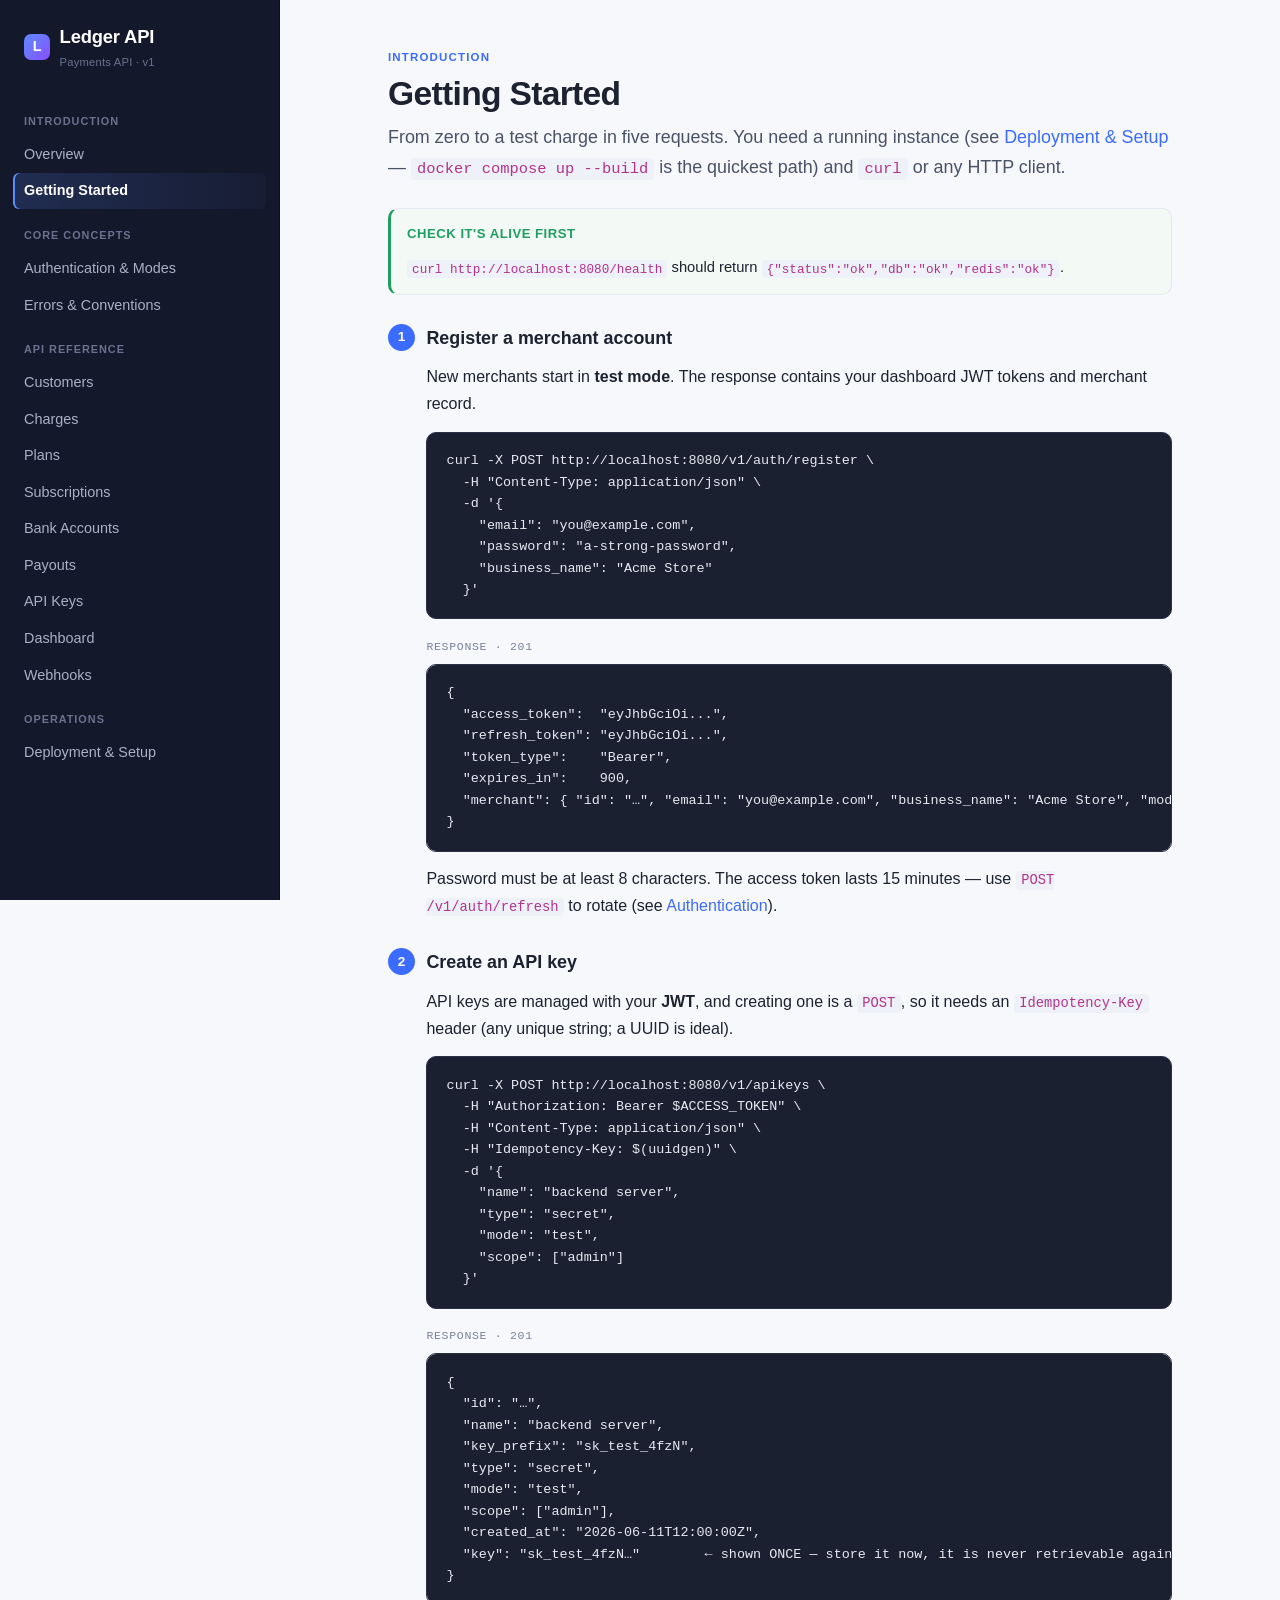
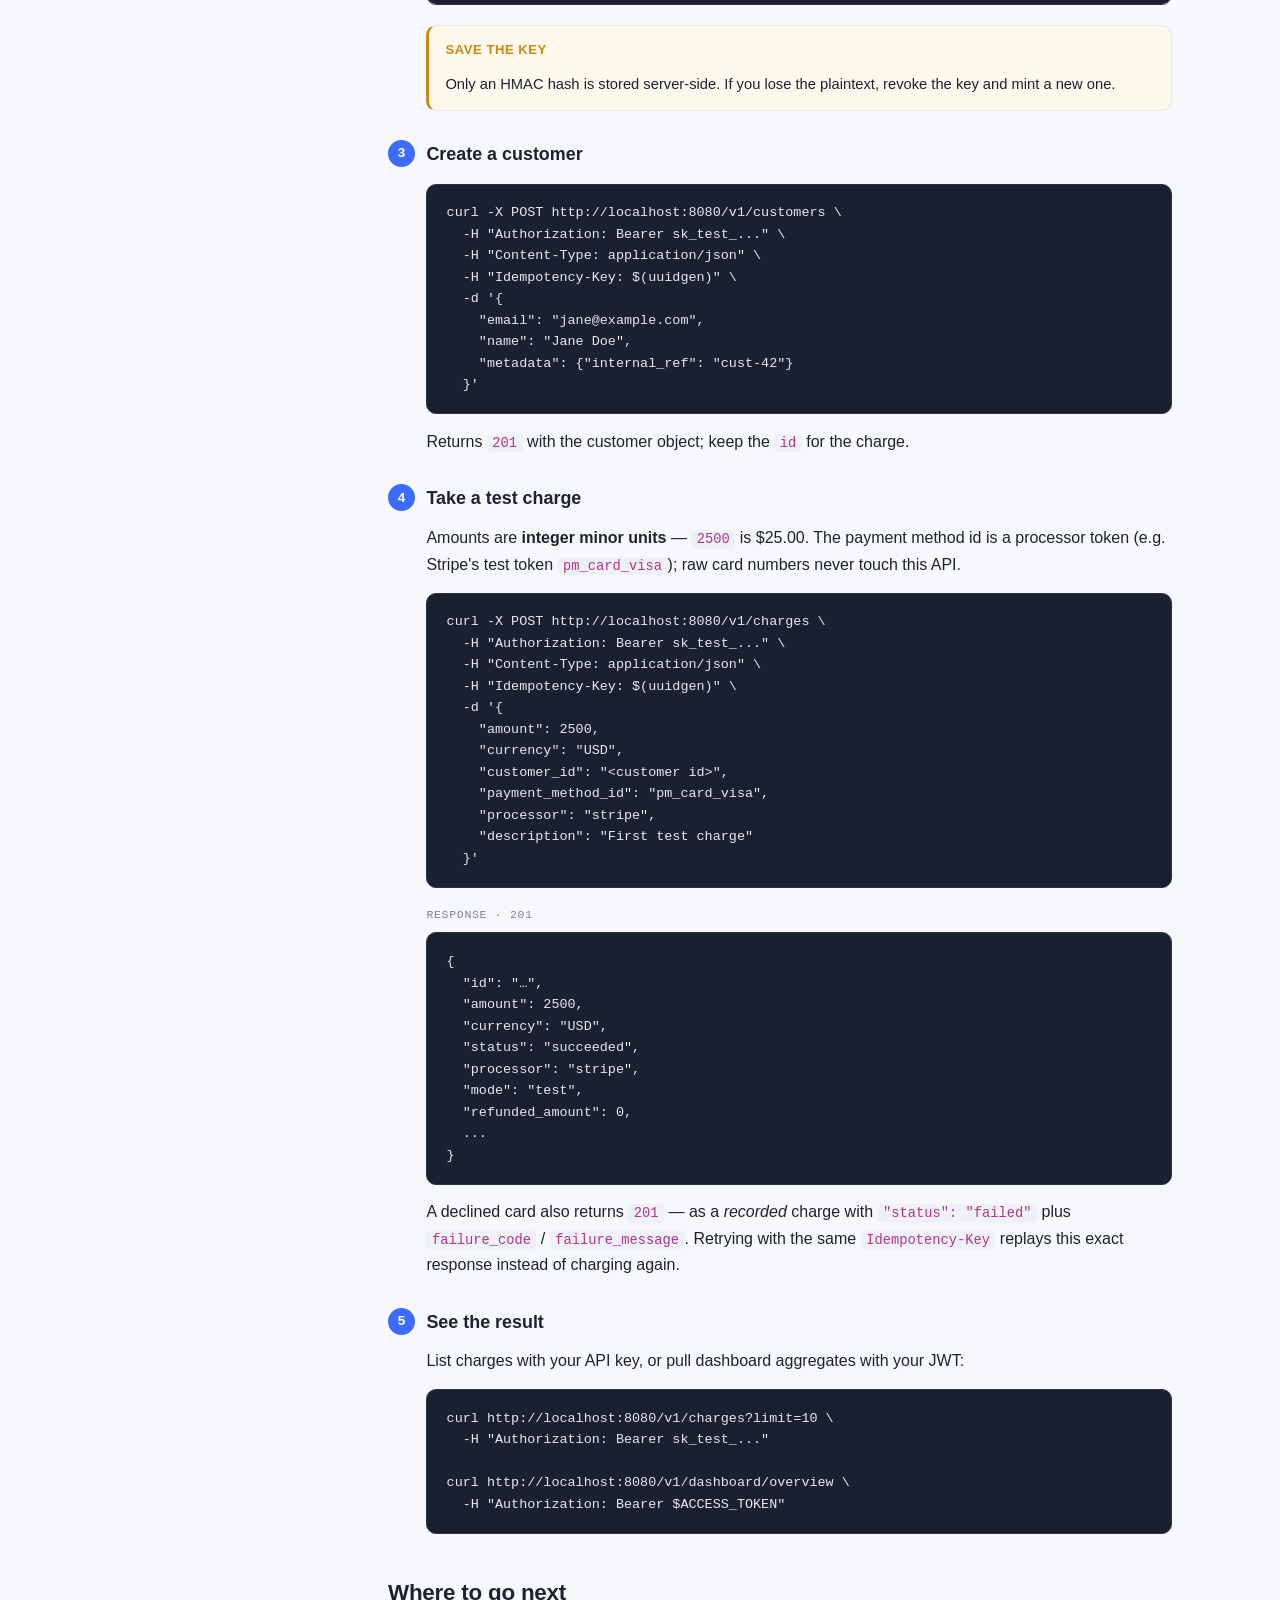
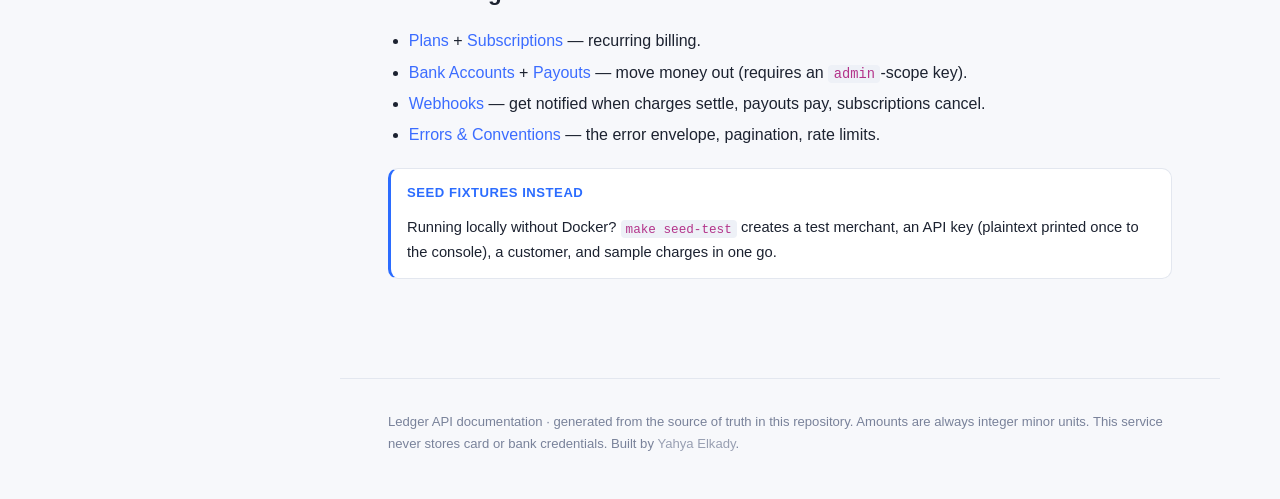
<file: docs/getting-started.html>
<!DOCTYPE html>
<html lang="en">
<head>
  <meta charset="utf-8" />
  <meta name="viewport" content="width=device-width, initial-scale=1" />
  <title>Getting Started · Ledger API</title>
  <link rel="stylesheet" href="styles.css" />
</head>
<body>
  <div class="topbar">
    <button class="menu-toggle" aria-label="Toggle navigation">☰</button>
    <strong>Ledger API</strong>
  </div>
  <div class="layout">
    <aside class="sidebar">
      <div class="sidebar-brand">
        <span class="logo">L</span>
        <span>Ledger API<small>Payments API · v1</small></span>
      </div>
      <nav class="nav">
        <div class="nav-section">
          <div class="nav-section-title">Introduction</div>
          <a href="index.html">Overview</a>
          <a href="getting-started.html">Getting Started</a>
        </div>
        <div class="nav-section">
          <div class="nav-section-title">Core Concepts</div>
          <a href="authentication.html">Authentication &amp; Modes</a>
          <a href="errors.html">Errors &amp; Conventions</a>
        </div>
        <div class="nav-section">
          <div class="nav-section-title">API Reference</div>
          <a href="customers.html">Customers</a>
          <a href="charges.html">Charges</a>
          <a href="plans.html">Plans</a>
          <a href="subscriptions.html">Subscriptions</a>
          <a href="bank-accounts.html">Bank Accounts</a>
          <a href="payouts.html">Payouts</a>
          <a href="apikeys.html">API Keys</a>
          <a href="dashboard.html">Dashboard</a>
          <a href="webhooks.html">Webhooks</a>
        </div>
        <div class="nav-section">
          <div class="nav-section-title">Operations</div>
          <a href="dev-setup.html">Deployment &amp; Setup</a>
        </div>
      </nav>
    </aside>
    <div class="content">
      <main class="content-inner">

<div class="eyebrow">Introduction</div>
<h1>Getting Started</h1>
<p class="lead">
  From zero to a test charge in five requests. You need a running instance
  (see <a href="dev-setup.html">Deployment &amp; Setup</a> — <code>docker compose up --build</code>
  is the quickest path) and <code>curl</code> or any HTTP client.
</p>

<div class="callout tip">
  <span class="callout-title">Check it's alive first</span>
  <p><code>curl http://localhost:8080/health</code> should return
  <code>{"status":"ok","db":"ok","redis":"ok"}</code>.</p>
</div>

<ol class="steps">
<li>
  <h3>Register a merchant account</h3>
  <p>New merchants start in <strong>test mode</strong>. The response contains your dashboard
  JWT tokens and merchant record.</p>
<pre><code>curl -X POST http://localhost:8080/v1/auth/register \
  -H "Content-Type: application/json" \
  -d '{
    "email": "you@example.com",
    "password": "a-strong-password",
    "business_name": "Acme Store"
  }'</code></pre>
  <p class="code-label">Response · 201</p>
<pre><code>{
  "access_token":  "eyJhbGciOi...",
  "refresh_token": "eyJhbGciOi...",
  "token_type":    "Bearer",
  "expires_in":    900,
  "merchant": { "id": "…", "email": "you@example.com", "business_name": "Acme Store", "mode": "test", ... }
}</code></pre>
  <p>Password must be at least 8 characters. The access token lasts 15 minutes —
  use <code>POST /v1/auth/refresh</code> to rotate (see
  <a href="authentication.html">Authentication</a>).</p>
</li>

<li>
  <h3>Create an API key</h3>
  <p>API keys are managed with your <strong>JWT</strong>, and creating one is a <code>POST</code>,
  so it needs an <code>Idempotency-Key</code> header (any unique string; a UUID is ideal).</p>
<pre><code>curl -X POST http://localhost:8080/v1/apikeys \
  -H "Authorization: Bearer $ACCESS_TOKEN" \
  -H "Content-Type: application/json" \
  -H "Idempotency-Key: $(uuidgen)" \
  -d '{
    "name": "backend server",
    "type": "secret",
    "mode": "test",
    "scope": ["admin"]
  }'</code></pre>
  <p class="code-label">Response · 201</p>
<pre><code>{
  "id": "…",
  "name": "backend server",
  "key_prefix": "sk_test_4fzN",
  "type": "secret",
  "mode": "test",
  "scope": ["admin"],
  "created_at": "2026-06-11T12:00:00Z",
  "key": "sk_test_4fzN…"        ← shown ONCE — store it now, it is never retrievable again
}</code></pre>
  <div class="callout warning">
    <span class="callout-title">Save the key</span>
    <p>Only an HMAC hash is stored server-side. If you lose the plaintext, revoke the key and
    mint a new one.</p>
  </div>
</li>

<li>
  <h3>Create a customer</h3>
<pre><code>curl -X POST http://localhost:8080/v1/customers \
  -H "Authorization: Bearer sk_test_..." \
  -H "Content-Type: application/json" \
  -H "Idempotency-Key: $(uuidgen)" \
  -d '{
    "email": "jane@example.com",
    "name": "Jane Doe",
    "metadata": {"internal_ref": "cust-42"}
  }'</code></pre>
  <p>Returns <code>201</code> with the customer object; keep the <code>id</code> for the charge.</p>
</li>

<li>
  <h3>Take a test charge</h3>
  <p>Amounts are <strong>integer minor units</strong> — <code>2500</code> is $25.00.
  The payment method id is a processor token (e.g. Stripe's test token
  <code>pm_card_visa</code>); raw card numbers never touch this API.</p>
<pre><code>curl -X POST http://localhost:8080/v1/charges \
  -H "Authorization: Bearer sk_test_..." \
  -H "Content-Type: application/json" \
  -H "Idempotency-Key: $(uuidgen)" \
  -d '{
    "amount": 2500,
    "currency": "USD",
    "customer_id": "&lt;customer id&gt;",
    "payment_method_id": "pm_card_visa",
    "processor": "stripe",
    "description": "First test charge"
  }'</code></pre>
  <p class="code-label">Response · 201</p>
<pre><code>{
  "id": "…",
  "amount": 2500,
  "currency": "USD",
  "status": "succeeded",
  "processor": "stripe",
  "mode": "test",
  "refunded_amount": 0,
  ...
}</code></pre>
  <p>A declined card also returns <code>201</code> — as a <em>recorded</em> charge with
  <code>"status": "failed"</code> plus <code>failure_code</code> / <code>failure_message</code>.
  Retrying with the same <code>Idempotency-Key</code> replays this exact response instead of
  charging again.</p>
</li>

<li>
  <h3>See the result</h3>
  <p>List charges with your API key, or pull dashboard aggregates with your JWT:</p>
<pre><code>curl http://localhost:8080/v1/charges?limit=10 \
  -H "Authorization: Bearer sk_test_..."

curl http://localhost:8080/v1/dashboard/overview \
  -H "Authorization: Bearer $ACCESS_TOKEN"</code></pre>
</li>
</ol>

<h2>Where to go next</h2>
<ul>
  <li><a href="plans.html">Plans</a> + <a href="subscriptions.html">Subscriptions</a> — recurring billing.</li>
  <li><a href="bank-accounts.html">Bank Accounts</a> + <a href="payouts.html">Payouts</a> — move money out (requires an <code>admin</code>-scope key).</li>
  <li><a href="webhooks.html">Webhooks</a> — get notified when charges settle, payouts pay, subscriptions cancel.</li>
  <li><a href="errors.html">Errors &amp; Conventions</a> — the error envelope, pagination, rate limits.</li>
</ul>

<div class="callout note">
  <span class="callout-title">Seed fixtures instead</span>
  <p>Running locally without Docker? <code>make seed-test</code> creates a test merchant,
  an API key (plaintext printed once to the console), a customer, and sample charges in one go.</p>
</div>

      </main>
      <footer class="footer">
        Ledger API documentation · generated from the source of truth in this repository.
        Amounts are always integer minor units. This service never stores card or bank credentials.
        Built by <a href="https://github.com/yahya-elkady/ledger" style="color:inherit;opacity:0.75;">Yahya Elkady</a>.
      </footer>
    </div>
  </div>
  <script>
    (function () {
      var file = location.pathname.split('/').pop() || 'index.html';
      var links = document.querySelectorAll('.nav a');
      for (var i = 0; i < links.length; i++) {
        if (links[i].getAttribute('href') === file) links[i].classList.add('active');
      }
      var toggle = document.querySelector('.menu-toggle');
      if (toggle) toggle.addEventListener('click', function () { document.body.classList.toggle('nav-open'); });
      document.addEventListener('click', function (e) {
        if (document.body.classList.contains('nav-open') && e.target.classList.contains('nav-open')) {
          document.body.classList.remove('nav-open');
        }
      });
    })();
  </script>
</body>
</html>
</file>
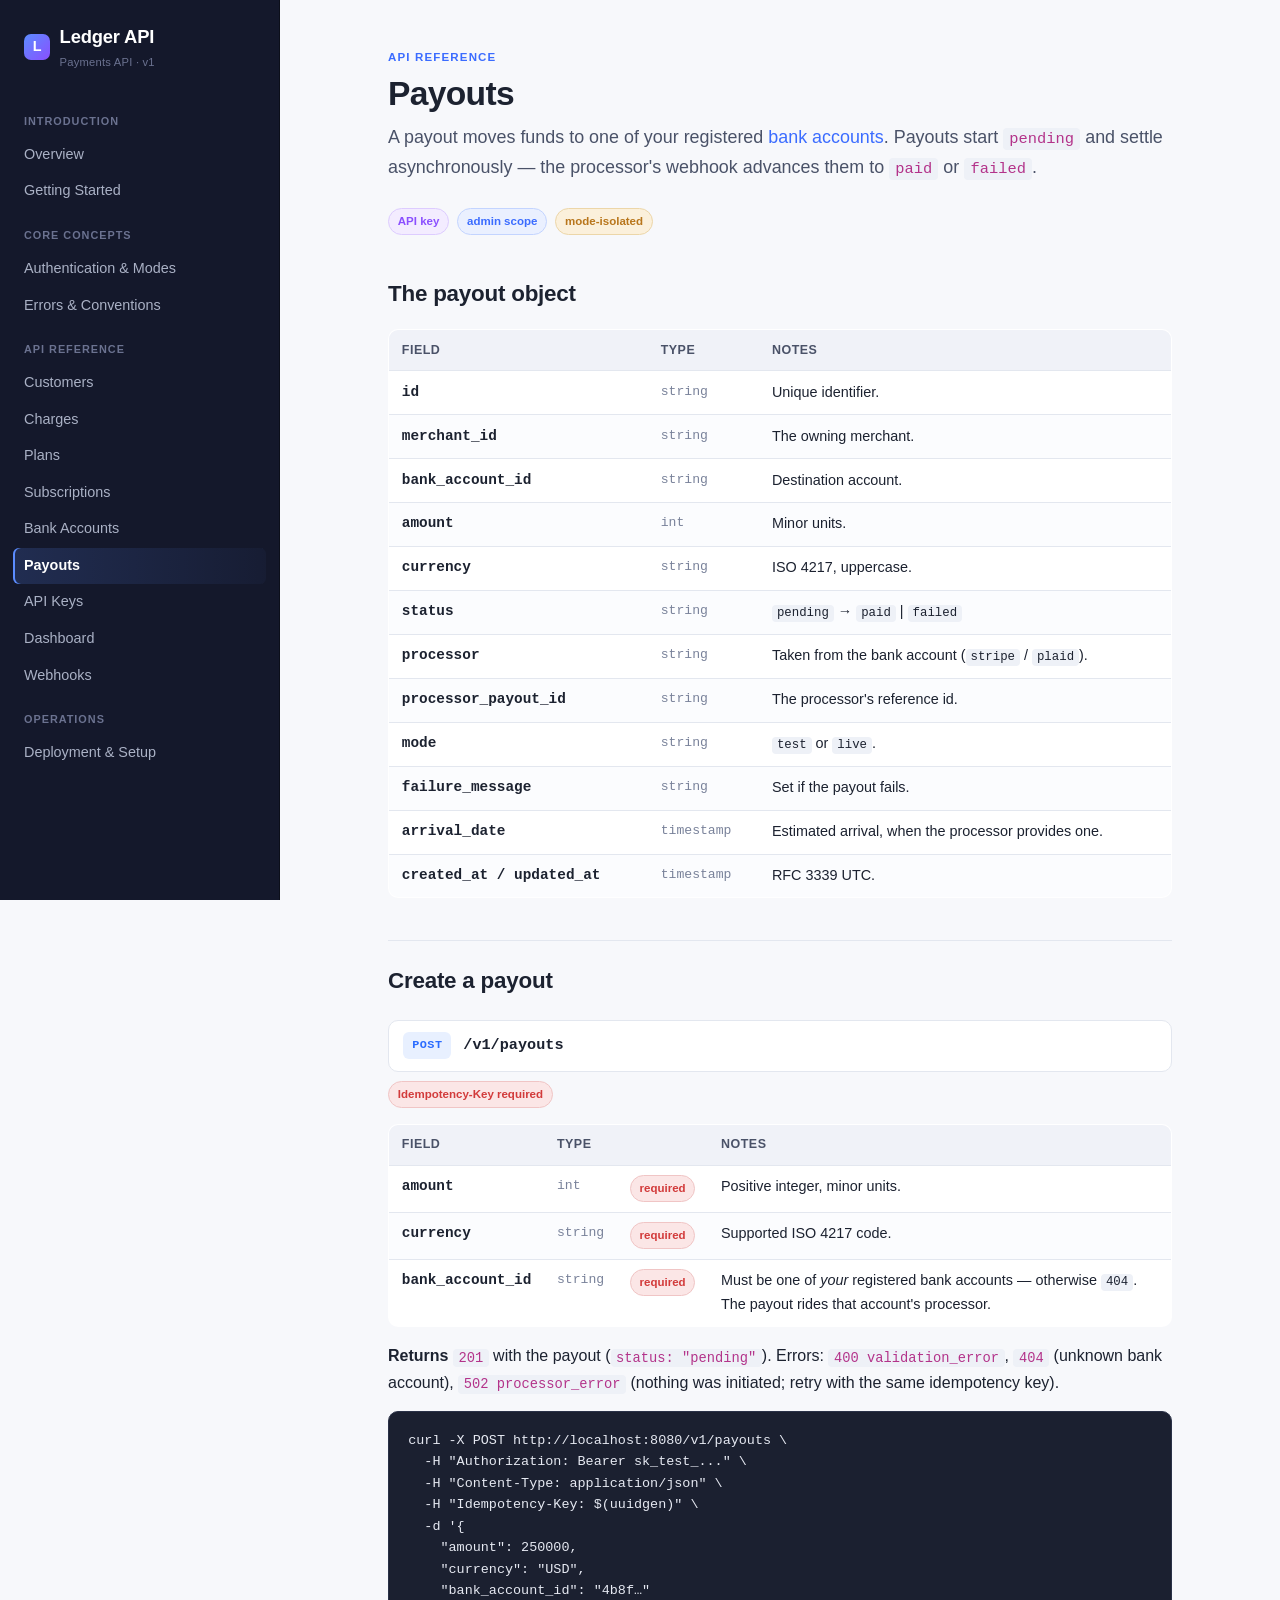
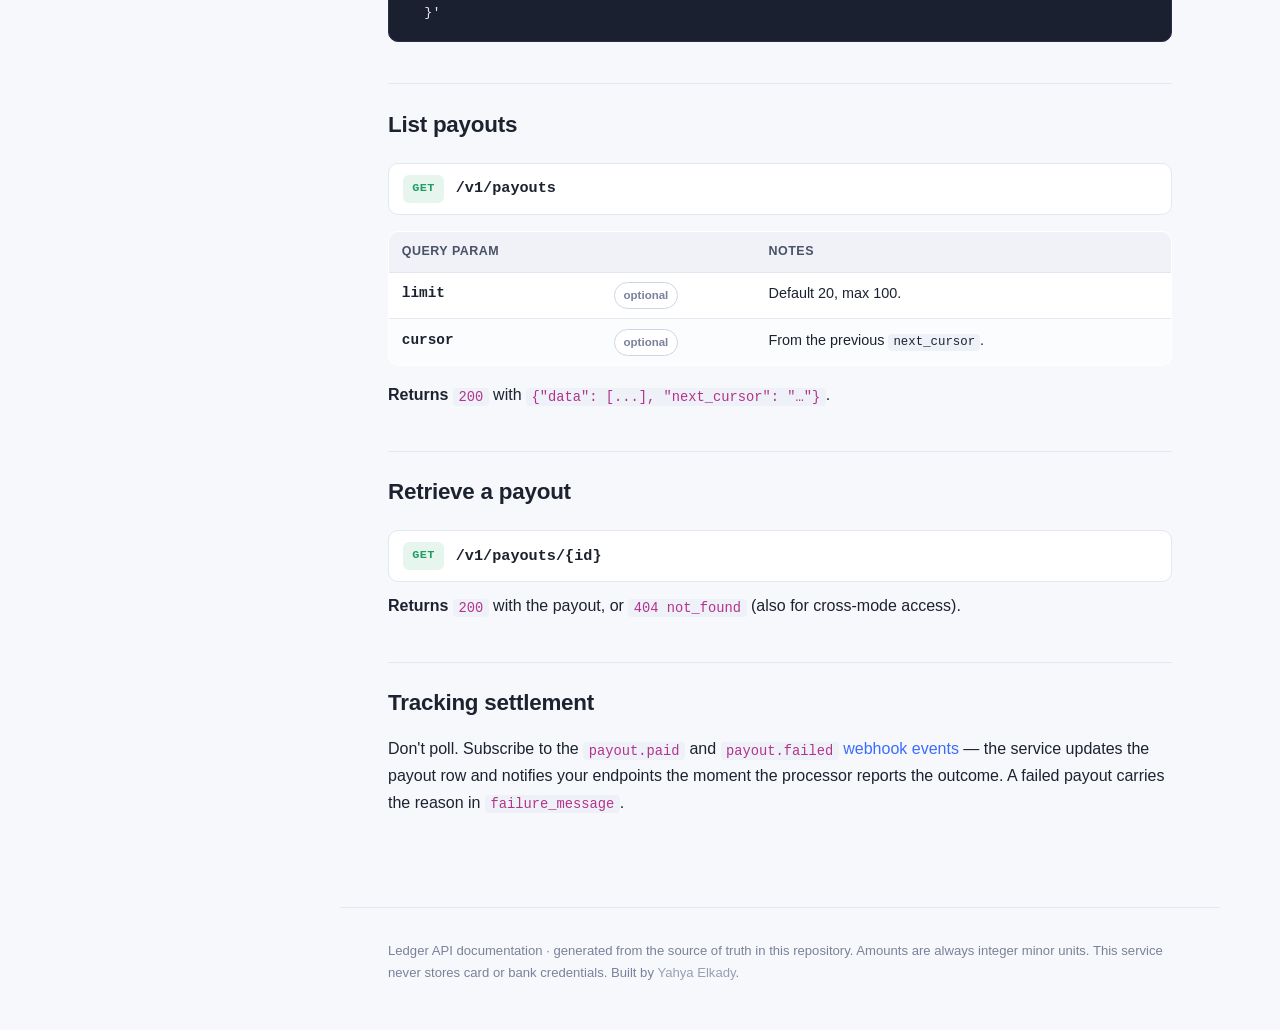
<file: docs/payouts.html>
<!DOCTYPE html>
<html lang="en">
<head>
  <meta charset="utf-8" />
  <meta name="viewport" content="width=device-width, initial-scale=1" />
  <title>Payouts · Ledger API</title>
  <link rel="stylesheet" href="styles.css" />
</head>
<body>
  <div class="topbar">
    <button class="menu-toggle" aria-label="Toggle navigation">☰</button>
    <strong>Ledger API</strong>
  </div>
  <div class="layout">
    <aside class="sidebar">
      <div class="sidebar-brand">
        <span class="logo">L</span>
        <span>Ledger API<small>Payments API · v1</small></span>
      </div>
      <nav class="nav">
        <div class="nav-section">
          <div class="nav-section-title">Introduction</div>
          <a href="index.html">Overview</a>
          <a href="getting-started.html">Getting Started</a>
        </div>
        <div class="nav-section">
          <div class="nav-section-title">Core Concepts</div>
          <a href="authentication.html">Authentication &amp; Modes</a>
          <a href="errors.html">Errors &amp; Conventions</a>
        </div>
        <div class="nav-section">
          <div class="nav-section-title">API Reference</div>
          <a href="customers.html">Customers</a>
          <a href="charges.html">Charges</a>
          <a href="plans.html">Plans</a>
          <a href="subscriptions.html">Subscriptions</a>
          <a href="bank-accounts.html">Bank Accounts</a>
          <a href="payouts.html">Payouts</a>
          <a href="apikeys.html">API Keys</a>
          <a href="dashboard.html">Dashboard</a>
          <a href="webhooks.html">Webhooks</a>
        </div>
        <div class="nav-section">
          <div class="nav-section-title">Operations</div>
          <a href="dev-setup.html">Deployment &amp; Setup</a>
        </div>
      </nav>
    </aside>
    <div class="content">
      <main class="content-inner">

<div class="eyebrow">API Reference</div>
<h1>Payouts</h1>
<p class="lead">
  A payout moves funds to one of your registered
  <a href="bank-accounts.html">bank accounts</a>. Payouts start <code>pending</code> and settle
  asynchronously — the processor's webhook advances them to <code>paid</code> or
  <code>failed</code>.
</p>
<div class="meta-row">
  <span class="pill auth">API key</span>
  <span class="pill scope">admin scope</span>
  <span class="pill mode">mode-isolated</span>
</div>

<h2>The payout object</h2>
<div class="table-wrap">
<table>
  <thead><tr><th>Field</th><th>Type</th><th>Notes</th></tr></thead>
  <tbody>
    <tr><td class="field-name">id</td><td class="field-type">string</td><td>Unique identifier.</td></tr>
    <tr><td class="field-name">merchant_id</td><td class="field-type">string</td><td>The owning merchant.</td></tr>
    <tr><td class="field-name">bank_account_id</td><td class="field-type">string</td><td>Destination account.</td></tr>
    <tr><td class="field-name">amount</td><td class="field-type">int</td><td>Minor units.</td></tr>
    <tr><td class="field-name">currency</td><td class="field-type">string</td><td>ISO 4217, uppercase.</td></tr>
    <tr><td class="field-name">status</td><td class="field-type">string</td><td><code>pending</code> → <code>paid</code> | <code>failed</code></td></tr>
    <tr><td class="field-name">processor</td><td class="field-type">string</td><td>Taken from the bank account (<code>stripe</code> / <code>plaid</code>).</td></tr>
    <tr><td class="field-name">processor_payout_id</td><td class="field-type">string</td><td>The processor's reference id.</td></tr>
    <tr><td class="field-name">mode</td><td class="field-type">string</td><td><code>test</code> or <code>live</code>.</td></tr>
    <tr><td class="field-name">failure_message</td><td class="field-type">string</td><td>Set if the payout fails.</td></tr>
    <tr><td class="field-name">arrival_date</td><td class="field-type">timestamp</td><td>Estimated arrival, when the processor provides one.</td></tr>
    <tr><td class="field-name">created_at / updated_at</td><td class="field-type">timestamp</td><td>RFC 3339 UTC.</td></tr>
  </tbody>
</table>
</div>

<h2>Create a payout</h2>
<div class="endpoint"><span class="method post">POST</span><span class="path">/v1/payouts</span></div>
<div class="meta-row"><span class="pill req">Idempotency-Key required</span></div>
<div class="table-wrap">
<table>
  <thead><tr><th>Field</th><th>Type</th><th></th><th>Notes</th></tr></thead>
  <tbody>
    <tr><td class="field-name">amount</td><td class="field-type">int</td><td><span class="pill req">required</span></td><td>Positive integer, minor units.</td></tr>
    <tr><td class="field-name">currency</td><td class="field-type">string</td><td><span class="pill req">required</span></td><td>Supported ISO 4217 code.</td></tr>
    <tr><td class="field-name">bank_account_id</td><td class="field-type">string</td><td><span class="pill req">required</span></td><td>Must be one of <em>your</em> registered bank accounts — otherwise <code>404</code>. The payout rides that account's processor.</td></tr>
  </tbody>
</table>
</div>
<p><strong>Returns</strong> <code>201</code> with the payout (<code>status: "pending"</code>).
Errors: <code>400 validation_error</code>, <code>404</code> (unknown bank account),
<code>502 processor_error</code> (nothing was initiated; retry with the same idempotency
key).</p>
<pre><code>curl -X POST http://localhost:8080/v1/payouts \
  -H "Authorization: Bearer sk_test_..." \
  -H "Content-Type: application/json" \
  -H "Idempotency-Key: $(uuidgen)" \
  -d '{
    "amount": 250000,
    "currency": "USD",
    "bank_account_id": "4b8f…"
  }'</code></pre>

<h2>List payouts</h2>
<div class="endpoint"><span class="method get">GET</span><span class="path">/v1/payouts</span></div>
<div class="table-wrap">
<table>
  <thead><tr><th>Query param</th><th></th><th>Notes</th></tr></thead>
  <tbody>
    <tr><td class="field-name">limit</td><td><span class="pill opt">optional</span></td><td>Default 20, max 100.</td></tr>
    <tr><td class="field-name">cursor</td><td><span class="pill opt">optional</span></td><td>From the previous <code>next_cursor</code>.</td></tr>
  </tbody>
</table>
</div>
<p><strong>Returns</strong> <code>200</code> with <code>{"data": [...], "next_cursor": "…"}</code>.</p>

<h2>Retrieve a payout</h2>
<div class="endpoint"><span class="method get">GET</span><span class="path">/v1/payouts/{id}</span></div>
<p><strong>Returns</strong> <code>200</code> with the payout, or <code>404 not_found</code>
(also for cross-mode access).</p>

<h2>Tracking settlement</h2>
<p>Don't poll. Subscribe to the <code>payout.paid</code> and <code>payout.failed</code>
<a href="webhooks.html">webhook events</a> — the service updates the payout row and notifies
your endpoints the moment the processor reports the outcome. A failed payout carries the reason
in <code>failure_message</code>.</p>

      </main>
      <footer class="footer">
        Ledger API documentation · generated from the source of truth in this repository.
        Amounts are always integer minor units. This service never stores card or bank credentials.
        Built by <a href="https://github.com/yahya-elkady/ledger" style="color:inherit;opacity:0.75;">Yahya Elkady</a>.
      </footer>
    </div>
  </div>
  <script>
    (function () {
      var file = location.pathname.split('/').pop() || 'index.html';
      var links = document.querySelectorAll('.nav a');
      for (var i = 0; i < links.length; i++) {
        if (links[i].getAttribute('href') === file) links[i].classList.add('active');
      }
      var toggle = document.querySelector('.menu-toggle');
      if (toggle) toggle.addEventListener('click', function () { document.body.classList.toggle('nav-open'); });
      document.addEventListener('click', function (e) {
        if (document.body.classList.contains('nav-open') && e.target.classList.contains('nav-open')) {
          document.body.classList.remove('nav-open');
        }
      });
    })();
  </script>
</body>
</html>
</file>
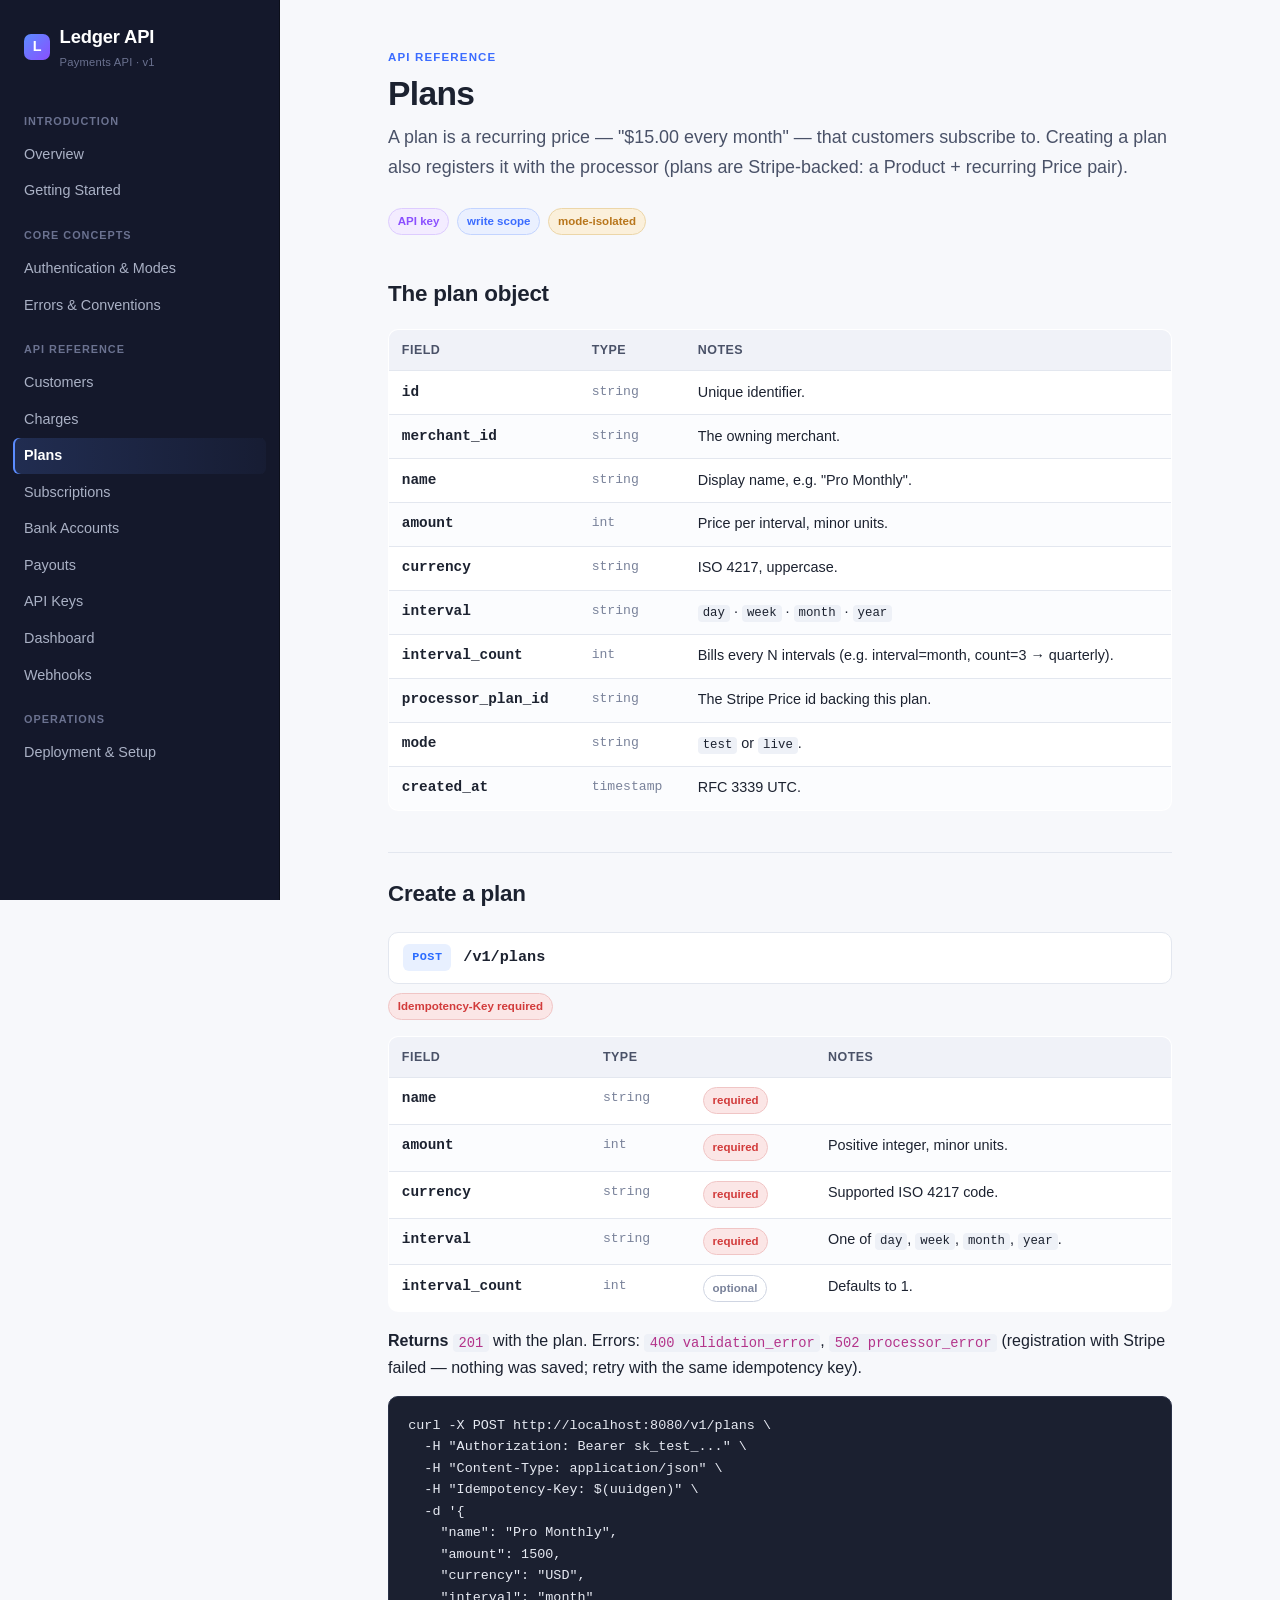
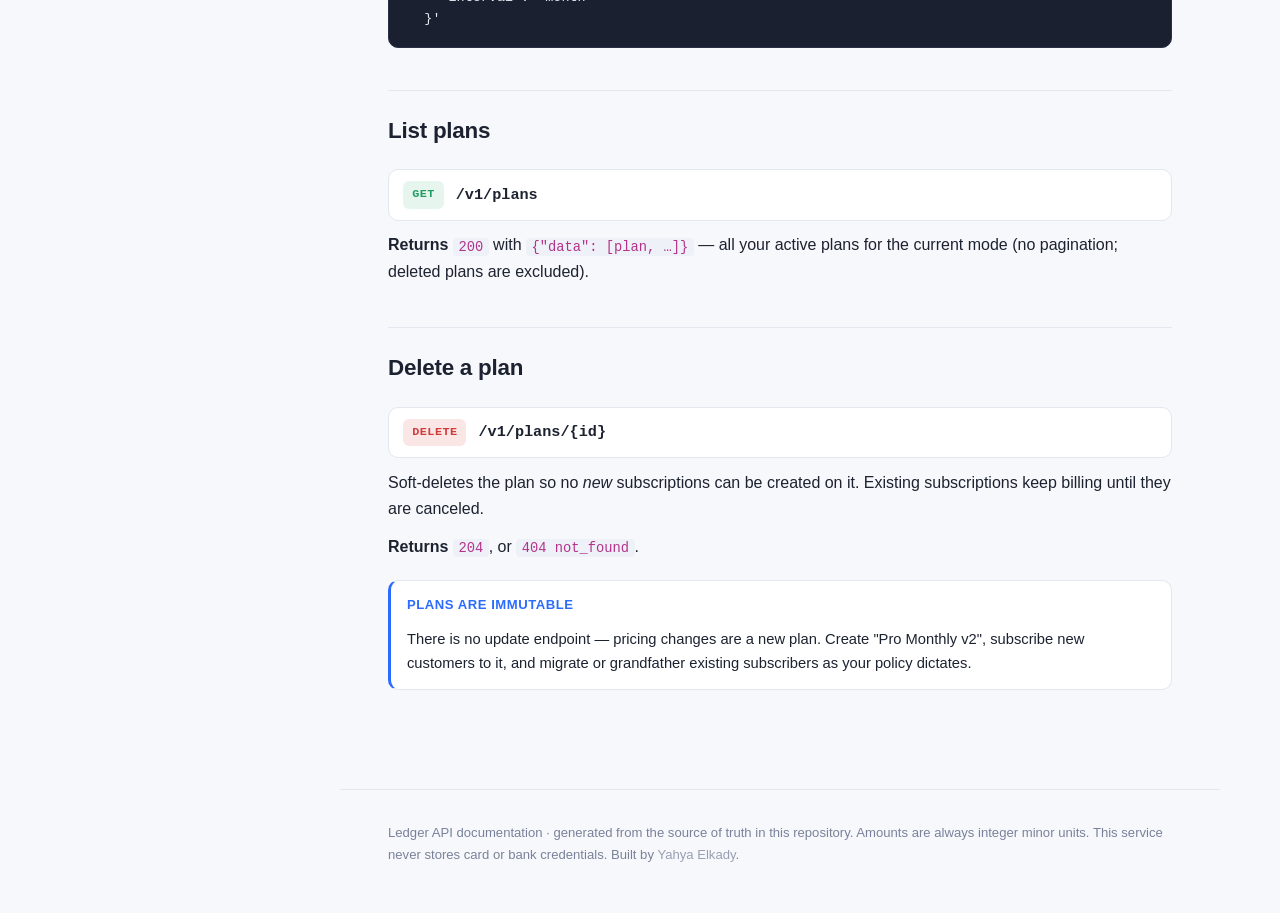
<file: docs/plans.html>
<!DOCTYPE html>
<html lang="en">
<head>
  <meta charset="utf-8" />
  <meta name="viewport" content="width=device-width, initial-scale=1" />
  <title>Plans · Ledger API</title>
  <link rel="stylesheet" href="styles.css" />
</head>
<body>
  <div class="topbar">
    <button class="menu-toggle" aria-label="Toggle navigation">☰</button>
    <strong>Ledger API</strong>
  </div>
  <div class="layout">
    <aside class="sidebar">
      <div class="sidebar-brand">
        <span class="logo">L</span>
        <span>Ledger API<small>Payments API · v1</small></span>
      </div>
      <nav class="nav">
        <div class="nav-section">
          <div class="nav-section-title">Introduction</div>
          <a href="index.html">Overview</a>
          <a href="getting-started.html">Getting Started</a>
        </div>
        <div class="nav-section">
          <div class="nav-section-title">Core Concepts</div>
          <a href="authentication.html">Authentication &amp; Modes</a>
          <a href="errors.html">Errors &amp; Conventions</a>
        </div>
        <div class="nav-section">
          <div class="nav-section-title">API Reference</div>
          <a href="customers.html">Customers</a>
          <a href="charges.html">Charges</a>
          <a href="plans.html">Plans</a>
          <a href="subscriptions.html">Subscriptions</a>
          <a href="bank-accounts.html">Bank Accounts</a>
          <a href="payouts.html">Payouts</a>
          <a href="apikeys.html">API Keys</a>
          <a href="dashboard.html">Dashboard</a>
          <a href="webhooks.html">Webhooks</a>
        </div>
        <div class="nav-section">
          <div class="nav-section-title">Operations</div>
          <a href="dev-setup.html">Deployment &amp; Setup</a>
        </div>
      </nav>
    </aside>
    <div class="content">
      <main class="content-inner">

<div class="eyebrow">API Reference</div>
<h1>Plans</h1>
<p class="lead">
  A plan is a recurring price — "$15.00 every month" — that customers subscribe to.
  Creating a plan also registers it with the processor (plans are Stripe-backed:
  a Product + recurring Price pair).
</p>
<div class="meta-row">
  <span class="pill auth">API key</span>
  <span class="pill scope">write scope</span>
  <span class="pill mode">mode-isolated</span>
</div>

<h2>The plan object</h2>
<div class="table-wrap">
<table>
  <thead><tr><th>Field</th><th>Type</th><th>Notes</th></tr></thead>
  <tbody>
    <tr><td class="field-name">id</td><td class="field-type">string</td><td>Unique identifier.</td></tr>
    <tr><td class="field-name">merchant_id</td><td class="field-type">string</td><td>The owning merchant.</td></tr>
    <tr><td class="field-name">name</td><td class="field-type">string</td><td>Display name, e.g. "Pro Monthly".</td></tr>
    <tr><td class="field-name">amount</td><td class="field-type">int</td><td>Price per interval, minor units.</td></tr>
    <tr><td class="field-name">currency</td><td class="field-type">string</td><td>ISO 4217, uppercase.</td></tr>
    <tr><td class="field-name">interval</td><td class="field-type">string</td><td><code>day</code> · <code>week</code> · <code>month</code> · <code>year</code></td></tr>
    <tr><td class="field-name">interval_count</td><td class="field-type">int</td><td>Bills every N intervals (e.g. interval=month, count=3 → quarterly).</td></tr>
    <tr><td class="field-name">processor_plan_id</td><td class="field-type">string</td><td>The Stripe Price id backing this plan.</td></tr>
    <tr><td class="field-name">mode</td><td class="field-type">string</td><td><code>test</code> or <code>live</code>.</td></tr>
    <tr><td class="field-name">created_at</td><td class="field-type">timestamp</td><td>RFC 3339 UTC.</td></tr>
  </tbody>
</table>
</div>

<h2>Create a plan</h2>
<div class="endpoint"><span class="method post">POST</span><span class="path">/v1/plans</span></div>
<div class="meta-row"><span class="pill req">Idempotency-Key required</span></div>
<div class="table-wrap">
<table>
  <thead><tr><th>Field</th><th>Type</th><th></th><th>Notes</th></tr></thead>
  <tbody>
    <tr><td class="field-name">name</td><td class="field-type">string</td><td><span class="pill req">required</span></td><td></td></tr>
    <tr><td class="field-name">amount</td><td class="field-type">int</td><td><span class="pill req">required</span></td><td>Positive integer, minor units.</td></tr>
    <tr><td class="field-name">currency</td><td class="field-type">string</td><td><span class="pill req">required</span></td><td>Supported ISO 4217 code.</td></tr>
    <tr><td class="field-name">interval</td><td class="field-type">string</td><td><span class="pill req">required</span></td><td>One of <code>day</code>, <code>week</code>, <code>month</code>, <code>year</code>.</td></tr>
    <tr><td class="field-name">interval_count</td><td class="field-type">int</td><td><span class="pill opt">optional</span></td><td>Defaults to 1.</td></tr>
  </tbody>
</table>
</div>
<p><strong>Returns</strong> <code>201</code> with the plan. Errors:
<code>400 validation_error</code>, <code>502 processor_error</code> (registration with Stripe
failed — nothing was saved; retry with the same idempotency key).</p>
<pre><code>curl -X POST http://localhost:8080/v1/plans \
  -H "Authorization: Bearer sk_test_..." \
  -H "Content-Type: application/json" \
  -H "Idempotency-Key: $(uuidgen)" \
  -d '{
    "name": "Pro Monthly",
    "amount": 1500,
    "currency": "USD",
    "interval": "month"
  }'</code></pre>

<h2>List plans</h2>
<div class="endpoint"><span class="method get">GET</span><span class="path">/v1/plans</span></div>
<p><strong>Returns</strong> <code>200</code> with <code>{"data": [plan, …]}</code> — all your
active plans for the current mode (no pagination; deleted plans are excluded).</p>

<h2>Delete a plan</h2>
<div class="endpoint"><span class="method delete">DELETE</span><span class="path">/v1/plans/{id}</span></div>
<p>Soft-deletes the plan so no <em>new</em> subscriptions can be created on it. Existing
subscriptions keep billing until they are canceled.</p>
<p><strong>Returns</strong> <code>204</code>, or <code>404 not_found</code>.</p>

<div class="callout note">
  <span class="callout-title">Plans are immutable</span>
  <p>There is no update endpoint — pricing changes are a new plan. Create
  "Pro Monthly v2", subscribe new customers to it, and migrate or grandfather existing
  subscribers as your policy dictates.</p>
</div>

      </main>
      <footer class="footer">
        Ledger API documentation · generated from the source of truth in this repository.
        Amounts are always integer minor units. This service never stores card or bank credentials.
        Built by <a href="https://github.com/yahya-elkady/ledger" style="color:inherit;opacity:0.75;">Yahya Elkady</a>.
      </footer>
    </div>
  </div>
  <script>
    (function () {
      var file = location.pathname.split('/').pop() || 'index.html';
      var links = document.querySelectorAll('.nav a');
      for (var i = 0; i < links.length; i++) {
        if (links[i].getAttribute('href') === file) links[i].classList.add('active');
      }
      var toggle = document.querySelector('.menu-toggle');
      if (toggle) toggle.addEventListener('click', function () { document.body.classList.toggle('nav-open'); });
      document.addEventListener('click', function (e) {
        if (document.body.classList.contains('nav-open') && e.target.classList.contains('nav-open')) {
          document.body.classList.remove('nav-open');
        }
      });
    })();
  </script>
</body>
</html>
</file>
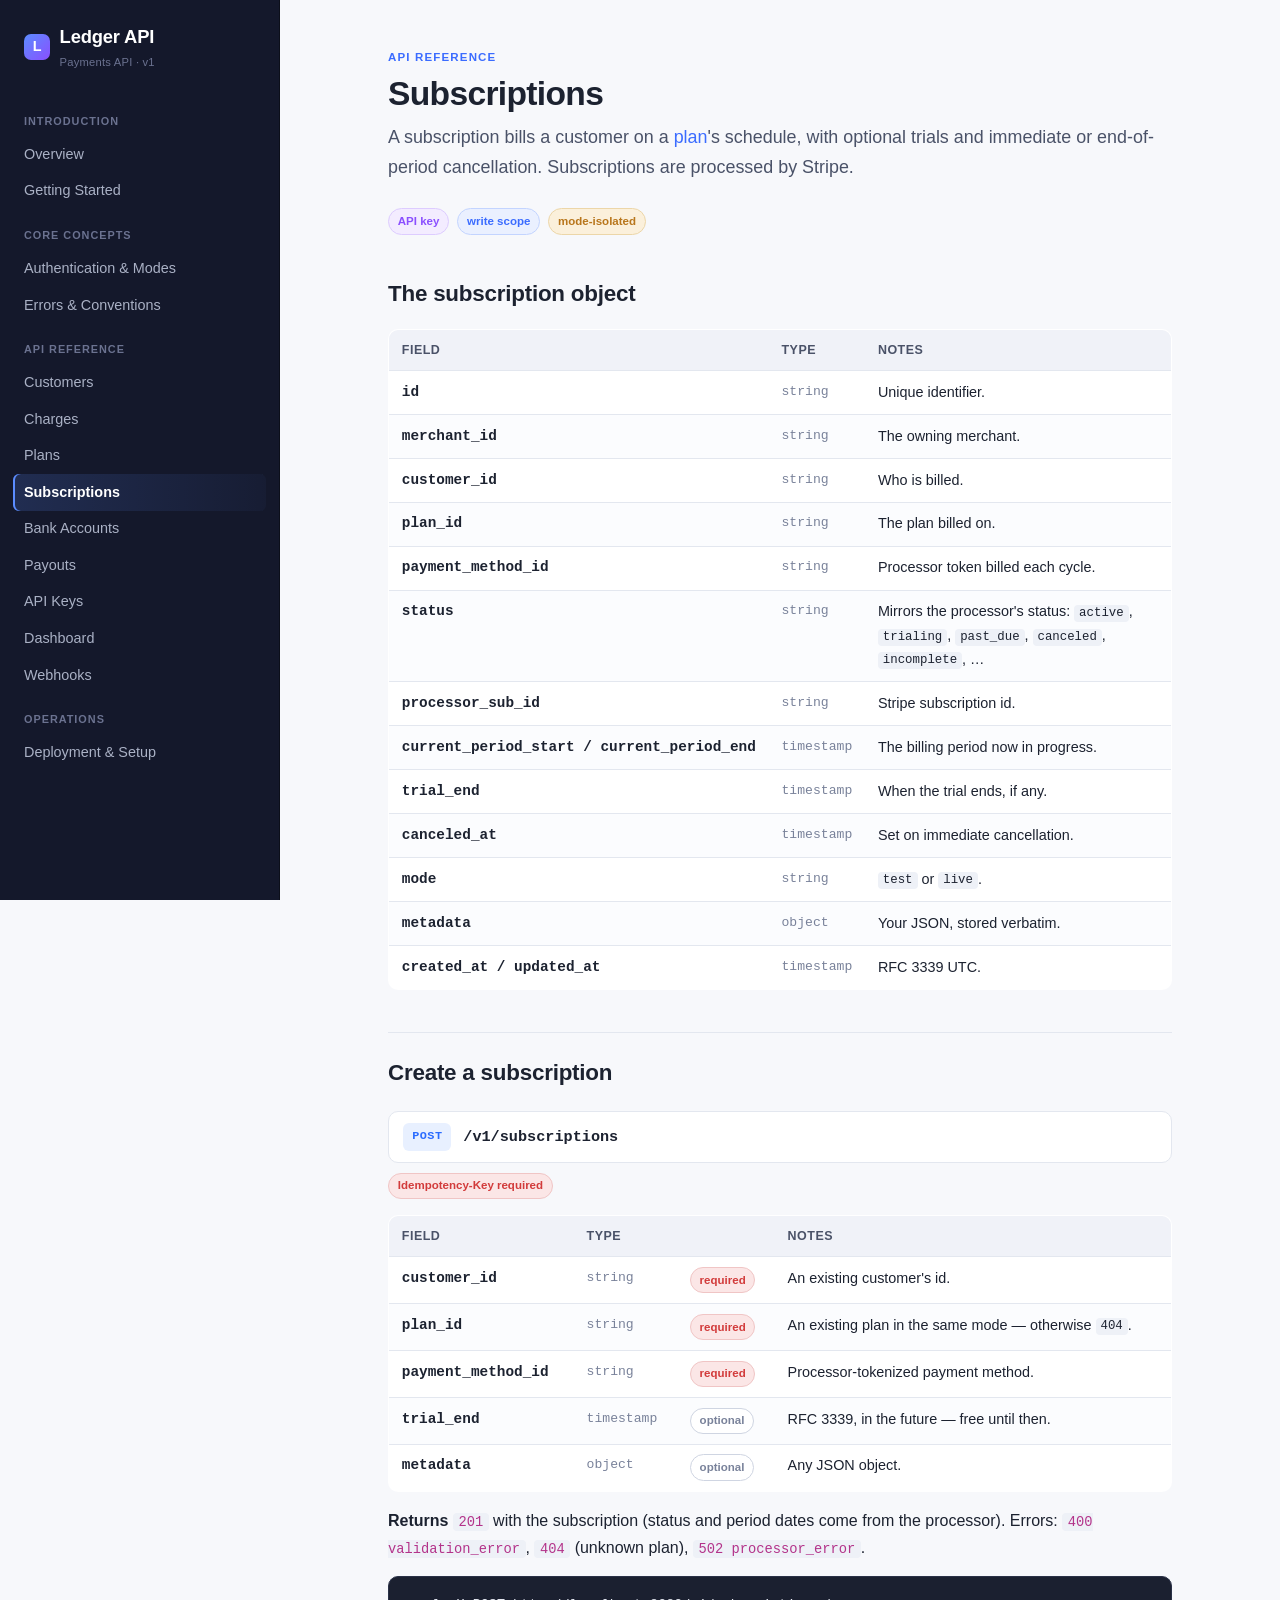
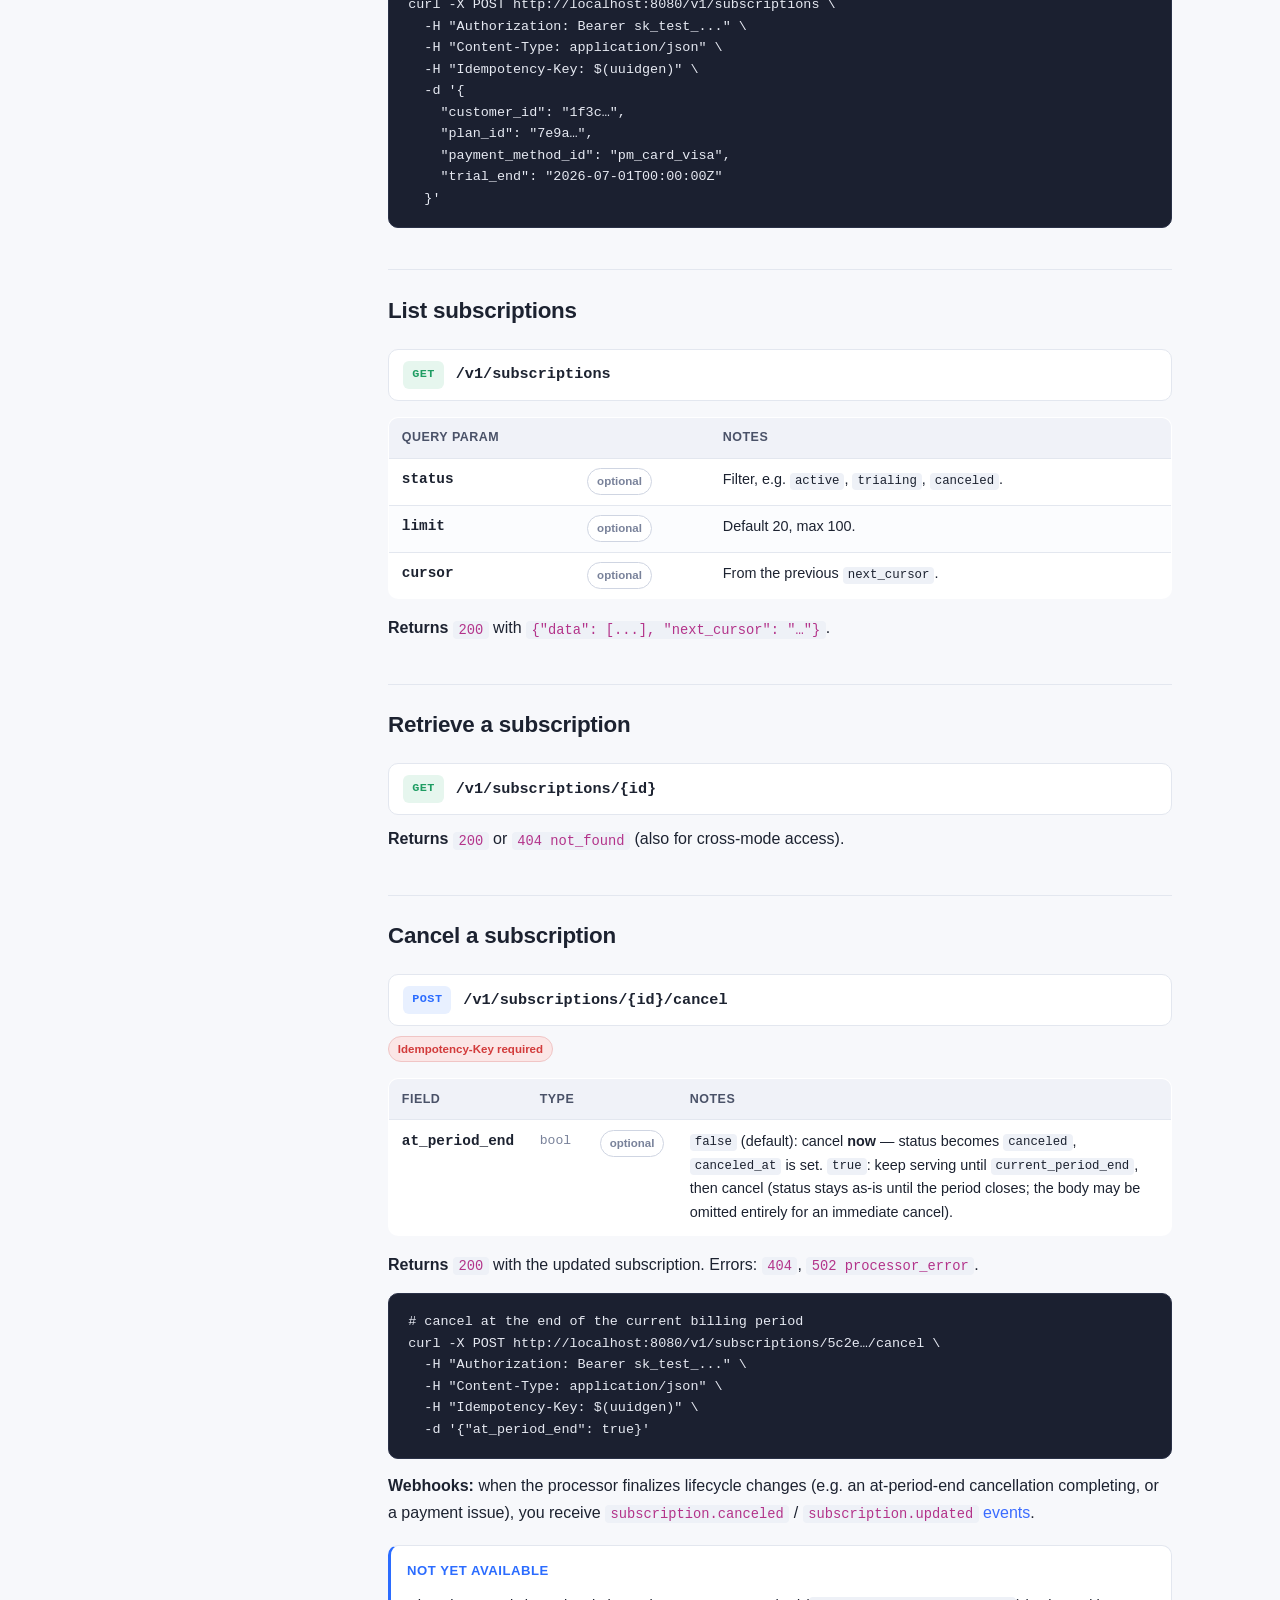
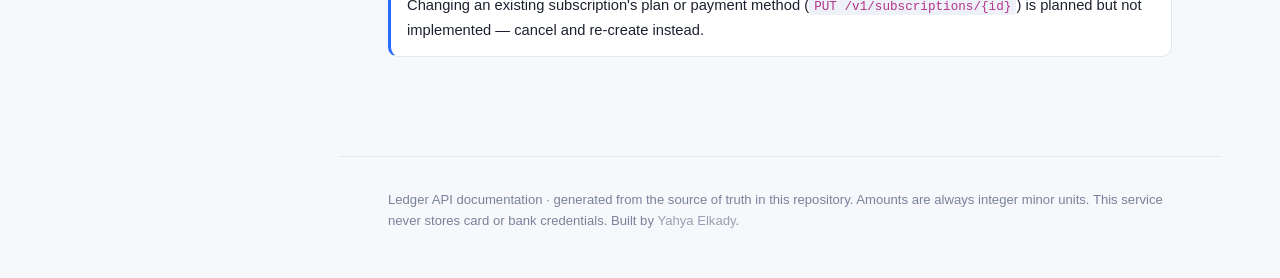
<file: docs/subscriptions.html>
<!DOCTYPE html>
<html lang="en">
<head>
  <meta charset="utf-8" />
  <meta name="viewport" content="width=device-width, initial-scale=1" />
  <title>Subscriptions · Ledger API</title>
  <link rel="stylesheet" href="styles.css" />
</head>
<body>
  <div class="topbar">
    <button class="menu-toggle" aria-label="Toggle navigation">☰</button>
    <strong>Ledger API</strong>
  </div>
  <div class="layout">
    <aside class="sidebar">
      <div class="sidebar-brand">
        <span class="logo">L</span>
        <span>Ledger API<small>Payments API · v1</small></span>
      </div>
      <nav class="nav">
        <div class="nav-section">
          <div class="nav-section-title">Introduction</div>
          <a href="index.html">Overview</a>
          <a href="getting-started.html">Getting Started</a>
        </div>
        <div class="nav-section">
          <div class="nav-section-title">Core Concepts</div>
          <a href="authentication.html">Authentication &amp; Modes</a>
          <a href="errors.html">Errors &amp; Conventions</a>
        </div>
        <div class="nav-section">
          <div class="nav-section-title">API Reference</div>
          <a href="customers.html">Customers</a>
          <a href="charges.html">Charges</a>
          <a href="plans.html">Plans</a>
          <a href="subscriptions.html">Subscriptions</a>
          <a href="bank-accounts.html">Bank Accounts</a>
          <a href="payouts.html">Payouts</a>
          <a href="apikeys.html">API Keys</a>
          <a href="dashboard.html">Dashboard</a>
          <a href="webhooks.html">Webhooks</a>
        </div>
        <div class="nav-section">
          <div class="nav-section-title">Operations</div>
          <a href="dev-setup.html">Deployment &amp; Setup</a>
        </div>
      </nav>
    </aside>
    <div class="content">
      <main class="content-inner">

<div class="eyebrow">API Reference</div>
<h1>Subscriptions</h1>
<p class="lead">
  A subscription bills a customer on a <a href="plans.html">plan</a>'s schedule, with optional
  trials and immediate or end-of-period cancellation. Subscriptions are processed by Stripe.
</p>
<div class="meta-row">
  <span class="pill auth">API key</span>
  <span class="pill scope">write scope</span>
  <span class="pill mode">mode-isolated</span>
</div>

<h2>The subscription object</h2>
<div class="table-wrap">
<table>
  <thead><tr><th>Field</th><th>Type</th><th>Notes</th></tr></thead>
  <tbody>
    <tr><td class="field-name">id</td><td class="field-type">string</td><td>Unique identifier.</td></tr>
    <tr><td class="field-name">merchant_id</td><td class="field-type">string</td><td>The owning merchant.</td></tr>
    <tr><td class="field-name">customer_id</td><td class="field-type">string</td><td>Who is billed.</td></tr>
    <tr><td class="field-name">plan_id</td><td class="field-type">string</td><td>The plan billed on.</td></tr>
    <tr><td class="field-name">payment_method_id</td><td class="field-type">string</td><td>Processor token billed each cycle.</td></tr>
    <tr><td class="field-name">status</td><td class="field-type">string</td><td>Mirrors the processor's status: <code>active</code>, <code>trialing</code>, <code>past_due</code>, <code>canceled</code>, <code>incomplete</code>, …</td></tr>
    <tr><td class="field-name">processor_sub_id</td><td class="field-type">string</td><td>Stripe subscription id.</td></tr>
    <tr><td class="field-name">current_period_start / current_period_end</td><td class="field-type">timestamp</td><td>The billing period now in progress.</td></tr>
    <tr><td class="field-name">trial_end</td><td class="field-type">timestamp</td><td>When the trial ends, if any.</td></tr>
    <tr><td class="field-name">canceled_at</td><td class="field-type">timestamp</td><td>Set on immediate cancellation.</td></tr>
    <tr><td class="field-name">mode</td><td class="field-type">string</td><td><code>test</code> or <code>live</code>.</td></tr>
    <tr><td class="field-name">metadata</td><td class="field-type">object</td><td>Your JSON, stored verbatim.</td></tr>
    <tr><td class="field-name">created_at / updated_at</td><td class="field-type">timestamp</td><td>RFC 3339 UTC.</td></tr>
  </tbody>
</table>
</div>

<h2>Create a subscription</h2>
<div class="endpoint"><span class="method post">POST</span><span class="path">/v1/subscriptions</span></div>
<div class="meta-row"><span class="pill req">Idempotency-Key required</span></div>
<div class="table-wrap">
<table>
  <thead><tr><th>Field</th><th>Type</th><th></th><th>Notes</th></tr></thead>
  <tbody>
    <tr><td class="field-name">customer_id</td><td class="field-type">string</td><td><span class="pill req">required</span></td><td>An existing customer's id.</td></tr>
    <tr><td class="field-name">plan_id</td><td class="field-type">string</td><td><span class="pill req">required</span></td><td>An existing plan in the same mode — otherwise <code>404</code>.</td></tr>
    <tr><td class="field-name">payment_method_id</td><td class="field-type">string</td><td><span class="pill req">required</span></td><td>Processor-tokenized payment method.</td></tr>
    <tr><td class="field-name">trial_end</td><td class="field-type">timestamp</td><td><span class="pill opt">optional</span></td><td>RFC 3339, in the future — free until then.</td></tr>
    <tr><td class="field-name">metadata</td><td class="field-type">object</td><td><span class="pill opt">optional</span></td><td>Any JSON object.</td></tr>
  </tbody>
</table>
</div>
<p><strong>Returns</strong> <code>201</code> with the subscription (status and period dates come
from the processor). Errors: <code>400 validation_error</code>, <code>404</code> (unknown plan),
<code>502 processor_error</code>.</p>
<pre><code>curl -X POST http://localhost:8080/v1/subscriptions \
  -H "Authorization: Bearer sk_test_..." \
  -H "Content-Type: application/json" \
  -H "Idempotency-Key: $(uuidgen)" \
  -d '{
    "customer_id": "1f3c…",
    "plan_id": "7e9a…",
    "payment_method_id": "pm_card_visa",
    "trial_end": "2026-07-01T00:00:00Z"
  }'</code></pre>

<h2>List subscriptions</h2>
<div class="endpoint"><span class="method get">GET</span><span class="path">/v1/subscriptions</span></div>
<div class="table-wrap">
<table>
  <thead><tr><th>Query param</th><th></th><th>Notes</th></tr></thead>
  <tbody>
    <tr><td class="field-name">status</td><td><span class="pill opt">optional</span></td><td>Filter, e.g. <code>active</code>, <code>trialing</code>, <code>canceled</code>.</td></tr>
    <tr><td class="field-name">limit</td><td><span class="pill opt">optional</span></td><td>Default 20, max 100.</td></tr>
    <tr><td class="field-name">cursor</td><td><span class="pill opt">optional</span></td><td>From the previous <code>next_cursor</code>.</td></tr>
  </tbody>
</table>
</div>
<p><strong>Returns</strong> <code>200</code> with <code>{"data": [...], "next_cursor": "…"}</code>.</p>

<h2>Retrieve a subscription</h2>
<div class="endpoint"><span class="method get">GET</span><span class="path">/v1/subscriptions/{id}</span></div>
<p><strong>Returns</strong> <code>200</code> or <code>404 not_found</code> (also for cross-mode
access).</p>

<h2>Cancel a subscription</h2>
<div class="endpoint"><span class="method post">POST</span><span class="path">/v1/subscriptions/{id}/cancel</span></div>
<div class="meta-row"><span class="pill req">Idempotency-Key required</span></div>
<div class="table-wrap">
<table>
  <thead><tr><th>Field</th><th>Type</th><th></th><th>Notes</th></tr></thead>
  <tbody>
    <tr><td class="field-name">at_period_end</td><td class="field-type">bool</td><td><span class="pill opt">optional</span></td><td><code>false</code> (default): cancel <strong>now</strong> — status becomes <code>canceled</code>, <code>canceled_at</code> is set. <code>true</code>: keep serving until <code>current_period_end</code>, then cancel (status stays as-is until the period closes; the body may be omitted entirely for an immediate cancel).</td></tr>
  </tbody>
</table>
</div>
<p><strong>Returns</strong> <code>200</code> with the updated subscription. Errors:
<code>404</code>, <code>502 processor_error</code>.</p>
<pre><code># cancel at the end of the current billing period
curl -X POST http://localhost:8080/v1/subscriptions/5c2e…/cancel \
  -H "Authorization: Bearer sk_test_..." \
  -H "Content-Type: application/json" \
  -H "Idempotency-Key: $(uuidgen)" \
  -d '{"at_period_end": true}'</code></pre>
<p><strong>Webhooks:</strong> when the processor finalizes lifecycle changes (e.g. an
at-period-end cancellation completing, or a payment issue), you receive
<code>subscription.canceled</code> / <code>subscription.updated</code>
<a href="webhooks.html">events</a>.</p>

<div class="callout note">
  <span class="callout-title">Not yet available</span>
  <p>Changing an existing subscription's plan or payment method
  (<code>PUT /v1/subscriptions/{id}</code>) is planned but not implemented — cancel and
  re-create instead.</p>
</div>

      </main>
      <footer class="footer">
        Ledger API documentation · generated from the source of truth in this repository.
        Amounts are always integer minor units. This service never stores card or bank credentials.
        Built by <a href="https://github.com/yahya-elkady/ledger" style="color:inherit;opacity:0.75;">Yahya Elkady</a>.
      </footer>
    </div>
  </div>
  <script>
    (function () {
      var file = location.pathname.split('/').pop() || 'index.html';
      var links = document.querySelectorAll('.nav a');
      for (var i = 0; i < links.length; i++) {
        if (links[i].getAttribute('href') === file) links[i].classList.add('active');
      }
      var toggle = document.querySelector('.menu-toggle');
      if (toggle) toggle.addEventListener('click', function () { document.body.classList.toggle('nav-open'); });
      document.addEventListener('click', function (e) {
        if (document.body.classList.contains('nav-open') && e.target.classList.contains('nav-open')) {
          document.body.classList.remove('nav-open');
        }
      });
    })();
  </script>
</body>
</html>
</file>
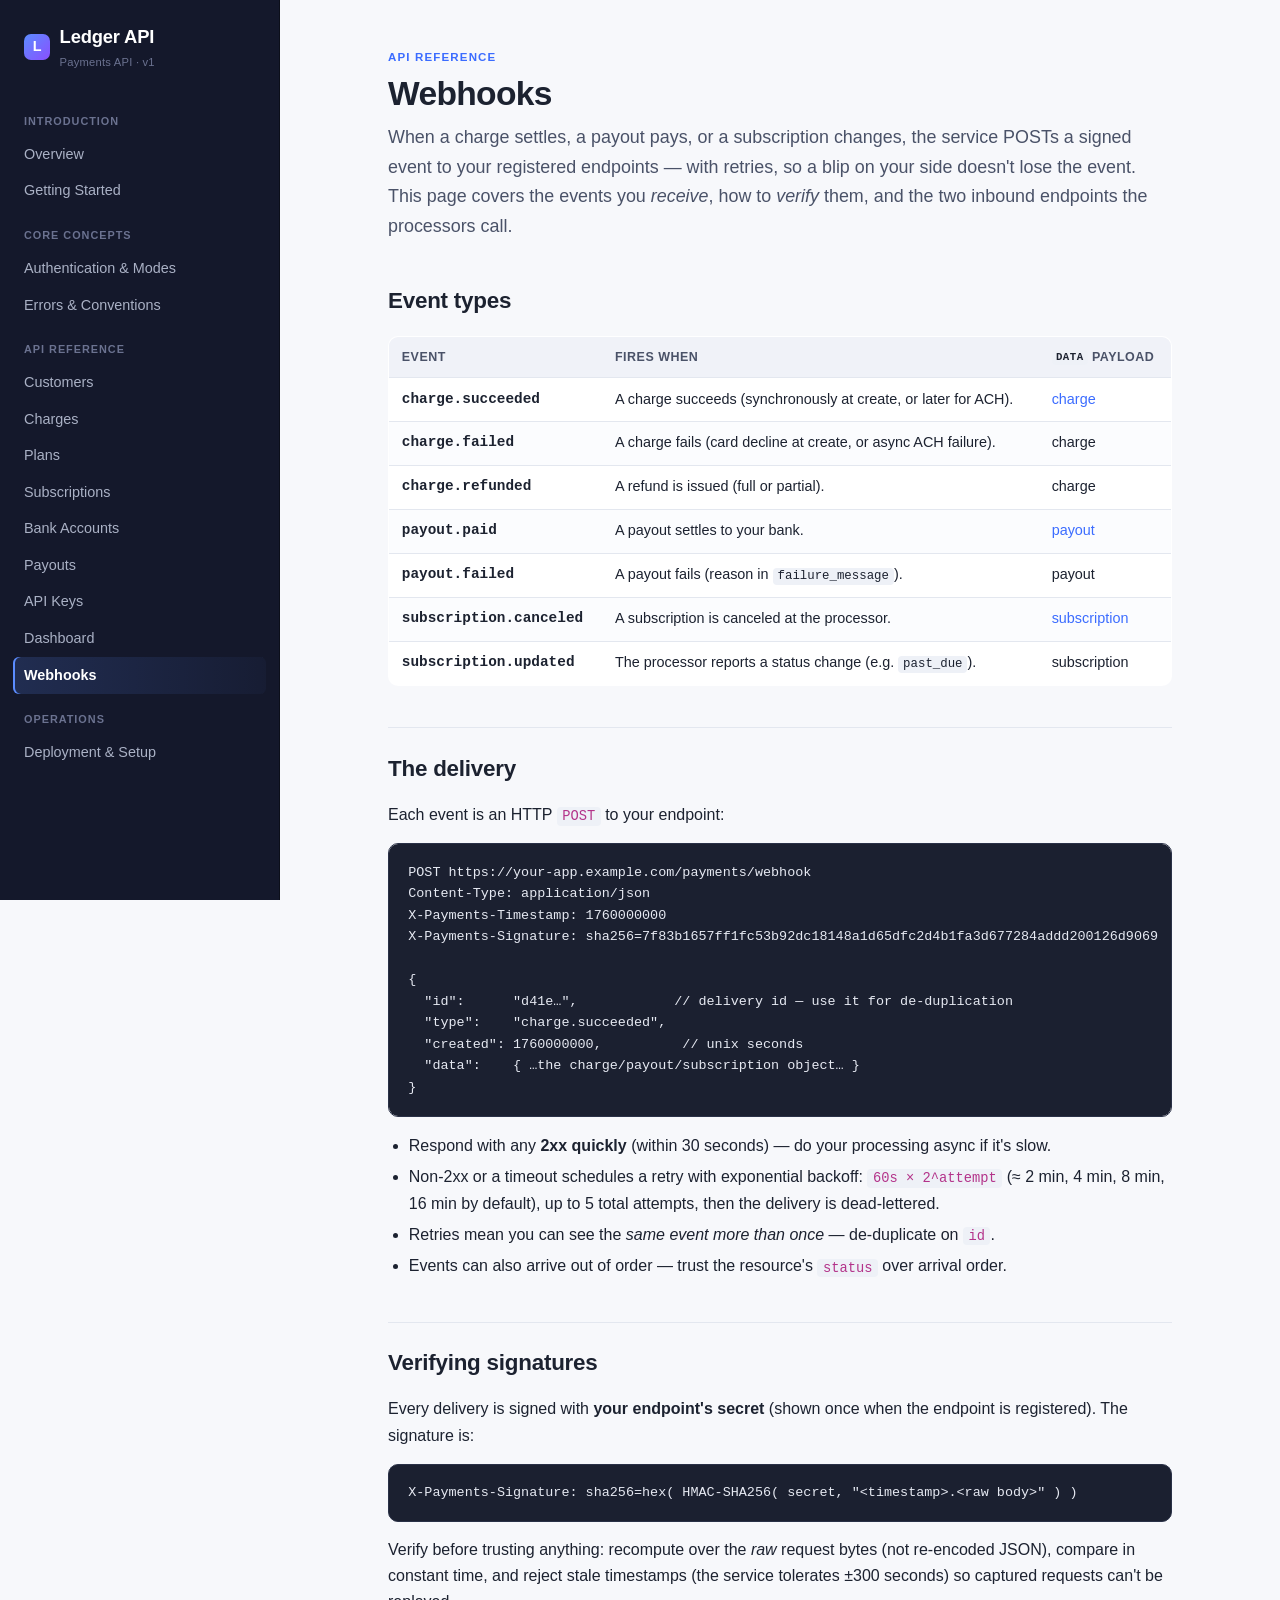
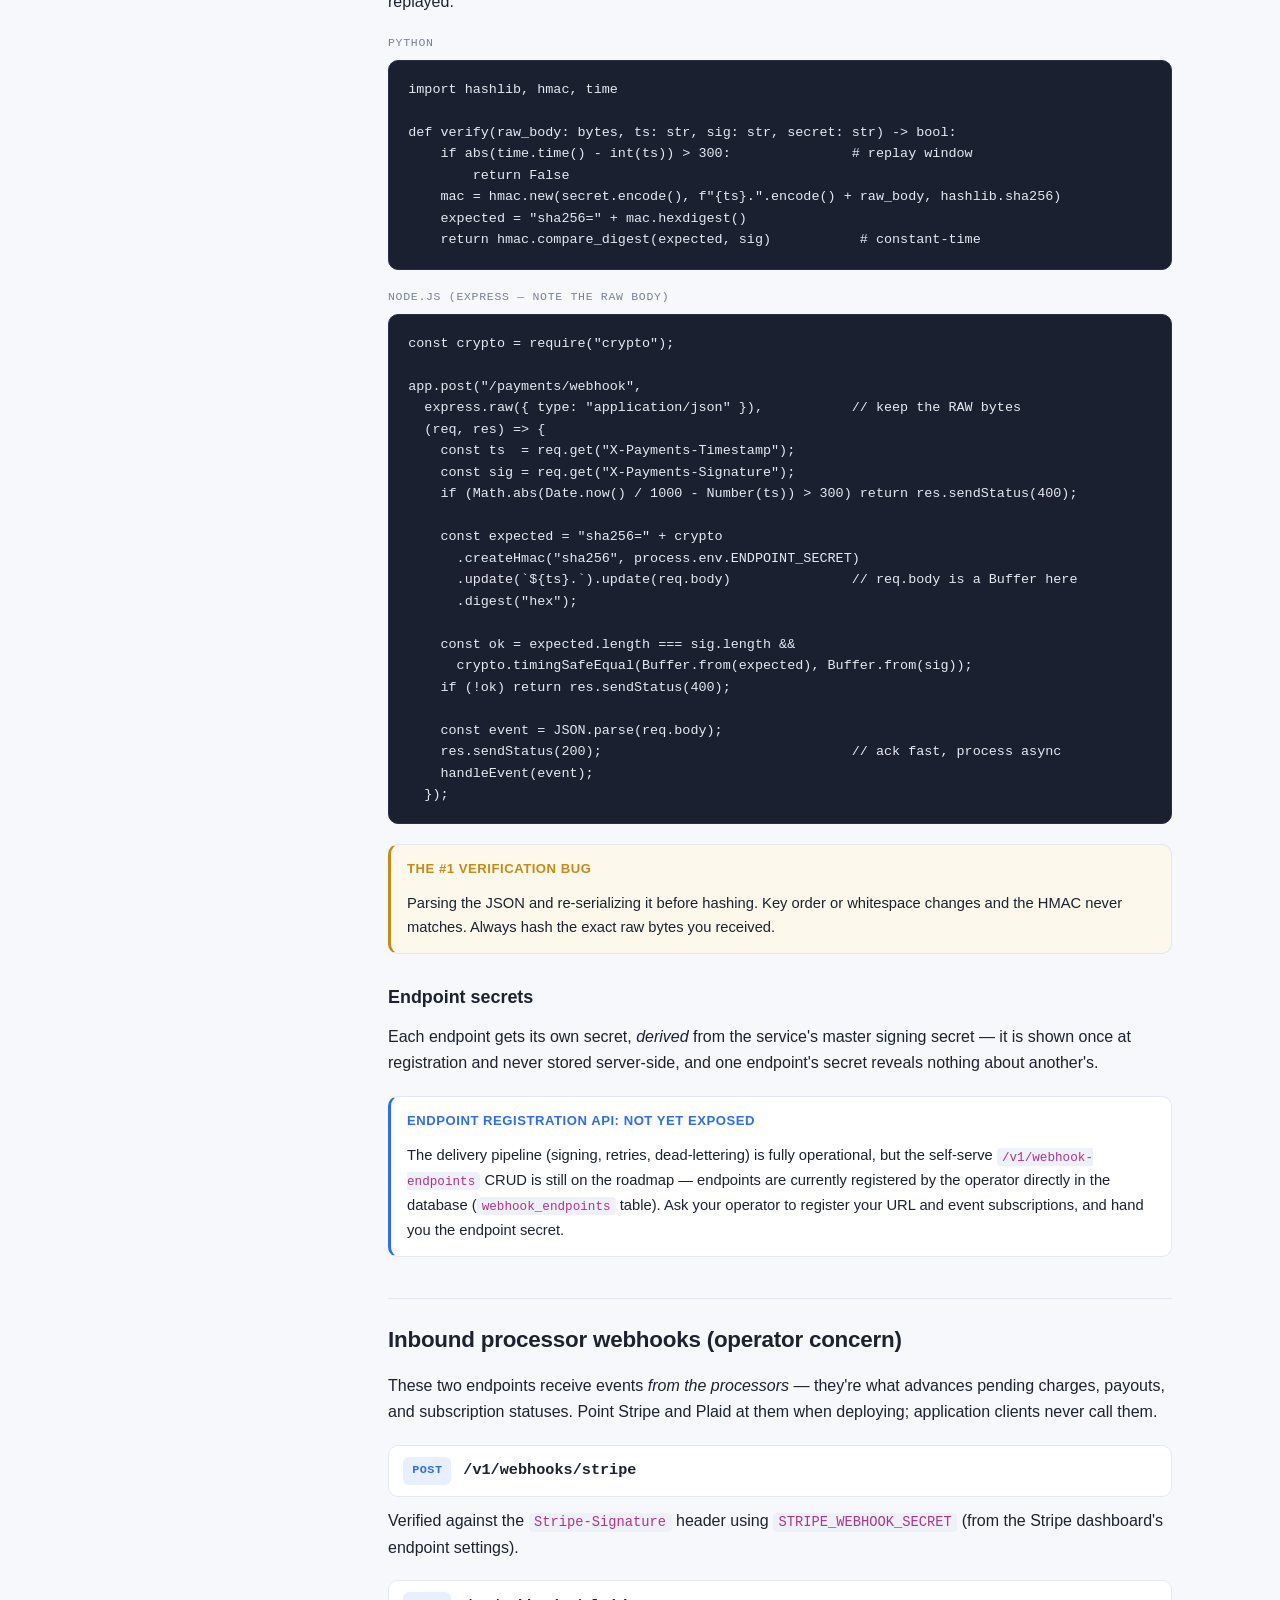
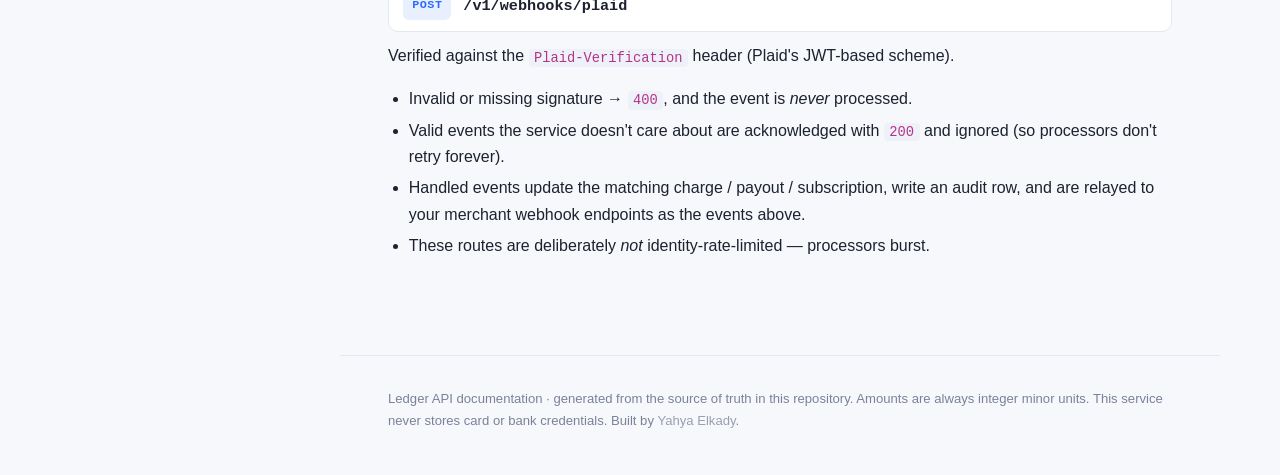
<file: docs/webhooks.html>
<!DOCTYPE html>
<html lang="en">
<head>
  <meta charset="utf-8" />
  <meta name="viewport" content="width=device-width, initial-scale=1" />
  <title>Webhooks · Ledger API</title>
  <link rel="stylesheet" href="styles.css" />
</head>
<body>
  <div class="topbar">
    <button class="menu-toggle" aria-label="Toggle navigation">☰</button>
    <strong>Ledger API</strong>
  </div>
  <div class="layout">
    <aside class="sidebar">
      <div class="sidebar-brand">
        <span class="logo">L</span>
        <span>Ledger API<small>Payments API · v1</small></span>
      </div>
      <nav class="nav">
        <div class="nav-section">
          <div class="nav-section-title">Introduction</div>
          <a href="index.html">Overview</a>
          <a href="getting-started.html">Getting Started</a>
        </div>
        <div class="nav-section">
          <div class="nav-section-title">Core Concepts</div>
          <a href="authentication.html">Authentication &amp; Modes</a>
          <a href="errors.html">Errors &amp; Conventions</a>
        </div>
        <div class="nav-section">
          <div class="nav-section-title">API Reference</div>
          <a href="customers.html">Customers</a>
          <a href="charges.html">Charges</a>
          <a href="plans.html">Plans</a>
          <a href="subscriptions.html">Subscriptions</a>
          <a href="bank-accounts.html">Bank Accounts</a>
          <a href="payouts.html">Payouts</a>
          <a href="apikeys.html">API Keys</a>
          <a href="dashboard.html">Dashboard</a>
          <a href="webhooks.html">Webhooks</a>
        </div>
        <div class="nav-section">
          <div class="nav-section-title">Operations</div>
          <a href="dev-setup.html">Deployment &amp; Setup</a>
        </div>
      </nav>
    </aside>
    <div class="content">
      <main class="content-inner">

<div class="eyebrow">API Reference</div>
<h1>Webhooks</h1>
<p class="lead">
  When a charge settles, a payout pays, or a subscription changes, the service POSTs a signed
  event to your registered endpoints — with retries, so a blip on your side doesn't lose the
  event. This page covers the events you <em>receive</em>, how to <em>verify</em> them, and the
  two inbound endpoints the processors call.
</p>

<h2>Event types</h2>
<div class="table-wrap">
<table>
  <thead><tr><th>Event</th><th>Fires when</th><th><code>data</code> payload</th></tr></thead>
  <tbody>
    <tr><td class="field-name">charge.succeeded</td><td>A charge succeeds (synchronously at create, or later for ACH).</td><td><a href="charges.html">charge</a></td></tr>
    <tr><td class="field-name">charge.failed</td><td>A charge fails (card decline at create, or async ACH failure).</td><td>charge</td></tr>
    <tr><td class="field-name">charge.refunded</td><td>A refund is issued (full or partial).</td><td>charge</td></tr>
    <tr><td class="field-name">payout.paid</td><td>A payout settles to your bank.</td><td><a href="payouts.html">payout</a></td></tr>
    <tr><td class="field-name">payout.failed</td><td>A payout fails (reason in <code>failure_message</code>).</td><td>payout</td></tr>
    <tr><td class="field-name">subscription.canceled</td><td>A subscription is canceled at the processor.</td><td><a href="subscriptions.html">subscription</a></td></tr>
    <tr><td class="field-name">subscription.updated</td><td>The processor reports a status change (e.g. <code>past_due</code>).</td><td>subscription</td></tr>
  </tbody>
</table>
</div>

<h2>The delivery</h2>
<p>Each event is an HTTP <code>POST</code> to your endpoint:</p>
<pre><code>POST https://your-app.example.com/payments/webhook
Content-Type: application/json
X-Payments-Timestamp: 1760000000
X-Payments-Signature: sha256=7f83b1657ff1fc53b92dc18148a1d65dfc2d4b1fa3d677284addd200126d9069

{
  "id":      "d41e…",            // delivery id — use it for de-duplication
  "type":    "charge.succeeded",
  "created": 1760000000,          // unix seconds
  "data":    { …the charge/payout/subscription object… }
}</code></pre>
<ul>
  <li>Respond with any <strong>2xx quickly</strong> (within 30 seconds) — do your processing
    async if it's slow.</li>
  <li>Non-2xx or a timeout schedules a retry with exponential backoff:
    <code>60s × 2^attempt</code> (≈ 2&nbsp;min, 4&nbsp;min, 8&nbsp;min, 16&nbsp;min by default),
    up to 5 total attempts, then the delivery is dead-lettered.</li>
  <li>Retries mean you can see the <em>same event more than once</em> — de-duplicate on
    <code>id</code>.</li>
  <li>Events can also arrive out of order — trust the resource's <code>status</code> over
    arrival order.</li>
</ul>

<h2 class="anchor-h" id="verify">Verifying signatures</h2>
<p>Every delivery is signed with <strong>your endpoint's secret</strong> (shown once when the
endpoint is registered). The signature is:</p>
<pre><code>X-Payments-Signature: sha256=hex( HMAC-SHA256( secret, "&lt;timestamp&gt;.&lt;raw body&gt;" ) )</code></pre>
<p>Verify before trusting anything: recompute over the <em>raw</em> request bytes (not re-encoded
JSON), compare in constant time, and reject stale timestamps (the service tolerates ±300
seconds) so captured requests can't be replayed.</p>

<p class="code-label">Python</p>
<pre><code>import hashlib, hmac, time

def verify(raw_body: bytes, ts: str, sig: str, secret: str) -> bool:
    if abs(time.time() - int(ts)) > 300:               # replay window
        return False
    mac = hmac.new(secret.encode(), f"{ts}.".encode() + raw_body, hashlib.sha256)
    expected = "sha256=" + mac.hexdigest()
    return hmac.compare_digest(expected, sig)           # constant-time</code></pre>

<p class="code-label">Node.js (Express — note the raw body)</p>
<pre><code>const crypto = require("crypto");

app.post("/payments/webhook",
  express.raw({ type: "application/json" }),           // keep the RAW bytes
  (req, res) => {
    const ts  = req.get("X-Payments-Timestamp");
    const sig = req.get("X-Payments-Signature");
    if (Math.abs(Date.now() / 1000 - Number(ts)) > 300) return res.sendStatus(400);

    const expected = "sha256=" + crypto
      .createHmac("sha256", process.env.ENDPOINT_SECRET)
      .update(`${ts}.`).update(req.body)               // req.body is a Buffer here
      .digest("hex");

    const ok = expected.length === sig.length &&
      crypto.timingSafeEqual(Buffer.from(expected), Buffer.from(sig));
    if (!ok) return res.sendStatus(400);

    const event = JSON.parse(req.body);
    res.sendStatus(200);                               // ack fast, process async
    handleEvent(event);
  });</code></pre>

<div class="callout warning">
  <span class="callout-title">The #1 verification bug</span>
  <p>Parsing the JSON and re-serializing it before hashing. Key order or whitespace changes and
  the HMAC never matches. Always hash the exact raw bytes you received.</p>
</div>

<h3>Endpoint secrets</h3>
<p>Each endpoint gets its own secret, <em>derived</em> from the service's master signing secret
— it is shown once at registration and never stored server-side, and one endpoint's secret
reveals nothing about another's.</p>
<div class="callout note">
  <span class="callout-title">Endpoint registration API: not yet exposed</span>
  <p>The delivery pipeline (signing, retries, dead-lettering) is fully operational, but the
  self-serve <code>/v1/webhook-endpoints</code> CRUD is still on the roadmap — endpoints are
  currently registered by the operator directly in the database (<code>webhook_endpoints</code>
  table). Ask your operator to register your URL and event subscriptions, and hand you the
  endpoint secret.</p>
</div>

<h2>Inbound processor webhooks (operator concern)</h2>
<p>These two endpoints receive events <em>from the processors</em> — they're what advances
pending charges, payouts, and subscription statuses. Point Stripe and Plaid at them when
deploying; application clients never call them.</p>

<div class="endpoint"><span class="method post">POST</span><span class="path">/v1/webhooks/stripe</span></div>
<p>Verified against the <code>Stripe-Signature</code> header using
<code>STRIPE_WEBHOOK_SECRET</code> (from the Stripe dashboard's endpoint settings).</p>

<div class="endpoint"><span class="method post">POST</span><span class="path">/v1/webhooks/plaid</span></div>
<p>Verified against the <code>Plaid-Verification</code> header (Plaid's JWT-based scheme).</p>

<ul>
  <li>Invalid or missing signature → <code>400</code>, and the event is <em>never</em>
    processed.</li>
  <li>Valid events the service doesn't care about are acknowledged with <code>200</code> and
    ignored (so processors don't retry forever).</li>
  <li>Handled events update the matching charge / payout / subscription, write an audit row,
    and are relayed to your merchant webhook endpoints as the events above.</li>
  <li>These routes are deliberately <em>not</em> identity-rate-limited — processors burst.</li>
</ul>

      </main>
      <footer class="footer">
        Ledger API documentation · generated from the source of truth in this repository.
        Amounts are always integer minor units. This service never stores card or bank credentials.
        Built by <a href="https://github.com/yahya-elkady/ledger" style="color:inherit;opacity:0.75;">Yahya Elkady</a>.
      </footer>
    </div>
  </div>
  <script>
    (function () {
      var file = location.pathname.split('/').pop() || 'index.html';
      var links = document.querySelectorAll('.nav a');
      for (var i = 0; i < links.length; i++) {
        if (links[i].getAttribute('href') === file) links[i].classList.add('active');
      }
      var toggle = document.querySelector('.menu-toggle');
      if (toggle) toggle.addEventListener('click', function () { document.body.classList.toggle('nav-open'); });
      document.addEventListener('click', function (e) {
        if (document.body.classList.contains('nav-open') && e.target.classList.contains('nav-open')) {
          document.body.classList.remove('nav-open');
        }
      });
    })();
  </script>
</body>
</html>
</file>
<file: docs/styles.css>
/* ===========================================================================
   Ledger API — documentation stylesheet
   A single shared theme for every page in /docs. No external dependencies, so
   the pages render identically when opened directly from disk (file://).
   =========================================================================== */

:root {
  --bg:            #0f1220;
  --sidebar-bg:    #14182b;
  --sidebar-fg:    #aab1c5;
  --sidebar-fg-mut:#6b7290;
  --sidebar-active:#5b8cff;
  --content-bg:    #f7f8fb;
  --card-bg:       #ffffff;
  --ink:           #1c2230;
  --ink-soft:      #4a5268;
  --ink-mut:       #79829a;
  --border:        #e3e7ef;
  --border-strong: #cfd5e2;
  --accent:        #3b6cff;
  --accent-soft:   #eaf0ff;
  --code-bg:       #1b2030;
  --code-fg:       #e6e9f2;
  --code-inline-bg:#eef1f7;
  --code-inline-fg:#b3338a;

  --get:    #1f9d63;
  --get-bg: #e6f6ee;
  --post:   #2b6cff;
  --post-bg:#e8f0ff;
  --put:    #b8761c;
  --put-bg: #fbf0db;
  --delete: #d23b3b;
  --delete-bg:#fbe6e6;

  --note:   #2b6cff;
  --tip:    #1f9d63;
  --warn:   #c98a14;
  --sec:    #8a4fff;

  --radius: 10px;
  --radius-sm: 6px;
  --mono: ui-monospace, "SF Mono", "JetBrains Mono", "Fira Code", Menlo, Consolas, monospace;
  --sans: -apple-system, BlinkMacSystemFont, "Segoe UI", Roboto, "Helvetica Neue", Arial, sans-serif;
}

* { box-sizing: border-box; }

html { scroll-behavior: smooth; }

body {
  margin: 0;
  font-family: var(--sans);
  color: var(--ink);
  background: var(--content-bg);
  line-height: 1.65;
  -webkit-font-smoothing: antialiased;
}

/* ---------- Layout -------------------------------------------------------- */

.layout { display: flex; min-height: 100vh; }

.sidebar {
  width: 280px;
  flex: 0 0 280px;
  background: var(--sidebar-bg);
  color: var(--sidebar-fg);
  position: sticky;
  top: 0;
  align-self: flex-start;
  height: 100vh;
  overflow-y: auto;
  padding: 0 0 2rem;
  border-right: 1px solid #0c0f1a;
}

.sidebar-brand {
  display: flex;
  align-items: center;
  gap: 0.6rem;
  padding: 1.4rem 1.5rem 1.1rem;
  font-weight: 700;
  font-size: 1.15rem;
  color: #fff;
  letter-spacing: -0.01em;
  position: sticky;
  top: 0;
  background: var(--sidebar-bg);
  z-index: 2;
}
.sidebar-brand .logo {
  width: 26px; height: 26px;
  border-radius: 7px;
  background: linear-gradient(135deg, #5b8cff, #8a4fff);
  display: inline-flex; align-items: center; justify-content: center;
  font-size: 0.9rem; color: #fff; font-weight: 800;
  flex: 0 0 auto;
}
.sidebar-brand small { display:block; font-weight: 500; font-size: 0.7rem; color: var(--sidebar-fg-mut); letter-spacing: 0.02em; }

.nav { padding: 0.4rem 0.8rem; }
.nav-section { margin-top: 1.1rem; }
.nav-section-title {
  text-transform: uppercase;
  font-size: 0.68rem;
  letter-spacing: 0.09em;
  color: var(--sidebar-fg-mut);
  padding: 0 0.7rem;
  margin-bottom: 0.35rem;
  font-weight: 700;
}
.nav a {
  display: block;
  padding: 0.4rem 0.7rem;
  border-radius: var(--radius-sm);
  color: var(--sidebar-fg);
  text-decoration: none;
  font-size: 0.9rem;
  transition: background 0.12s, color 0.12s;
}
.nav a:hover { background: rgba(255,255,255,0.05); color: #fff; }
.nav a.active {
  background: linear-gradient(90deg, rgba(91,140,255,0.18), rgba(91,140,255,0.04));
  color: #fff;
  box-shadow: inset 2px 0 0 var(--sidebar-active);
  font-weight: 600;
}

/* ---------- Content ------------------------------------------------------- */

.content { flex: 1 1 auto; min-width: 0; }
.content-inner {
  max-width: 880px;
  margin: 0 auto;
  padding: 3rem 3rem 5rem;
}

.eyebrow {
  text-transform: uppercase;
  letter-spacing: 0.1em;
  font-size: 0.72rem;
  font-weight: 700;
  color: var(--accent);
  margin-bottom: 0.5rem;
}

h1 { font-size: 2.1rem; line-height: 1.15; letter-spacing: -0.02em; margin: 0 0 0.6rem; }
h2 {
  font-size: 1.4rem; letter-spacing: -0.01em; margin: 2.6rem 0 0.9rem;
  padding-top: 1.4rem; border-top: 1px solid var(--border);
}
h2:first-of-type { border-top: none; padding-top: 0; }
h3 { font-size: 1.12rem; margin: 1.8rem 0 0.6rem; }
h4 { font-size: 0.98rem; margin: 1.3rem 0 0.5rem; color: var(--ink-soft); }

.lead { font-size: 1.12rem; color: var(--ink-soft); margin: 0 0 1.6rem; }

p { margin: 0.7rem 0; }
a { color: var(--accent); text-decoration: none; }
a:hover { text-decoration: underline; }

ul, ol { padding-left: 1.3rem; }
li { margin: 0.3rem 0; }

hr { border: none; border-top: 1px solid var(--border); margin: 2.4rem 0; }

/* ---------- Inline + block code ------------------------------------------ */

code {
  font-family: var(--mono);
  font-size: 0.86em;
  background: var(--code-inline-bg);
  color: var(--code-inline-fg);
  padding: 0.12em 0.4em;
  border-radius: 4px;
  word-break: break-word;
}

pre {
  background: var(--code-bg);
  color: var(--code-fg);
  padding: 1.1rem 1.2rem;
  border-radius: var(--radius);
  overflow-x: auto;
  font-family: var(--mono);
  font-size: 0.84rem;
  line-height: 1.6;
  margin: 0.9rem 0;
  border: 1px solid #2a3147;
}
pre code { background: none; color: inherit; padding: 0; font-size: inherit; border-radius: 0; }

/* lightweight token coloring applied via spans the authors may add */
pre .c-key { color: #8ab4ff; }
pre .c-str { color: #9ae6a4; }
pre .c-num { color: #f0a96b; }
pre .c-com { color: #6b7290; font-style: italic; }
pre .c-punc{ color: #aab1c5; }

.code-label {
  font-family: var(--mono);
  font-size: 0.72rem;
  text-transform: uppercase;
  letter-spacing: 0.06em;
  color: var(--ink-mut);
  margin: 1.1rem 0 -0.4rem;
}

/* ---------- Endpoint header ---------------------------------------------- */

.endpoint {
  display: flex;
  align-items: center;
  gap: 0.75rem;
  flex-wrap: wrap;
  background: var(--card-bg);
  border: 1px solid var(--border);
  border-radius: var(--radius);
  padding: 0.7rem 0.9rem;
  margin: 1.2rem 0 0.6rem;
}
.endpoint .path {
  font-family: var(--mono);
  font-size: 0.95rem;
  color: var(--ink);
  font-weight: 600;
  word-break: break-all;
}

.method {
  font-family: var(--mono);
  font-weight: 700;
  font-size: 0.74rem;
  letter-spacing: 0.04em;
  padding: 0.25rem 0.55rem;
  border-radius: var(--radius-sm);
  text-transform: uppercase;
  flex: 0 0 auto;
}
.method.get    { color: var(--get);    background: var(--get-bg); }
.method.post   { color: var(--post);   background: var(--post-bg); }
.method.put    { color: var(--put);    background: var(--put-bg); }
.method.delete { color: var(--delete); background: var(--delete-bg); }

/* ---------- Pills / tags -------------------------------------------------- */

.pill {
  display: inline-block;
  font-size: 0.72rem;
  font-weight: 600;
  padding: 0.18rem 0.55rem;
  border-radius: 999px;
  border: 1px solid var(--border-strong);
  color: var(--ink-soft);
  background: #fff;
  white-space: nowrap;
}
.pill.req   { color: var(--delete); border-color: #f0c5c5; background: var(--delete-bg); }
.pill.opt   { color: var(--ink-mut); }
.pill.scope { color: var(--accent); border-color: #c3d4ff; background: var(--accent-soft); }
.pill.mode  { color: var(--put);    border-color: #ecd6a8; background: var(--put-bg); }
.pill.auth  { color: var(--sec);    border-color: #ddccff; background: #f3ecff; }
.pill.muted { color: var(--ink-mut); }

.meta-row { display: flex; gap: 0.5rem; flex-wrap: wrap; align-items: center; margin: 0.4rem 0 1rem; }

/* ---------- Tables -------------------------------------------------------- */

.table-wrap { overflow-x: auto; margin: 1rem 0; }

table {
  width: 100%;
  border-collapse: collapse;
  font-size: 0.9rem;
  background: var(--card-bg);
  border: 1px solid var(--border);
  border-radius: var(--radius);
  overflow: hidden;
}
thead th {
  text-align: left;
  background: #f0f2f8;
  color: var(--ink-soft);
  font-weight: 600;
  font-size: 0.78rem;
  text-transform: uppercase;
  letter-spacing: 0.04em;
  padding: 0.6rem 0.8rem;
  border-bottom: 1px solid var(--border);
}
tbody td { padding: 0.6rem 0.8rem; border-bottom: 1px solid var(--border); vertical-align: top; }
tbody tr:last-child td { border-bottom: none; }
tbody tr:nth-child(even) { background: #fbfcfe; }
td code, th code { background: var(--code-inline-bg); color: var(--ink); }
.field-name { font-family: var(--mono); font-weight: 600; color: var(--ink); white-space: nowrap; }
.field-type { font-family: var(--mono); font-size: 0.82rem; color: var(--ink-mut); white-space: nowrap; }

/* ---------- Callouts ------------------------------------------------------ */

.callout {
  border: 1px solid var(--border);
  border-left: 3px solid var(--note);
  background: var(--card-bg);
  border-radius: var(--radius);
  padding: 0.85rem 1rem;
  margin: 1.2rem 0;
  font-size: 0.92rem;
}
.callout p:first-child { margin-top: 0; }
.callout p:last-child { margin-bottom: 0; }
.callout .callout-title { font-weight: 700; display: block; margin-bottom: 0.2rem; font-size: 0.82rem; text-transform: uppercase; letter-spacing: 0.04em; }
.callout.note    { border-left-color: var(--note); }
.callout.note    .callout-title { color: var(--note); }
.callout.tip     { border-left-color: var(--tip); background: #f3faf5; }
.callout.tip     .callout-title { color: var(--tip); }
.callout.warning { border-left-color: var(--warn); background: #fdf8ec; }
.callout.warning .callout-title { color: var(--warn); }
.callout.security{ border-left-color: var(--sec); background: #f6f1ff; }
.callout.security .callout-title { color: var(--sec); }

/* ---------- Card grid (overview / hubs) ----------------------------------- */

.card-grid {
  display: grid;
  grid-template-columns: repeat(auto-fill, minmax(220px, 1fr));
  gap: 1rem;
  margin: 1.4rem 0;
}
.card {
  display: block;
  background: var(--card-bg);
  border: 1px solid var(--border);
  border-radius: var(--radius);
  padding: 1.1rem 1.2rem;
  text-decoration: none;
  color: var(--ink);
  transition: transform 0.12s, box-shadow 0.12s, border-color 0.12s;
}
.card:hover { transform: translateY(-2px); box-shadow: 0 8px 24px rgba(20,30,60,0.08); border-color: var(--border-strong); text-decoration: none; }
.card .card-title { font-weight: 700; font-size: 1.02rem; margin-bottom: 0.25rem; display:flex; align-items:center; gap:0.45rem; }
.card .card-desc { font-size: 0.86rem; color: var(--ink-mut); }

/* ---------- Misc ---------------------------------------------------------- */

.kbd {
  font-family: var(--mono); font-size: 0.8rem;
  background: #fff; border: 1px solid var(--border-strong);
  border-bottom-width: 2px; border-radius: 5px; padding: 0.05rem 0.4rem;
}

.steps { counter-reset: step; list-style: none; padding-left: 0; }
.steps > li { position: relative; padding-left: 2.4rem; margin: 1.1rem 0; }
.steps > li::before {
  counter-increment: step;
  content: counter(step);
  position: absolute; left: 0; top: 0;
  width: 1.7rem; height: 1.7rem;
  background: var(--accent); color: #fff;
  border-radius: 50%; display: flex; align-items: center; justify-content: center;
  font-weight: 700; font-size: 0.85rem;
}

.footer {
  max-width: 880px; margin: 0 auto; padding: 2rem 3rem 3rem;
  color: var(--ink-mut); font-size: 0.82rem; border-top: 1px solid var(--border);
}

.badge-row { display: flex; gap: 0.4rem; flex-wrap: wrap; margin: 0.6rem 0 1.4rem; }

.anchor-h { scroll-margin-top: 1rem; }

/* ---------- Mobile -------------------------------------------------------- */

.topbar {
  display: none;
  align-items: center;
  gap: 0.7rem;
  background: var(--sidebar-bg);
  color: #fff;
  padding: 0.7rem 1rem;
  position: sticky; top: 0; z-index: 20;
}
.menu-toggle {
  background: rgba(255,255,255,0.08);
  border: 1px solid rgba(255,255,255,0.14);
  color: #fff; border-radius: 6px; padding: 0.3rem 0.6rem;
  font-size: 1rem; cursor: pointer; line-height: 1;
}

@media (max-width: 860px) {
  .layout { flex-direction: column; }
  .topbar { display: flex; }
  .sidebar {
    position: fixed; top: 0; left: 0; bottom: 0; z-index: 30;
    transform: translateX(-100%);
    transition: transform 0.2s ease;
    box-shadow: 4px 0 24px rgba(0,0,0,0.3);
  }
  body.nav-open .sidebar { transform: translateX(0); }
  body.nav-open::after {
    content: ""; position: fixed; inset: 0; background: rgba(8,10,20,0.5); z-index: 25;
  }
  .content-inner { padding: 1.6rem 1.2rem 4rem; }
  .footer { padding: 1.6rem 1.2rem 3rem; }
  h1 { font-size: 1.7rem; }
}
</file>
